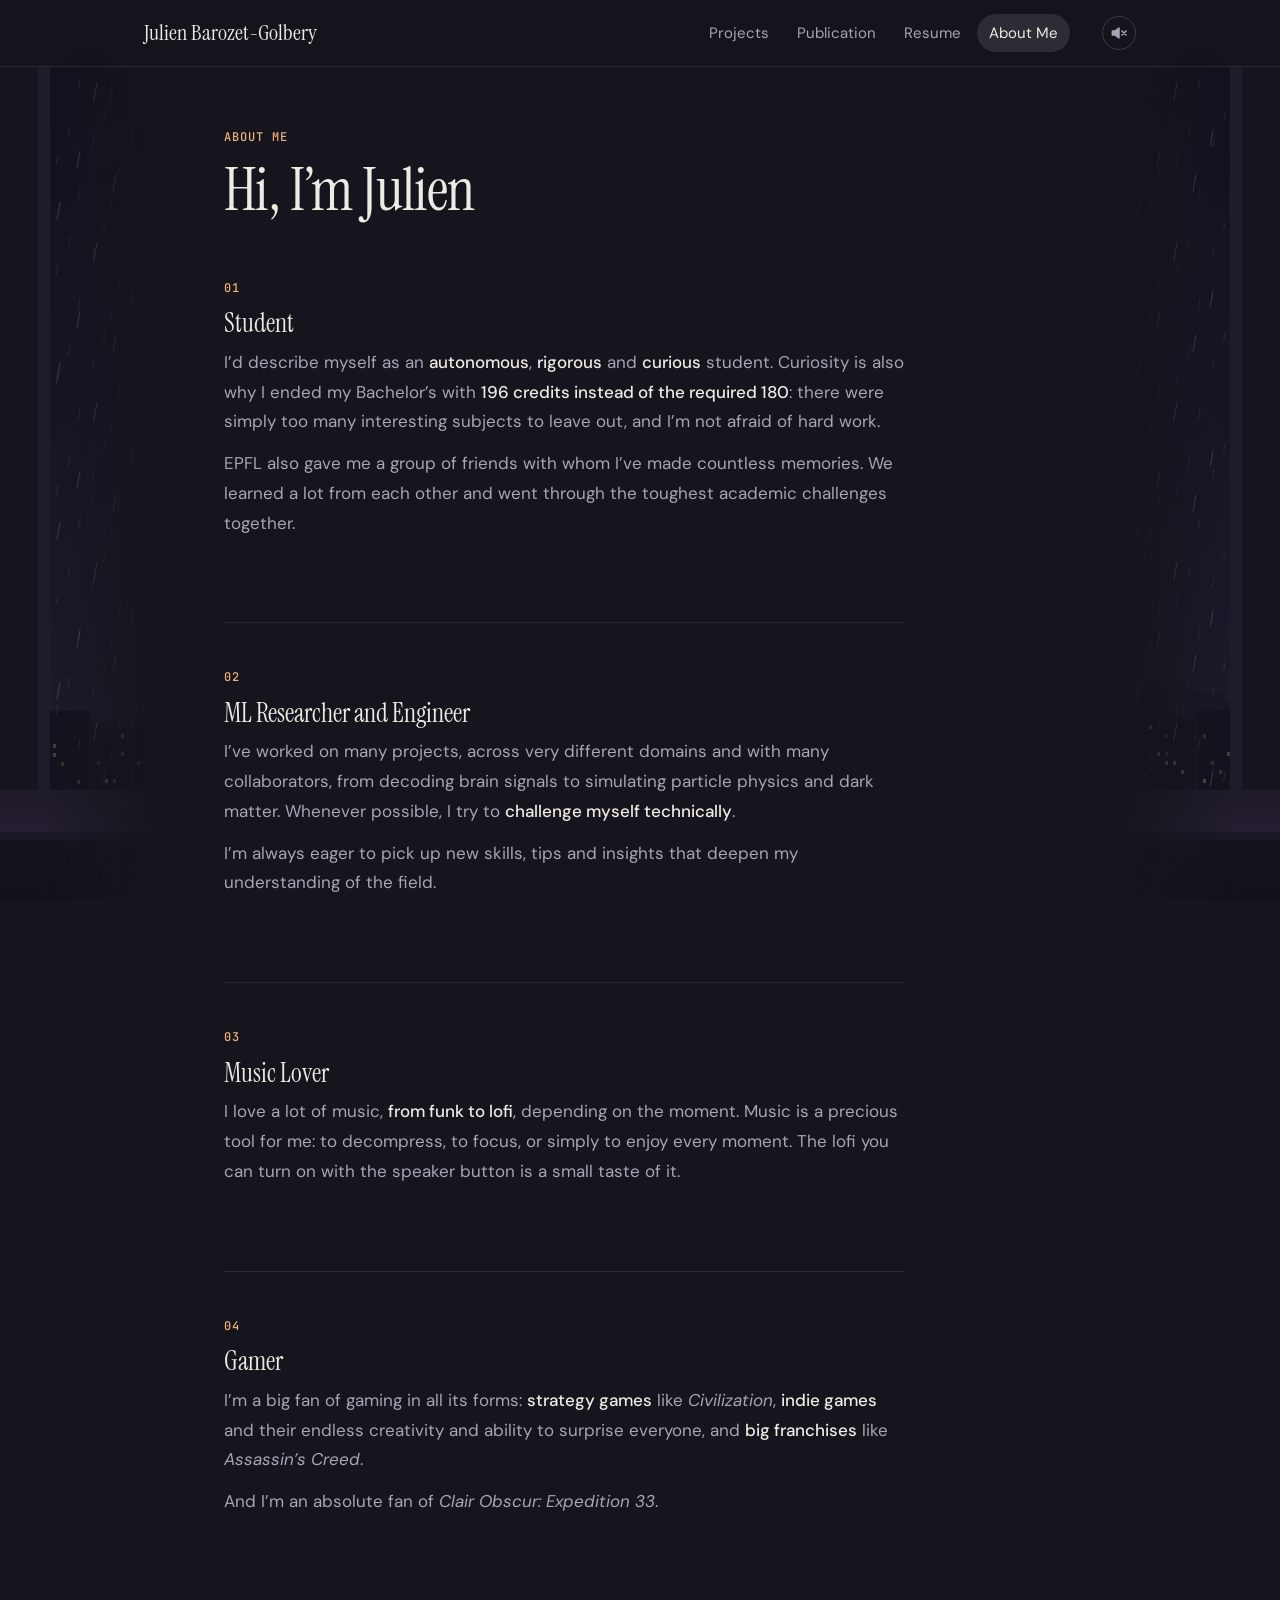
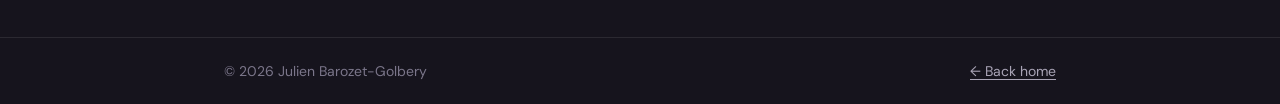
<file: about.html>
<!doctype html>
<html lang="en">
<head>
<meta charset="utf-8">
<meta name="viewport" content="width=device-width, initial-scale=1">
<title>About Me — Julien Barozet-Golbery</title>
<meta name="description" content="About Julien Barozet-Golbery: student at EPFL, aspiring ML researcher/engineer, music lover and gamer.">
<meta name="theme-color" content="#16141d">
<link rel="preconnect" href="https://fonts.googleapis.com">
<link rel="preconnect" href="https://fonts.gstatic.com" crossorigin>
<link href="https://fonts.googleapis.com/css2?family=DM+Sans:opsz,wght@9..40,400;9..40,500;9..40,700&family=Instrument+Serif:ital@0;1&family=JetBrains+Mono:wght@400;500&display=swap" rel="stylesheet">
<link rel="stylesheet" href="assets/site.css?v=13">
</head>
<body>
<div class="ambient" aria-hidden="true"><div class="amb-window"><div class="amb-city"></div><div class="amb-rain far"></div><div class="amb-rain"></div></div><div class="amb-desk"></div></div>
<a class="skip" href="#main">Skip to content</a>
<header class="top">
  <nav class="top-in" aria-label="Main">
    <a class="brand" href="index.html">Julien Barozet-Golbery</a>
    <ul class="links">
      <li><a href="projects.html">Projects</a></li>
      <li><a href="publications.html">Publication</a></li>
      <li><a href="resume.html">Resume</a></li>
      <li><a href="about.html" aria-current="page">About Me</a></li>
    </ul>
    <button class="mute" id="music" type="button" aria-pressed="false" aria-label="Background music" title="Play music and rain"><svg viewBox="0 0 24 24" aria-hidden="true"><path class="spk" d="M4 9.5h3.5L12 6v12l-4.5-3.5H4z"/><path class="on" d="M15.5 9.5a3.5 3.5 0 0 1 0 5M18 7a7 7 0 0 1 0 10"/><path class="off" d="M15.5 9.5l5 5M20.5 9.5l-5 5"/></svg></button>
  </nav>
</header>

<main id="main" class="detail">
  <div class="page-head">
    <span class="eyebrow">About Me</span>
    <h1>Hi, I’m Julien</h1>
  </div>

  <!-- ✏️ One <section class="chapter"> per side of me. Each fades in as the visitor scrolls. -->
  <article class="story">
    <section class="chapter" aria-labelledby="ch-student">
      <span class="num">01</span>
      <h2 id="ch-student">Student</h2>
      <p>I’d describe myself as an <strong>autonomous</strong>, <strong>rigorous</strong> and <strong>curious</strong> student. Curiosity is also why I ended my Bachelor’s with <strong>196 credits instead of the required 180</strong>: there were simply too many interesting subjects to leave out, and I’m not afraid of hard work.</p>
      <p>EPFL also gave me a group of friends with whom I’ve made countless memories. We learned a lot from each other and went through the toughest academic challenges together.</p>
    </section>

    <section class="chapter" aria-labelledby="ch-research">
      <span class="num">02</span>
      <h2 id="ch-research">ML Researcher and Engineer</h2>
      <p>I’ve worked on many projects, across very different domains and with many collaborators, from decoding brain signals to simulating particle physics and dark matter. Whenever possible, I try to <strong>challenge myself technically</strong>.</p>
      <p>I’m always eager to pick up new skills, tips and insights that deepen my understanding of the field.</p>
    </section>

    <section class="chapter" aria-labelledby="ch-music">
      <span class="num">03</span>
      <h2 id="ch-music">Music Lover</h2>
      <p>I love a lot of music, <strong>from funk to lofi</strong>, depending on the moment. Music is a precious tool for me: to decompress, to focus, or simply to enjoy every moment. The lofi you can turn on with the speaker button is a small taste of it.</p>
    </section>


    <section class="chapter" aria-labelledby="ch-gamer">
      <span class="num">04</span>
      <h2 id="ch-gamer">Gamer</h2>
      <p>I’m a big fan of gaming in all its forms: <strong>strategy games</strong> like <em>Civilization</em>, <strong>indie games</strong> and their endless creativity and ability to surprise everyone, and <strong>big franchises</strong> like <em>Assassin’s Creed</em>.</p>
      <p>And I’m an absolute fan of <em>Clair Obscur: Expedition 33</em>.</p>
    </section>
  </article>
</main>

<footer class="foot">
  <div class="foot-in"><span>© <span class="yr"></span> Julien Barozet-Golbery</span><a href="index.html">← Back home</a></div>
</footer>
<script>
{ // block scope: this page can run again when revisited without a reload (assets/router.js)
  document.querySelector('.yr').textContent = new Date().getFullYear();
  // each chapter fades in as it scrolls into view
  const chapters = document.querySelectorAll('.chapter');
  if ('IntersectionObserver' in window && !matchMedia('(prefers-reduced-motion: reduce)').matches) {
    const io = new IntersectionObserver(entries => entries.forEach(e => {
      if (e.isIntersecting) { e.target.classList.add('in'); io.unobserve(e.target); }
    }), { rootMargin: '0px 0px -12% 0px' });
    chapters.forEach(c => { c.classList.add('reveal'); io.observe(c); });
    document.addEventListener('page:leave', () => io.disconnect(), { once: true });
  }
}
</script>
<script src="assets/music.js?v=3"></script>
<script src="assets/router.js?v=3"></script>
</body>
</html>
</file>
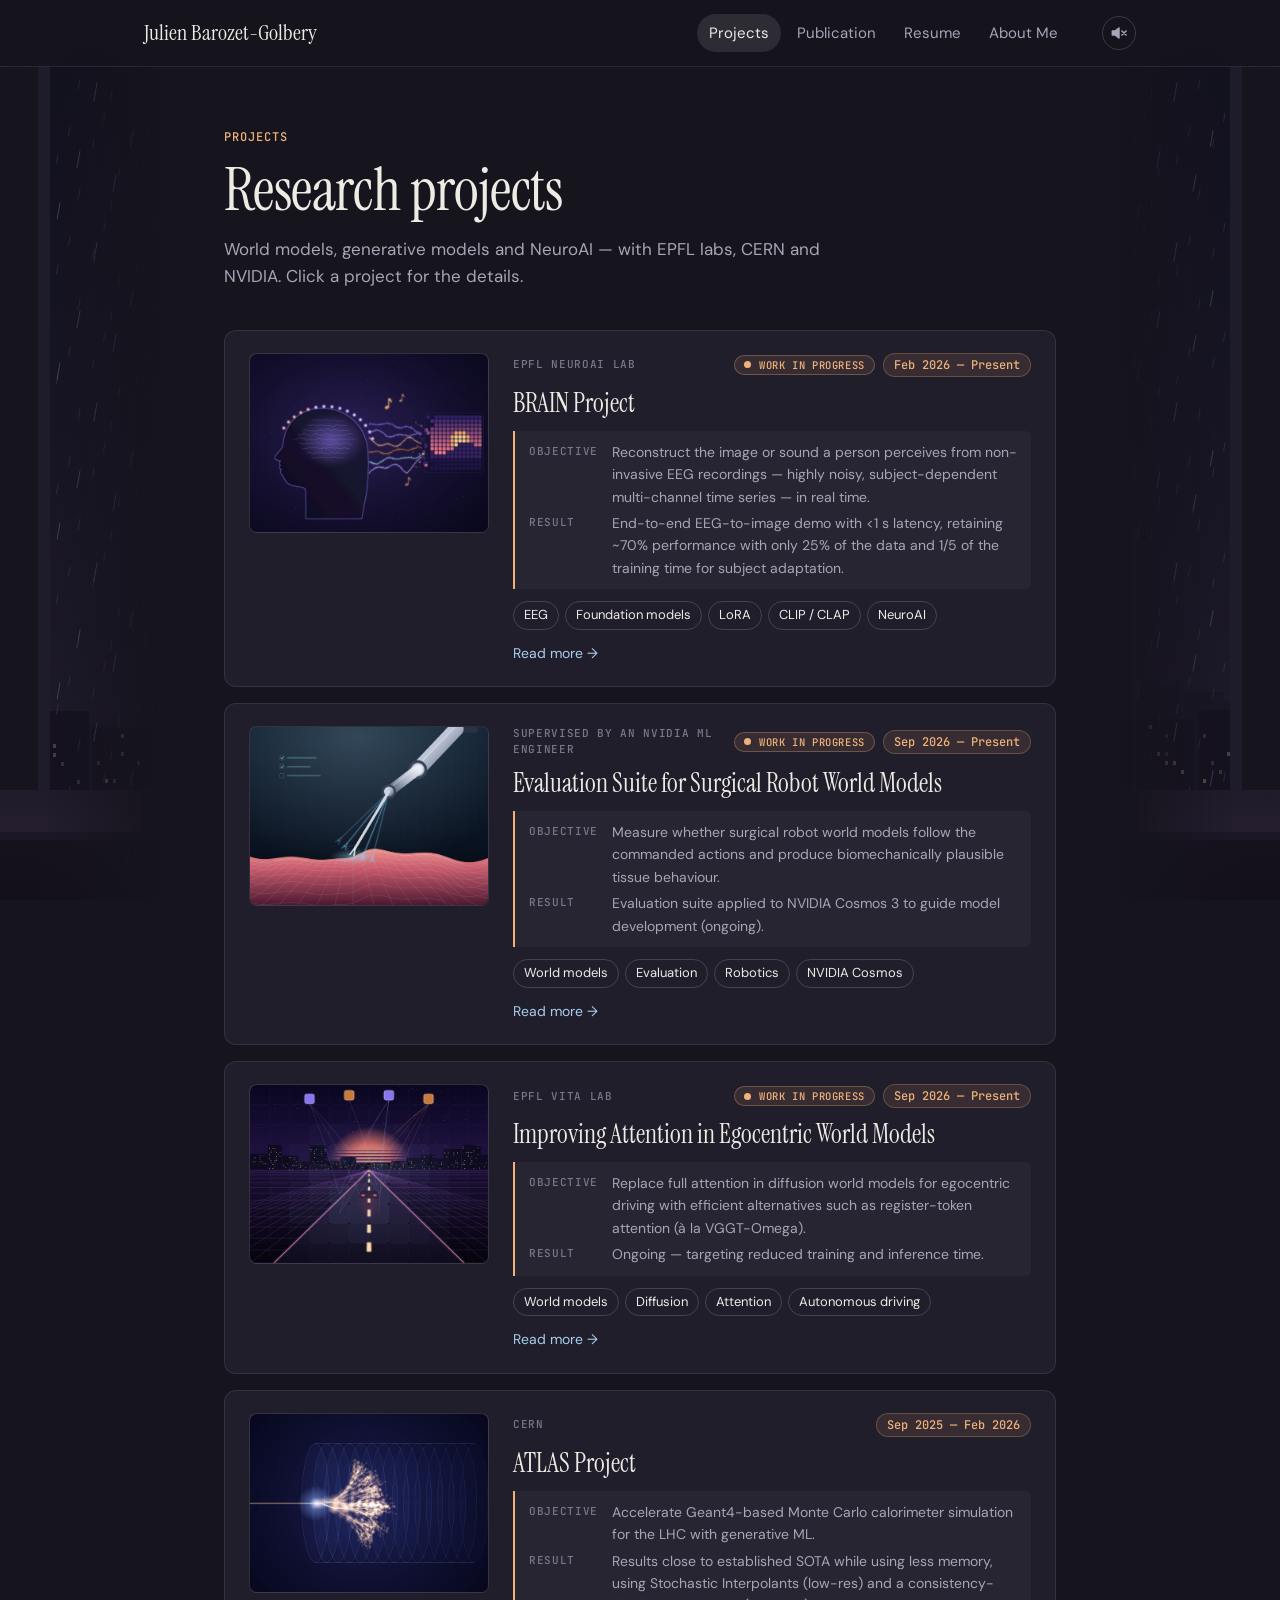
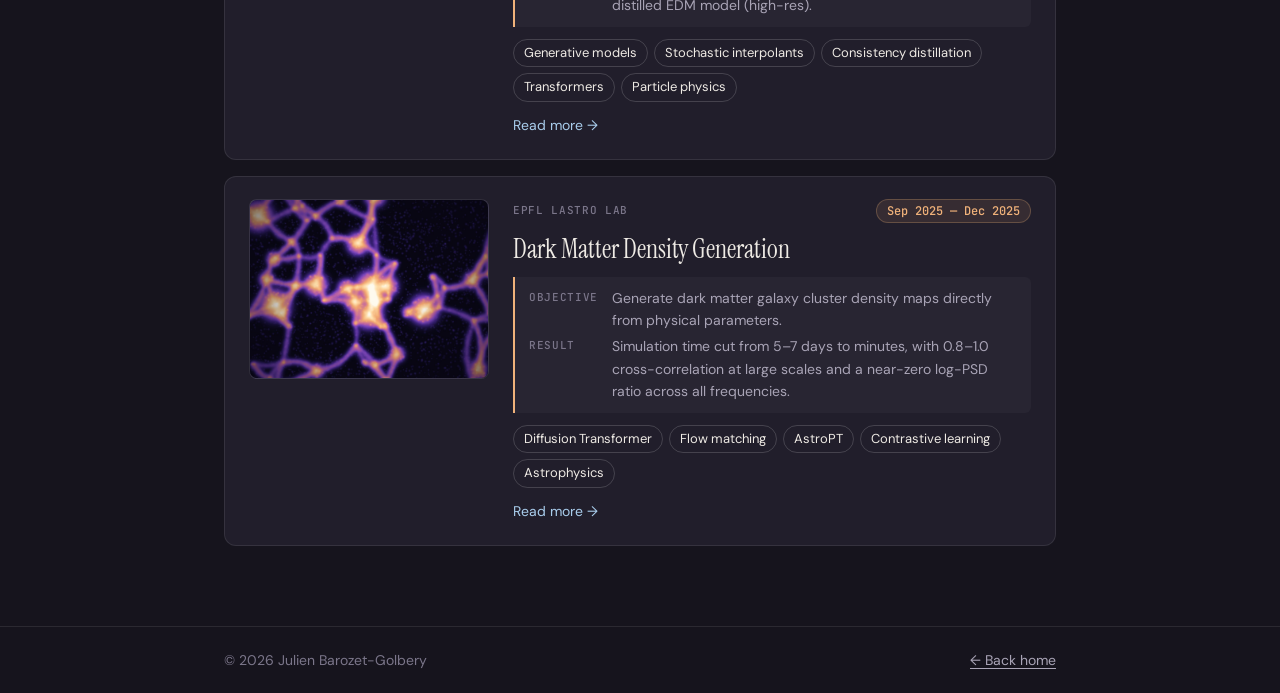
<file: projects.html>
<!doctype html>
<html lang="en">
<head>
<meta charset="utf-8">
<meta name="viewport" content="width=device-width, initial-scale=1">
<title>Projects — Julien Barozet-Golbery</title>
<meta name="description" content="Research projects by Julien Barozet-Golbery.">
<meta name="theme-color" content="#16141d">
<link rel="preconnect" href="https://fonts.googleapis.com">
<link rel="preconnect" href="https://fonts.gstatic.com" crossorigin>
<link href="https://fonts.googleapis.com/css2?family=DM+Sans:opsz,wght@9..40,400;9..40,500;9..40,700&family=Instrument+Serif:ital@0;1&family=JetBrains+Mono:wght@400;500&display=swap" rel="stylesheet">
<link rel="stylesheet" href="assets/site.css?v=13">
</head>
<body>
<div class="ambient" aria-hidden="true"><div class="amb-window"><div class="amb-city"></div><div class="amb-rain far"></div><div class="amb-rain"></div></div><div class="amb-desk"></div></div>
<a class="skip" href="#main">Skip to content</a>
<header class="top">
  <nav class="top-in" aria-label="Main">
    <a class="brand" href="index.html">Julien Barozet-Golbery</a>
    <ul class="links">
      <li><a href="projects.html" aria-current="page">Projects</a></li>
      <li><a href="publications.html">Publication</a></li>
      <li><a href="resume.html">Resume</a></li>
      <li><a href="about.html">About Me</a></li>
    </ul>
    <button class="mute" id="music" type="button" aria-pressed="false" aria-label="Background music" title="Play music and rain"><svg viewBox="0 0 24 24" aria-hidden="true"><path class="spk" d="M4 9.5h3.5L12 6v12l-4.5-3.5H4z"/><path class="on" d="M15.5 9.5a3.5 3.5 0 0 1 0 5M18 7a7 7 0 0 1 0 10"/><path class="off" d="M15.5 9.5l5 5M20.5 9.5l-5 5"/></svg></button>
  </nav>
</header>

<main id="main">
  <div class="page-head">
    <span class="eyebrow">Projects</span>
    <h1>Research projects</h1>
    <p class="intro">World models, generative models and NeuroAI — with EPFL labs, CERN and NVIDIA. Click a project for the details.</p>
  </div>

  <!-- ✏️ One <li class="project"> per project, shown in the order written here:
       add each new one at the top so the latest entry comes first.
       Each card links to its own page in projects/ (copy one of those files for a new project).
       Picture: replace <div class="thumb" aria-hidden="true"></div> with
         <div class="thumb"><img src="assets/projects/my-project.jpg" alt="Short description of the image"></div> -->
  <ul class="projects">
    <li class="project card">
      <div class="thumb"><img src="assets/projects/brain.jpg" alt="Illustration: EEG signals leaving a head and turning into a pixel image" loading="lazy" width="1200" height="900"></div>
      <div class="body">
        <div class="meta"><p class="tag">EPFL NeuroAI Lab</p><span class="meta-r"><span class="wip sm"><span aria-hidden="true"></span>Work in progress</span><span class="date">Feb 2026 — Present</span></span></div>
        <h3><a href="projects/brain.html">BRAIN Project</a></h3>
        <dl class="outcome">
          <dt>Objective</dt><dd>Reconstruct the image or sound a person perceives from non-invasive EEG recordings — highly noisy, subject-dependent multi-channel time series — in real time.</dd>
          <dt>Result</dt><dd>End-to-end EEG-to-image demo with &lt;1 s latency, retaining ~70% performance with only 25% of the data and 1/5 of the training time for subject adaptation.</dd>
        </dl>
        <ul class="kw" aria-label="Keywords"><li>EEG</li><li>Foundation models</li><li>LoRA</li><li>CLIP / CLAP</li><li>NeuroAI</li></ul>
        <span class="more" aria-hidden="true">Read more →</span>
      </div>
    </li>
    <li class="project card">
      <div class="thumb"><img src="assets/projects/surgical-world-models.jpg" alt="Illustration: a surgical robot arm touching tissue, with predicted instrument motions" loading="lazy" width="1200" height="900"></div>
      <div class="body">
        <div class="meta"><p class="tag">Supervised by an NVIDIA ML Engineer</p><span class="meta-r"><span class="wip sm"><span aria-hidden="true"></span>Work in progress</span><span class="date">Sep 2026 — Present</span></span></div>
        <h3><a href="projects/surgical-world-models.html">Evaluation Suite for Surgical Robot World Models</a></h3>
        <dl class="outcome">
          <dt>Objective</dt><dd>Measure whether surgical robot world models follow the commanded actions and produce biomechanically plausible tissue behaviour.</dd>
          <dt>Result</dt><dd>Evaluation suite applied to NVIDIA Cosmos 3 to guide model development (ongoing).</dd>
        </dl>
        <ul class="kw" aria-label="Keywords"><li>World models</li><li>Evaluation</li><li>Robotics</li><li>NVIDIA Cosmos</li></ul>
        <span class="more" aria-hidden="true">Read more →</span>
      </div>
    </li>
    <li class="project card">
      <div class="thumb"><img src="assets/projects/egocentric-attention.jpg" alt="Illustration: a night drive seen from the driver’s seat, overlaid with attention tokens" loading="lazy" width="1200" height="900"></div>
      <div class="body">
        <div class="meta"><p class="tag">EPFL VITA Lab</p><span class="meta-r"><span class="wip sm"><span aria-hidden="true"></span>Work in progress</span><span class="date">Sep 2026 — Present</span></span></div>
        <h3><a href="projects/egocentric-attention.html">Improving Attention in Egocentric World Models</a></h3>
        <dl class="outcome">
          <dt>Objective</dt><dd>Replace full attention in diffusion world models for egocentric driving with efficient alternatives such as register-token attention (à la VGGT-Omega).</dd>
          <dt>Result</dt><dd>Ongoing — targeting reduced training and inference time.</dd>
        </dl>
        <ul class="kw" aria-label="Keywords"><li>World models</li><li>Diffusion</li><li>Attention</li><li>Autonomous driving</li></ul>
        <span class="more" aria-hidden="true">Read more →</span>
      </div>
    </li>
    <li class="project card">
      <div class="thumb"><img src="assets/projects/atlas.jpg" alt="Illustration: a particle shower cascading through the layers of a calorimeter" loading="lazy" width="1200" height="900"></div>
      <div class="body">
        <div class="meta"><p class="tag">CERN</p><span class="meta-r"><span class="date">Sep 2025 — Feb 2026</span></span></div>
        <h3><a href="projects/atlas.html">ATLAS Project</a></h3>
        <dl class="outcome">
          <dt>Objective</dt><dd>Accelerate Geant4-based Monte Carlo calorimeter simulation for the LHC with generative ML.</dd>
          <dt>Result</dt><dd>Results close to established SOTA while using less memory, using Stochastic Interpolants (low-res) and a consistency-distilled EDM model (high-res).</dd>
        </dl>
        <ul class="kw" aria-label="Keywords"><li>Generative models</li><li>Stochastic interpolants</li><li>Consistency distillation</li><li>Transformers</li><li>Particle physics</li></ul>
        <span class="more" aria-hidden="true">Read more →</span>
      </div>
    </li>
    <li class="project card">
      <div class="thumb"><img src="assets/projects/dark-matter.jpg" alt="Illustration: a glowing cosmic web of dark-matter halos and filaments" loading="lazy" width="1200" height="900"></div>
      <div class="body">
        <div class="meta"><p class="tag">EPFL LASTRO Lab</p><span class="meta-r"><span class="date">Sep 2025 — Dec 2025</span></span></div>
        <h3><a href="projects/dark-matter.html">Dark Matter Density Generation</a></h3>
        <dl class="outcome">
          <dt>Objective</dt><dd>Generate dark matter galaxy cluster density maps directly from physical parameters.</dd>
          <dt>Result</dt><dd>Simulation time cut from 5–7 days to minutes, with 0.8–1.0 cross-correlation at large scales and a near-zero log-PSD ratio across all frequencies.</dd>
        </dl>
        <ul class="kw" aria-label="Keywords"><li>Diffusion Transformer</li><li>Flow matching</li><li>AstroPT</li><li>Contrastive learning</li><li>Astrophysics</li></ul>
        <span class="more" aria-hidden="true">Read more →</span>
      </div>
    </li>
  </ul>
</main>

<footer class="foot">
  <div class="foot-in"><span>© <span class="yr"></span> Julien Barozet-Golbery</span><a href="index.html">← Back home</a></div>
</footer>
<script>document.querySelector('.yr').textContent = new Date().getFullYear();</script>
<script src="assets/music.js?v=3"></script>
<script src="assets/router.js?v=3"></script>
</body>
</html>
</file>
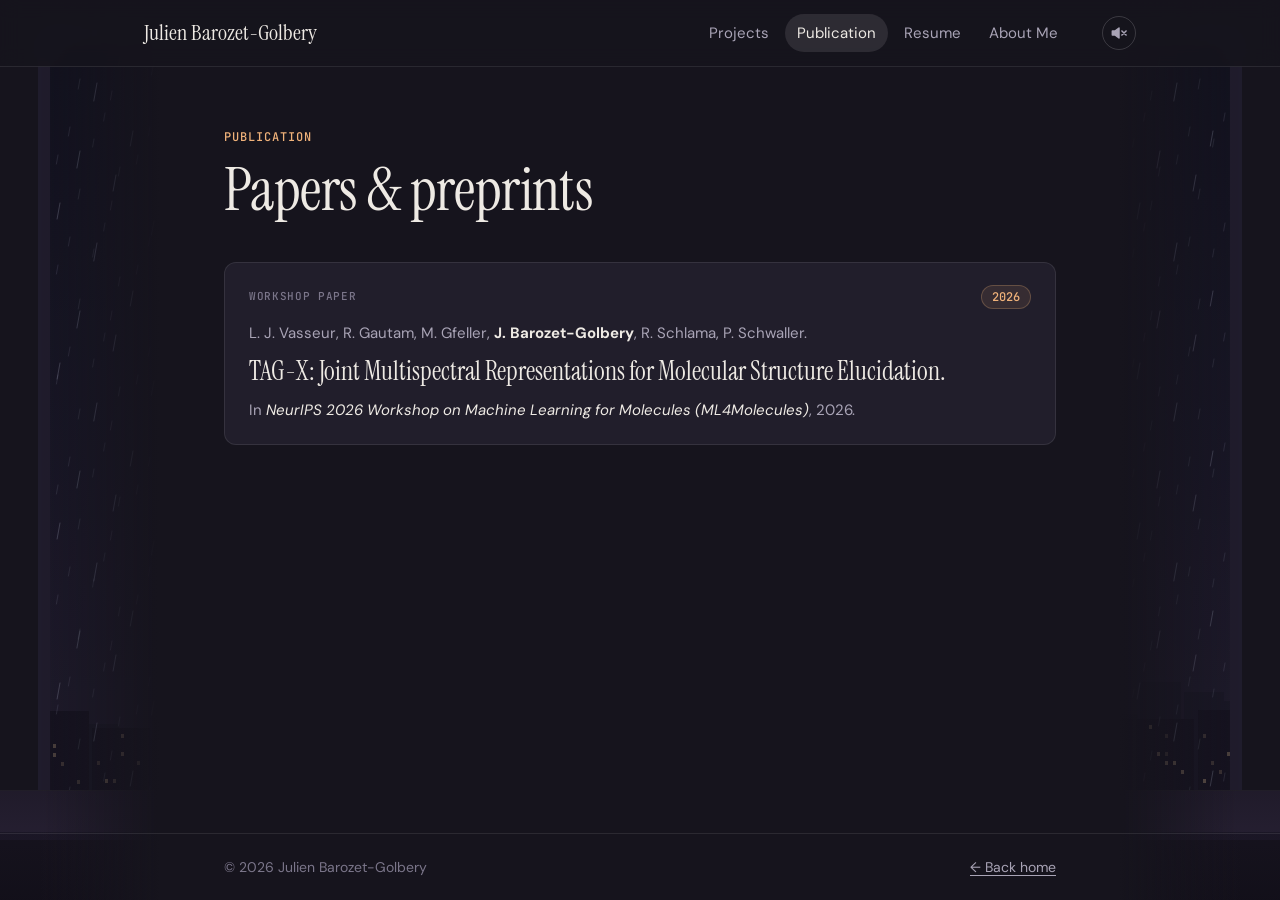
<file: publications.html>
<!doctype html>
<html lang="en">
<head>
<meta charset="utf-8">
<meta name="viewport" content="width=device-width, initial-scale=1">
<title>Publication — Julien Barozet-Golbery</title>
<meta name="description" content="Papers and preprints by Julien Barozet-Golbery.">
<meta name="theme-color" content="#16141d">
<link rel="preconnect" href="https://fonts.googleapis.com">
<link rel="preconnect" href="https://fonts.gstatic.com" crossorigin>
<link href="https://fonts.googleapis.com/css2?family=DM+Sans:opsz,wght@9..40,400;9..40,500;9..40,700&family=Instrument+Serif:ital@0;1&family=JetBrains+Mono:wght@400;500&display=swap" rel="stylesheet">
<link rel="stylesheet" href="assets/site.css?v=13">
</head>
<body>
<div class="ambient" aria-hidden="true"><div class="amb-window"><div class="amb-city"></div><div class="amb-rain far"></div><div class="amb-rain"></div></div><div class="amb-desk"></div></div>
<a class="skip" href="#main">Skip to content</a>
<header class="top">
  <nav class="top-in" aria-label="Main">
    <a class="brand" href="index.html">Julien Barozet-Golbery</a>
    <ul class="links">
      <li><a href="projects.html">Projects</a></li>
      <li><a href="publications.html" aria-current="page">Publication</a></li>
      <li><a href="resume.html">Resume</a></li>
      <li><a href="about.html">About Me</a></li>
    </ul>
    <button class="mute" id="music" type="button" aria-pressed="false" aria-label="Background music" title="Play music and rain"><svg viewBox="0 0 24 24" aria-hidden="true"><path class="spk" d="M4 9.5h3.5L12 6v12l-4.5-3.5H4z"/><path class="on" d="M15.5 9.5a3.5 3.5 0 0 1 0 5M18 7a7 7 0 0 1 0 10"/><path class="off" d="M15.5 9.5l5 5M20.5 9.5l-5 5"/></svg></button>
  </nav>
</header>

<main id="main">
  <div class="page-head">
    <span class="eyebrow">Publication</span>
    <h1>Papers &amp; preprints</h1>
  </div>

  <!-- ✏️ One <li class="project pub card"> per paper, in the order written here: add new papers at the top.
       Citation order: authors, title, venue, year. Put your own name inside <strong>. -->
  <ol class="projects">
    <li class="project pub card">
      <div class="body">
        <div class="meta"><p class="tag">Workshop paper</p><span class="date">2026</span></div>
        <p class="authors">L. J. Vasseur, R. Gautam, M. Gfeller, <strong>J. Barozet-Golbery</strong>, R. Schlama, P. Schwaller.</p>
        <h3>TAG-X: Joint Multispectral Representations for Molecular Structure Elucidation.</h3>
        <p class="venue">In <em>NeurIPS 2026 Workshop on Machine Learning for Molecules (ML4Molecules)</em>, 2026.</p>
        <div class="actions">
          <!-- ✏️ Add when available:
          <a class="btn ghost sm" href="…">PDF ↗</a>
          <a class="btn ghost sm" href="…">arXiv ↗</a>
          <a class="btn ghost sm" href="…">Code ↗</a> -->
        </div>
      </div>
    </li>
  </ol>
</main>

<footer class="foot">
  <div class="foot-in"><span>© <span class="yr"></span> Julien Barozet-Golbery</span><a href="index.html">← Back home</a></div>
</footer>

<script>
document.querySelector('.yr').textContent = new Date().getFullYear();
</script>
<script src="assets/music.js?v=3"></script>
<script src="assets/router.js?v=3"></script>
</body>
</html>
</file>
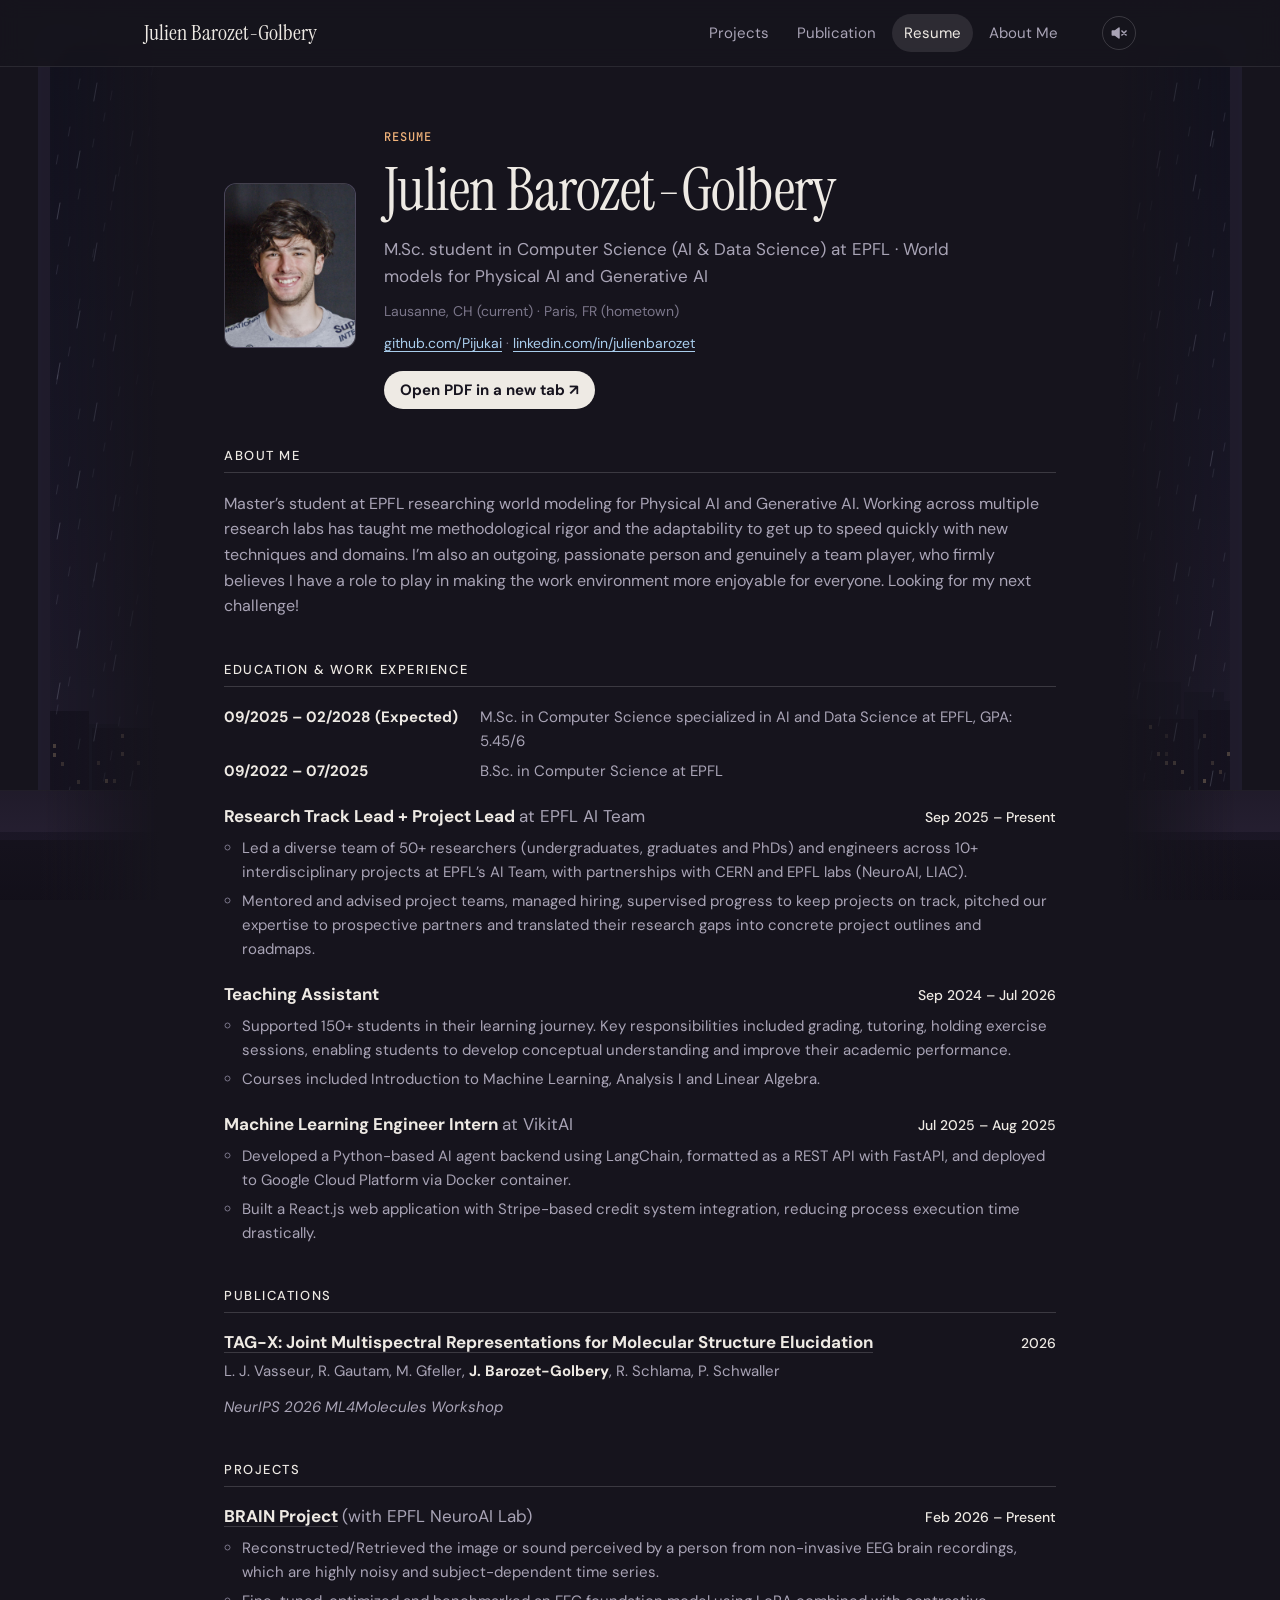
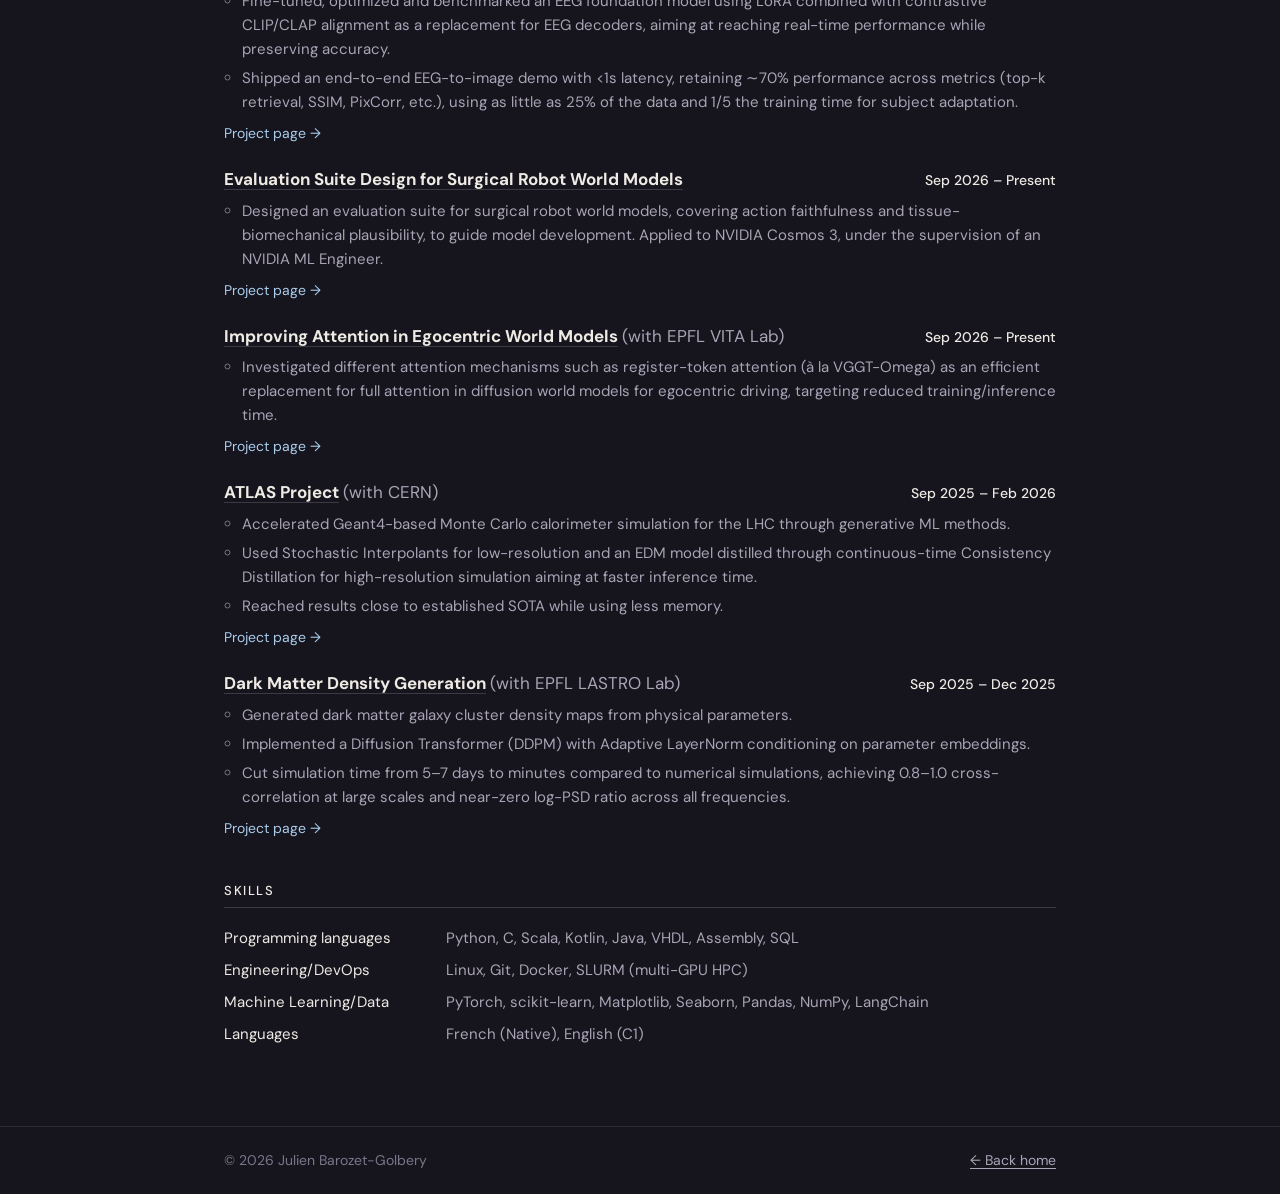
<file: resume.html>
<!doctype html>
<html lang="en">
<head>
<meta charset="utf-8">
<meta name="viewport" content="width=device-width, initial-scale=1">
<title>Resume — Julien Barozet-Golbery</title>
<meta name="description" content="Resume of Julien Barozet-Golbery — M.Sc. Computer Science student at EPFL working on world models and generative AI.">
<meta name="theme-color" content="#16141d">
<link rel="preconnect" href="https://fonts.googleapis.com">
<link rel="preconnect" href="https://fonts.gstatic.com" crossorigin>
<link href="https://fonts.googleapis.com/css2?family=DM+Sans:opsz,wght@9..40,400;9..40,500;9..40,700&family=Instrument+Serif:ital@0;1&family=JetBrains+Mono:wght@400;500&display=swap" rel="stylesheet">
<link rel="stylesheet" href="assets/site.css?v=13">
</head>
<body>
<div class="ambient" aria-hidden="true"><div class="amb-window"><div class="amb-city"></div><div class="amb-rain far"></div><div class="amb-rain"></div></div><div class="amb-desk"></div></div>
<a class="skip" href="#main">Skip to content</a>
<header class="top">
  <nav class="top-in" aria-label="Main">
    <a class="brand" href="index.html">Julien Barozet-Golbery</a>
    <ul class="links">
      <li><a href="projects.html">Projects</a></li>
      <li><a href="publications.html">Publication</a></li>
      <li><a href="resume.html" aria-current="page">Resume</a></li>
      <li><a href="about.html">About Me</a></li>
    </ul>
    <button class="mute" id="music" type="button" aria-pressed="false" aria-label="Background music" title="Play music and rain"><svg viewBox="0 0 24 24" aria-hidden="true"><path class="spk" d="M4 9.5h3.5L12 6v12l-4.5-3.5H4z"/><path class="on" d="M15.5 9.5a3.5 3.5 0 0 1 0 5M18 7a7 7 0 0 1 0 10"/><path class="off" d="M15.5 9.5l5 5M20.5 9.5l-5 5"/></svg></button>
  </nav>
</header>

<main id="main">
  <div class="page-head resume-head">
    <!-- ✏️ The photo is assets/photo.jpeg (same file as the frame on the home page). Initials show until it exists. -->
    <div class="avatar"><span aria-hidden="true">JB</span><img src="assets/photo.jpeg" alt="Portrait of Julien Barozet-Golbery" onerror="this.remove()"></div>
    <div class="resume-id">
      <span class="eyebrow">Resume</span>
      <h1>Julien <span class="nw">Barozet-Golbery</span></h1>
      <p class="intro">M.Sc. student in Computer Science (AI &amp; Data Science) at EPFL · World models for Physical AI and Generative AI</p>
      <p class="id-line">Lausanne, CH (current) · Paris, FR (hometown)</p>
      <p class="id-line">
        <a href="https://github.com/Pijukai" target="_blank" rel="noopener">github.com/Pijukai</a> ·
        <a href="https://www.linkedin.com/in/julienbarozet" target="_blank" rel="noopener">linkedin.com/in/julienbarozet</a></p>
      <div class="actions no-print">
        <!-- ✏️ The PDF is resume.pdf in the repo root -->
        <a class="btn" href="resume.pdf" target="_blank" rel="noopener">Open PDF in a new tab ↗</a>
      </div>
    </div>
  </div>

  <!-- ✏️ Same order and content as the PDF resume (resume.pdf). -->
  <section class="cv" aria-labelledby="cv-about">
    <h2 id="cv-about">About me</h2>
    <p>Master’s student at EPFL researching world modeling for Physical AI and Generative AI. Working across multiple research labs has taught me methodological rigor and the adaptability to get up to speed quickly with new techniques and domains. I’m also an outgoing, passionate person and genuinely a team player, who firmly believes I have a role to play in making the work environment more enjoyable for everyone. Looking for my next challenge!</p>
  </section>

  <section class="cv" aria-labelledby="cv-exp">
    <h2 id="cv-exp">Education &amp; Work Experience</h2>
    <dl class="cv-edu">
      <dt>09/2025 – 02/2028 (Expected)</dt><dd>M.Sc. in Computer Science specialized in AI and Data Science at EPFL, GPA: 5.45/6</dd>
      <dt>09/2022 – 07/2025</dt><dd>B.Sc. in Computer Science at EPFL</dd>
    </dl>
    <ul class="cv-list">
      <li class="cv-item">
        <div class="cv-row"><h3>Research Track Lead + Project Lead <span class="cv-org">at EPFL AI Team</span></h3><span class="cv-when">Sep 2025 – Present</span></div>
        <ul>
          <li>Led a diverse team of 50+ researchers (undergraduates, graduates and PhDs) and engineers across 10+ interdisciplinary projects at EPFL’s AI Team, with partnerships with CERN and EPFL labs (NeuroAI, LIAC).</li>
          <li>Mentored and advised project teams, managed hiring, supervised progress to keep projects on track, pitched our expertise to prospective partners and translated their research gaps into concrete project outlines and roadmaps.</li>
        </ul>
      </li>
      <li class="cv-item">
        <div class="cv-row"><h3>Teaching Assistant</h3><span class="cv-when">Sep 2024 – Jul 2026</span></div>
        <ul>
          <li>Supported 150+ students in their learning journey. Key responsibilities included grading, tutoring, holding exercise sessions, enabling students to develop conceptual understanding and improve their academic performance.</li>
          <li>Courses included Introduction to Machine Learning, Analysis I and Linear Algebra.</li>
        </ul>
      </li>
      <li class="cv-item">
        <div class="cv-row"><h3>Machine Learning Engineer Intern <span class="cv-org">at VikitAI</span></h3><span class="cv-when">Jul 2025 – Aug 2025</span></div>
        <ul>
          <li>Developed a Python-based AI agent backend using LangChain, formatted as a REST API with FastAPI, and deployed to Google Cloud Platform via Docker container.</li>
          <li>Built a React.js web application with Stripe-based credit system integration, reducing process execution time drastically.</li>
        </ul>
      </li>
    </ul>
  </section>

  <section class="cv" aria-labelledby="cv-pub">
    <h2 id="cv-pub">Publications</h2>
    <ul class="cv-list">
      <li class="cv-item">
        <div class="cv-row"><h3><a href="publications.html">TAG-X: Joint Multispectral Representations for Molecular Structure Elucidation</a></h3><span class="cv-when">2026</span></div>
        <p class="cv-authors">L. J. Vasseur, R. Gautam, M. Gfeller, <strong>J. Barozet-Golbery</strong>, R. Schlama, P. Schwaller</p>
        <p class="cv-venue">NeurIPS 2026 ML4Molecules Workshop</p>
      </li>
    </ul>
  </section>

  <section class="cv" aria-labelledby="cv-proj">
    <h2 id="cv-proj">Projects</h2>
    <ul class="cv-list">
      <li class="cv-item">
        <div class="cv-row"><h3><a href="projects/brain.html">BRAIN Project</a> <span class="cv-org">(with EPFL NeuroAI Lab)</span></h3><span class="cv-when">Feb 2026 – Present</span></div>
        <ul>
          <li>Reconstructed/Retrieved the image or sound perceived by a person from non-invasive EEG brain recordings, which are highly noisy and subject-dependent time series.</li>
          <li>Fine-tuned, optimized and benchmarked an EEG foundation model using LoRA combined with contrastive CLIP/CLAP alignment as a replacement for EEG decoders, aiming at reaching real-time performance while preserving accuracy.</li>
          <li>Shipped an end-to-end EEG-to-image demo with &lt;1s latency, retaining ∼70% performance across metrics (top-k retrieval, SSIM, PixCorr, etc.), using as little as 25% of the data and 1/5 the training time for subject adaptation.</li>
        </ul>
        <a class="cv-more" href="projects/brain.html">Project page →</a>
      </li>
      <li class="cv-item">
        <div class="cv-row"><h3><a href="projects/surgical-world-models.html">Evaluation Suite Design for Surgical Robot World Models</a></h3><span class="cv-when">Sep 2026 – Present</span></div>
        <ul>
          <li>Designed an evaluation suite for surgical robot world models, covering action faithfulness and tissue-biomechanical plausibility, to guide model development. Applied to NVIDIA Cosmos 3, under the supervision of an NVIDIA ML Engineer.</li>
        </ul>
        <a class="cv-more" href="projects/surgical-world-models.html">Project page →</a>
      </li>
      <li class="cv-item">
        <div class="cv-row"><h3><a href="projects/egocentric-attention.html">Improving Attention in Egocentric World Models</a> <span class="cv-org">(with EPFL VITA Lab)</span></h3><span class="cv-when">Sep 2026 – Present</span></div>
        <ul>
          <li>Investigated different attention mechanisms such as register-token attention (à la VGGT-Omega) as an efficient replacement for full attention in diffusion world models for egocentric driving, targeting reduced training/inference time.</li>
        </ul>
        <a class="cv-more" href="projects/egocentric-attention.html">Project page →</a>
      </li>
      <li class="cv-item">
        <div class="cv-row"><h3><a href="projects/atlas.html">ATLAS Project</a> <span class="cv-org">(with CERN)</span></h3><span class="cv-when">Sep 2025 – Feb 2026</span></div>
        <ul>
          <li>Accelerated Geant4-based Monte Carlo calorimeter simulation for the LHC through generative ML methods.</li>
          <li>Used Stochastic Interpolants for low-resolution and an EDM model distilled through continuous-time Consistency Distillation for high-resolution simulation aiming at faster inference time.</li>
          <li>Reached results close to established SOTA while using less memory.</li>
        </ul>
        <a class="cv-more" href="projects/atlas.html">Project page →</a>
      </li>
      <li class="cv-item">
        <div class="cv-row"><h3><a href="projects/dark-matter.html">Dark Matter Density Generation</a> <span class="cv-org">(with EPFL LASTRO Lab)</span></h3><span class="cv-when">Sep 2025 – Dec 2025</span></div>
        <ul>
          <li>Generated dark matter galaxy cluster density maps from physical parameters.</li>
          <li>Implemented a Diffusion Transformer (DDPM) with Adaptive LayerNorm conditioning on parameter embeddings.</li>
          <li>Cut simulation time from 5–7 days to minutes compared to numerical simulations, achieving 0.8–1.0 cross-correlation at large scales and near-zero log-PSD ratio across all frequencies.</li>
        </ul>
        <a class="cv-more" href="projects/dark-matter.html">Project page →</a>
      </li>
    </ul>
  </section>

  <section class="cv" aria-labelledby="cv-skills">
    <h2 id="cv-skills">Skills</h2>
    <dl class="cv-skills">
      <dt>Programming languages</dt><dd>Python, C, Scala, Kotlin, Java, VHDL, Assembly, SQL</dd>
      <dt>Engineering/DevOps</dt><dd>Linux, Git, Docker, SLURM (multi-GPU HPC)</dd>
      <dt>Machine Learning/Data</dt><dd>PyTorch, scikit-learn, Matplotlib, Seaborn, Pandas, NumPy, LangChain</dd>
      <dt>Languages</dt><dd>French (Native), English (C1)</dd>
    </dl>
  </section>

</main>

<footer class="foot">
  <div class="foot-in"><span>© <span class="yr"></span> Julien Barozet-Golbery</span><a href="index.html">← Back home</a></div>
</footer>
<script>document.querySelector('.yr').textContent = new Date().getFullYear();</script>
<script src="assets/music.js?v=3"></script>
<script src="assets/router.js?v=3"></script>
</body>
</html>
</file>
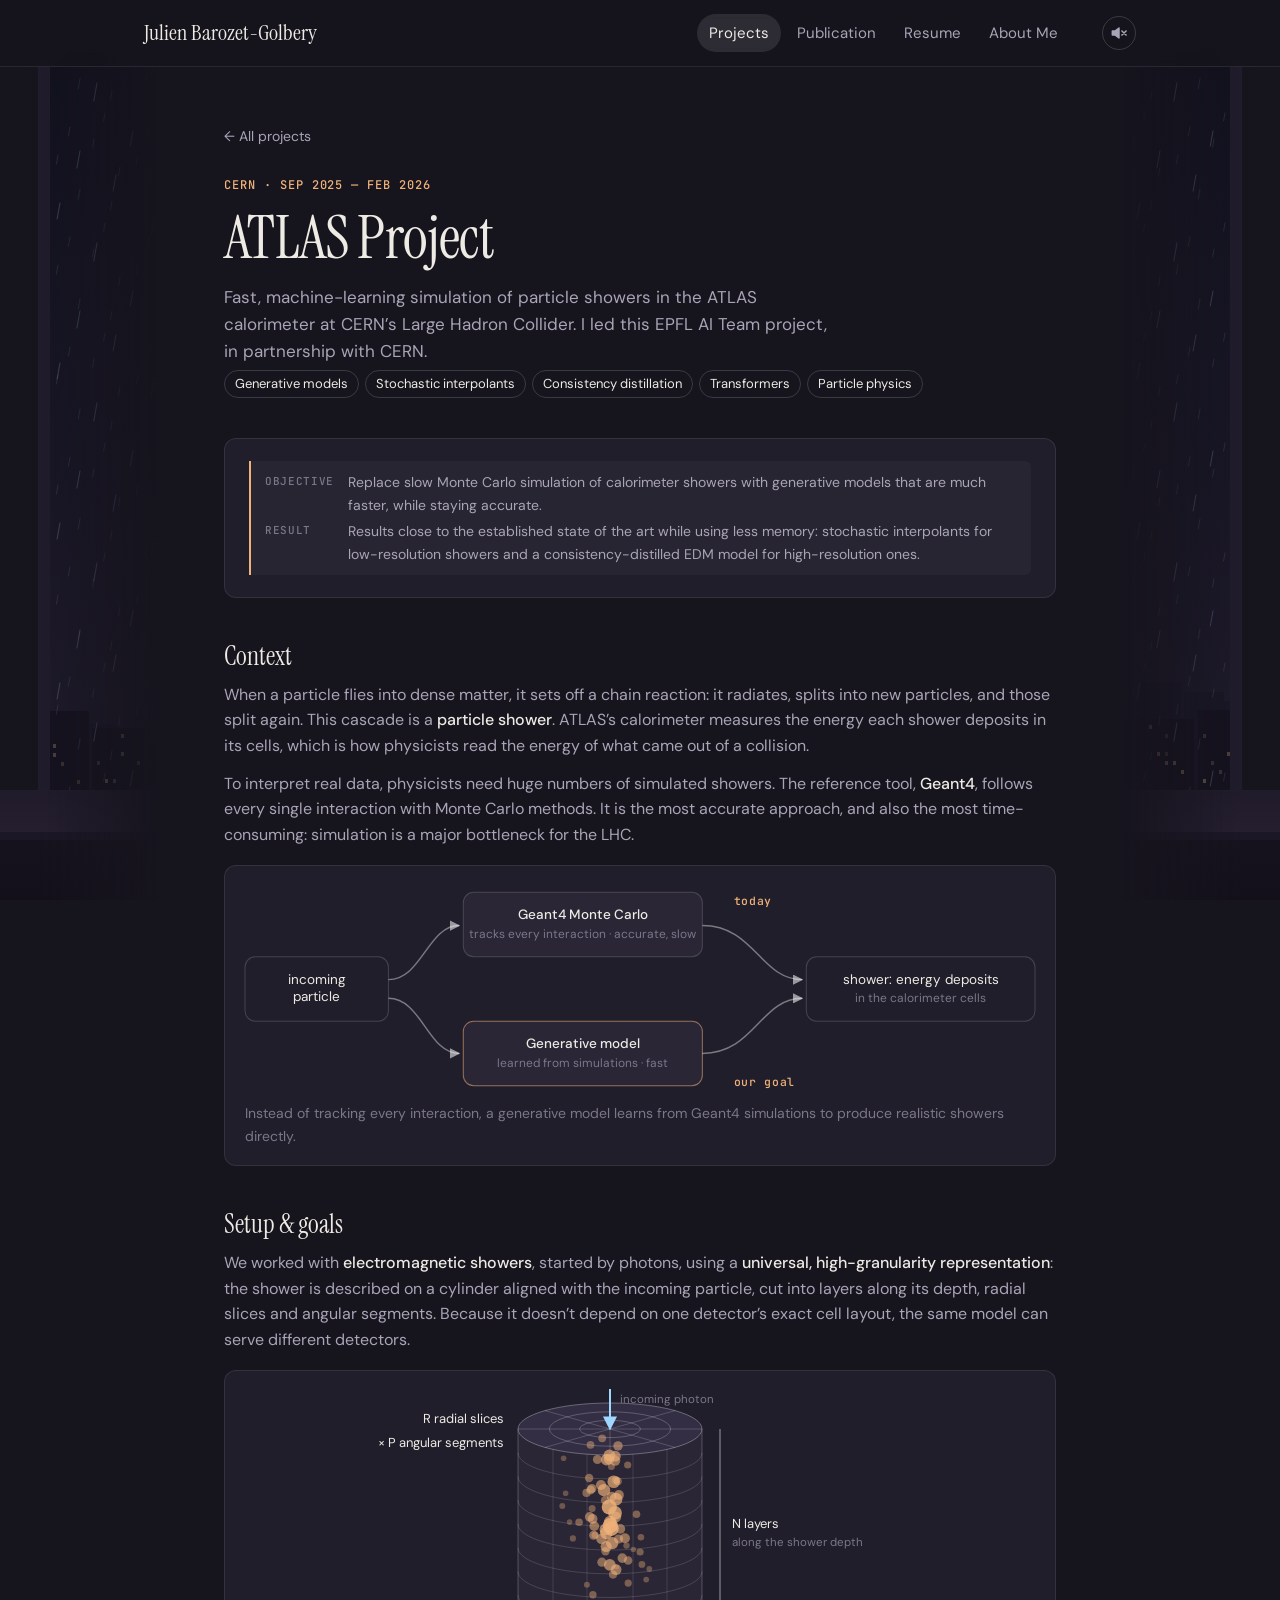
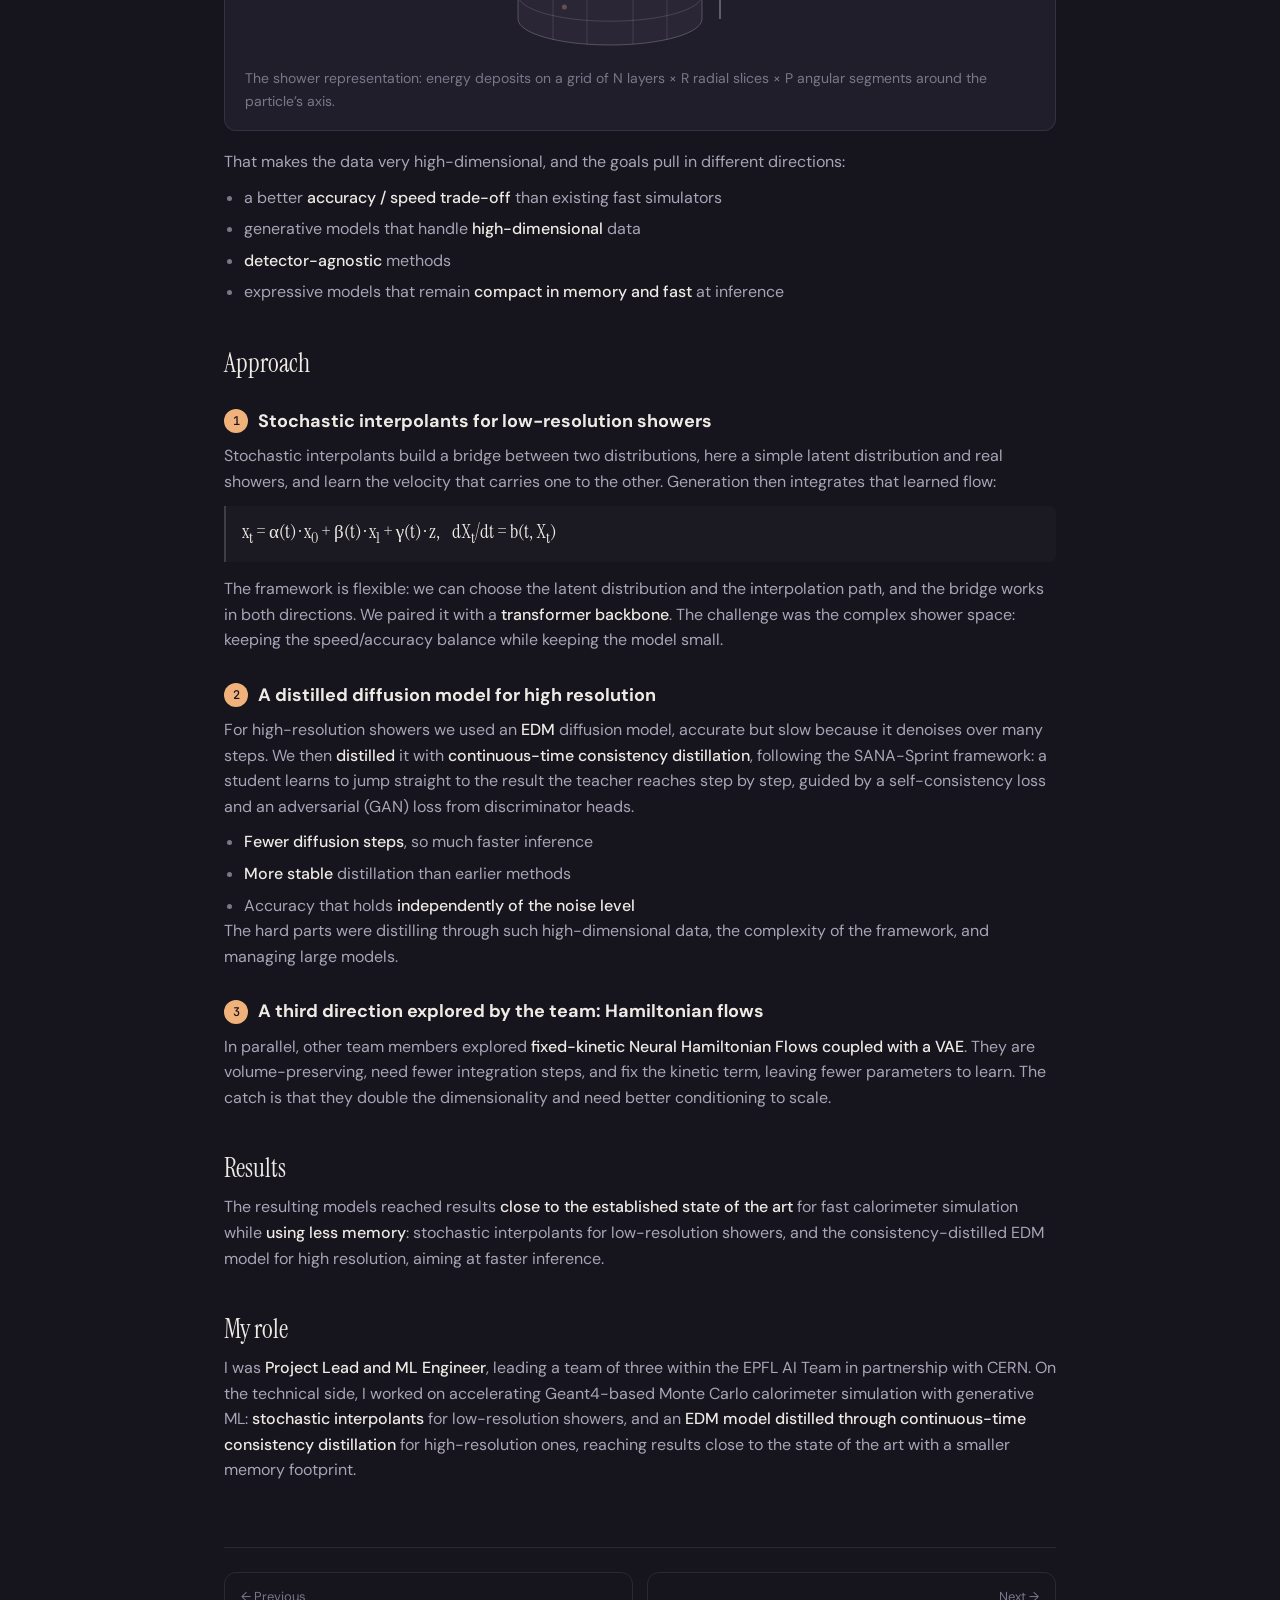
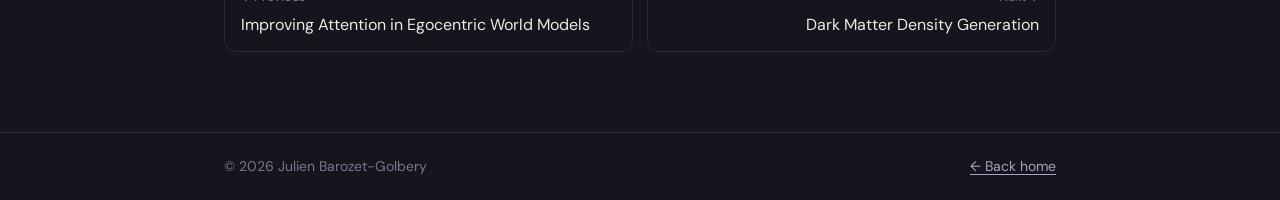
<file: projects/atlas.html>
<!doctype html>
<html lang="en">
<head>
<meta charset="utf-8">
<meta name="viewport" content="width=device-width, initial-scale=1">
<title>ATLAS Project — Julien Barozet-Golbery</title>
<meta name="description" content="Fast generative simulation of particle showers in the ATLAS calorimeter at CERN, with stochastic interpolants and consistency-distilled diffusion.">
<meta name="theme-color" content="#16141d">
<link rel="preconnect" href="https://fonts.googleapis.com">
<link rel="preconnect" href="https://fonts.gstatic.com" crossorigin>
<link href="https://fonts.googleapis.com/css2?family=DM+Sans:opsz,wght@9..40,400;9..40,500;9..40,700&family=Instrument+Serif:ital@0;1&family=JetBrains+Mono:wght@400;500&display=swap" rel="stylesheet">
<link rel="stylesheet" href="../assets/site.css?v=13">
</head>
<body>
<div class="ambient" aria-hidden="true"><div class="amb-window"><div class="amb-city"></div><div class="amb-rain far"></div><div class="amb-rain"></div></div><div class="amb-desk"></div></div>
<a class="skip" href="#main">Skip to content</a>
<header class="top">
  <nav class="top-in" aria-label="Main">
    <a class="brand" href="../index.html">Julien Barozet-Golbery</a>
    <ul class="links">
      <li><a href="../projects.html" aria-current="page">Projects</a></li>
      <li><a href="../publications.html">Publication</a></li>
      <li><a href="../resume.html">Resume</a></li>
      <li><a href="../about.html">About Me</a></li>
    </ul>
    <button class="mute" id="music" type="button" aria-pressed="false" aria-label="Background music" title="Play music and rain"><svg viewBox="0 0 24 24" aria-hidden="true"><path class="spk" d="M4 9.5h3.5L12 6v12l-4.5-3.5H4z"/><path class="on" d="M15.5 9.5a3.5 3.5 0 0 1 0 5M18 7a7 7 0 0 1 0 10"/><path class="off" d="M15.5 9.5l5 5M20.5 9.5l-5 5"/></svg></button>
  </nav>
</header>

<main id="main" class="detail">
  <a class="back" href="../projects.html">← All projects</a>
  <div class="page-head">
    <span class="eyebrow">CERN · Sep 2025 — Feb 2026</span>
    <h1>ATLAS Project</h1>
    <p class="intro">Fast, machine-learning simulation of particle showers in the ATLAS calorimeter at CERN’s Large Hadron Collider. I led this EPFL AI Team project, in partnership with CERN.</p>
    <ul class="kw" aria-label="Keywords"><li>Generative models</li><li>Stochastic interpolants</li><li>Consistency distillation</li><li>Transformers</li><li>Particle physics</li></ul>
  </div>

  <div class="card">
    <dl class="outcome">
      <dt>Objective</dt><dd>Replace slow Monte Carlo simulation of calorimeter showers with generative models that are much faster, while staying accurate.</dd>
      <dt>Result</dt><dd>Results close to the established state of the art while using less memory: stochastic interpolants for low-resolution showers and a consistency-distilled EDM model for high-resolution ones.</dd>
    </dl>
  </div>

  <section aria-labelledby="ctx">
    <h2 id="ctx">Context</h2>
    <p>When a particle flies into dense matter, it sets off a chain reaction: it radiates, splits into new particles, and those split again. This cascade is a <strong>particle shower</strong>. ATLAS’s calorimeter measures the energy each shower deposits in its cells, which is how physicists read the energy of what came out of a collision.</p>
    <p>To interpret real data, physicists need huge numbers of simulated showers. The reference tool, <strong>Geant4</strong>, follows every single interaction with Monte Carlo methods. It is the most accurate approach, and also the most time-consuming: simulation is a major bottleneck for the LHC.</p>
    <figure class="fig">
      <svg class="diagram" viewBox="0 0 760 200" role="img" aria-labelledby="fig-flow">
  <defs><marker id="ah3" viewBox="0 0 10 10" refX="9" refY="5" markerWidth="7" markerHeight="7" orient="auto"><path d="M0,0 L10,5 L0,10 z" class="ahead"/></marker></defs>
  <rect class="io" x="0" y="70" width="138" height="62" rx="10"/><text class="t" x="69" y="96" text-anchor="middle">incoming</text><text class="t" x="69" y="113" text-anchor="middle">particle</text>
  <rect class="box" x="210" y="8" width="230" height="62" rx="10"/><text class="t b" x="325" y="34" text-anchor="middle">Geant4 Monte Carlo</text><text class="s" x="325" y="52" text-anchor="middle">tracks every interaction · accurate, slow</text>
  <rect class="box hl" x="210" y="132" width="230" height="62" rx="10"/><text class="t b" x="325" y="158" text-anchor="middle">Generative model</text><text class="s" x="325" y="176" text-anchor="middle">learned from simulations · fast</text>
  <rect class="io" x="540" y="70" width="220" height="62" rx="10"/><text class="t" x="650" y="96" text-anchor="middle">shower: energy deposits</text><text class="s" x="650" y="114" text-anchor="middle">in the calorimeter cells</text>
  <path class="arrow" d="M138,92 C170,92 176,40 206,40" marker-end="url(#ah3)"/><path class="arrow" d="M138,110 C170,110 176,163 206,163" marker-end="url(#ah3)"/>
  <path class="arrow" d="M440,40 C490,40 496,92 536,92" marker-end="url(#ah3)"/><path class="arrow" d="M440,163 C490,163 496,110 536,110" marker-end="url(#ah3)"/>
  <text class="mode" x="470" y="20">today</text><text class="mode" x="470" y="194">our goal</text>
</svg>
      <figcaption id="fig-flow">Instead of tracking every interaction, a generative model learns from Geant4 simulations to produce realistic showers directly.</figcaption>
    </figure>
  </section>

  <section aria-labelledby="setup">
    <h2 id="setup">Setup &amp; goals</h2>
    <p>We worked with <strong>electromagnetic showers</strong>, started by photons, using a <strong>universal, high-granularity representation</strong>: the shower is described on a cylinder aligned with the incoming particle, cut into layers along its depth, radial slices and angular segments. Because it doesn’t depend on one detector’s exact cell layout, the same model can serve different detectors.</p>
    <figure class="fig">
      <svg class="diagram" viewBox="0 0 520 268" style="max-width:520px;margin:0 auto" role="img" aria-labelledby="fig-geo"><path d="M138,40 V230 A92,26 0 0 0 322,230 V40" fill="#2a2636" stroke="rgba(255,255,255,.22)"/><path d="M138,63.8 A92,26 0 0 0 322,63.8" fill="none" stroke="rgba(255,255,255,.14)"/><path d="M138,87.5 A92,26 0 0 0 322,87.5" fill="none" stroke="rgba(255,255,255,.14)"/><path d="M138,111.2 A92,26 0 0 0 322,111.2" fill="none" stroke="rgba(255,255,255,.14)"/><path d="M138,135.0 A92,26 0 0 0 322,135.0" fill="none" stroke="rgba(255,255,255,.14)"/><path d="M138,158.8 A92,26 0 0 0 322,158.8" fill="none" stroke="rgba(255,255,255,.14)"/><path d="M138,182.5 A92,26 0 0 0 322,182.5" fill="none" stroke="rgba(255,255,255,.14)"/><path d="M138,206.2 A92,26 0 0 0 322,206.2" fill="none" stroke="rgba(255,255,255,.14)"/><path d="M173.0,60.4 V250.4" stroke="rgba(255,255,255,.12)"/><path d="M207.0,65.2 V255.2" stroke="rgba(255,255,255,.12)"/><path d="M253.0,65.2 V255.2" stroke="rgba(255,255,255,.12)"/><path d="M287.0,60.4 V250.4" stroke="rgba(255,255,255,.12)"/><ellipse cx="230" cy="40" rx="92" ry="26" fill="#332e44" stroke="rgba(255,255,255,.3)"/><ellipse cx="230" cy="40" rx="30.4" ry="8.6" fill="none" stroke="rgba(255,255,255,.22)"/><ellipse cx="230" cy="40" rx="60.7" ry="17.2" fill="none" stroke="rgba(255,255,255,.22)"/><line x1="230" y1="40" x2="322.0" y2="40.0" stroke="rgba(255,255,255,.18)"/><line x1="230" y1="40" x2="295.1" y2="58.4" stroke="rgba(255,255,255,.18)"/><line x1="230" y1="40" x2="230.0" y2="66.0" stroke="rgba(255,255,255,.18)"/><line x1="230" y1="40" x2="164.9" y2="58.4" stroke="rgba(255,255,255,.18)"/><line x1="230" y1="40" x2="138.0" y2="40.0" stroke="rgba(255,255,255,.18)"/><line x1="230" y1="40" x2="164.9" y2="21.6" stroke="rgba(255,255,255,.18)"/><line x1="230" y1="40" x2="230.0" y2="14.0" stroke="rgba(255,255,255,.18)"/><line x1="230" y1="40" x2="295.1" y2="21.6" stroke="rgba(255,255,255,.18)"/><circle cx="236.0" cy="110.2" r="6.4" fill="#f0b27a" opacity="0.69"/><circle cx="224.0" cy="101.2" r="6.2" fill="#f0b27a" opacity="0.67"/><circle cx="212.1" cy="119.6" r="3.5" fill="#f0b27a" opacity="0.40"/><circle cx="235.4" cy="67.2" r="5.4" fill="#f0b27a" opacity="0.59"/><circle cx="199.1" cy="133.2" r="3.8" fill="#f0b27a" opacity="0.43"/><circle cx="206.5" cy="103.9" r="4.1" fill="#f0b27a" opacity="0.46"/><circle cx="214.3" cy="137.1" r="4.9" fill="#f0b27a" opacity="0.54"/><circle cx="236.0" cy="91.1" r="3.9" fill="#f0b27a" opacity="0.44"/><circle cx="266.2" cy="190.6" r="2.9" fill="#f0b27a" opacity="0.34"/><circle cx="236.6" cy="177.7" r="2.5" fill="#f0b27a" opacity="0.30"/><circle cx="182.3" cy="117.1" r="3.0" fill="#f0b27a" opacity="0.35"/><circle cx="192.9" cy="149.4" r="3.1" fill="#f0b27a" opacity="0.36"/><circle cx="248.2" cy="194.1" r="3.6" fill="#f0b27a" opacity="0.41"/><circle cx="185.6" cy="104.2" r="2.8" fill="#f0b27a" opacity="0.33"/><circle cx="231.5" cy="139.6" r="7.3" fill="#f0b27a" opacity="0.78"/><circle cx="212.9" cy="205.7" r="3.7" fill="#f0b27a" opacity="0.42"/><circle cx="222.2" cy="49.3" r="3.9" fill="#f0b27a" opacity="0.44"/><circle cx="248.1" cy="171.5" r="4.3" fill="#f0b27a" opacity="0.48"/><circle cx="221.0" cy="96.0" r="5.1" fill="#f0b27a" opacity="0.56"/><circle cx="244.9" cy="149.3" r="5.0" fill="#f0b27a" opacity="0.55"/><circle cx="232.2" cy="154.1" r="6.2" fill="#f0b27a" opacity="0.67"/><circle cx="221.9" cy="173.2" r="4.6" fill="#f0b27a" opacity="0.51"/><circle cx="233.0" cy="185.6" r="4.1" fill="#f0b27a" opacity="0.46"/><circle cx="238.9" cy="106.0" r="5.0" fill="#f0b27a" opacity="0.55"/><circle cx="235.1" cy="71.5" r="5.2" fill="#f0b27a" opacity="0.57"/><circle cx="212.6" cy="130.0" r="4.9" fill="#f0b27a" opacity="0.54"/><circle cx="184.4" cy="217.9" r="2.5" fill="#f0b27a" opacity="0.30"/><circle cx="183.6" cy="69.2" r="2.8" fill="#f0b27a" opacity="0.33"/><circle cx="236.0" cy="128.0" r="5.2" fill="#f0b27a" opacity="0.57"/><circle cx="238.0" cy="56.9" r="4.7" fill="#f0b27a" opacity="0.52"/><circle cx="217.4" cy="70.5" r="4.5" fill="#f0b27a" opacity="0.50"/><circle cx="237.8" cy="92.2" r="4.0" fill="#f0b27a" opacity="0.45"/><circle cx="246.5" cy="156.6" r="3.2" fill="#f0b27a" opacity="0.37"/><circle cx="210.5" cy="55.8" r="3.9" fill="#f0b27a" opacity="0.44"/><circle cx="236.1" cy="180.6" r="5.4" fill="#f0b27a" opacity="0.59"/><circle cx="226.3" cy="143.9" r="6.3" fill="#f0b27a" opacity="0.68"/><circle cx="225.5" cy="162.3" r="4.2" fill="#f0b27a" opacity="0.47"/><circle cx="213.6" cy="146.2" r="4.5" fill="#f0b27a" opacity="0.50"/><circle cx="209.7" cy="127.9" r="4.8" fill="#f0b27a" opacity="0.53"/><circle cx="230.3" cy="132.9" r="6.2" fill="#f0b27a" opacity="0.67"/><circle cx="269.3" cy="180.0" r="2.9" fill="#f0b27a" opacity="0.34"/><circle cx="209.1" cy="89.0" r="4.2" fill="#f0b27a" opacity="0.47"/><circle cx="229.1" cy="70.4" r="5.1" fill="#f0b27a" opacity="0.56"/><circle cx="261.9" cy="175.4" r="3.4" fill="#f0b27a" opacity="0.39"/><circle cx="215.1" cy="146.1" r="3.6" fill="#f0b27a" opacity="0.41"/><circle cx="260.1" cy="163.0" r="3.6" fill="#f0b27a" opacity="0.41"/><circle cx="230.3" cy="136.5" r="7.6" fill="#f0b27a" opacity="0.81"/><circle cx="189.6" cy="133.1" r="2.8" fill="#f0b27a" opacity="0.33"/><circle cx="242.3" cy="169.1" r="4.8" fill="#f0b27a" opacity="0.53"/><circle cx="240.4" cy="139.9" r="4.8" fill="#f0b27a" opacity="0.53"/><circle cx="256.5" cy="125.3" r="3.8" fill="#f0b27a" opacity="0.43"/><circle cx="226.6" cy="70.7" r="5.8" fill="#f0b27a" opacity="0.63"/><circle cx="226.2" cy="157.6" r="5.6" fill="#f0b27a" opacity="0.61"/><circle cx="247.7" cy="76.0" r="3.6" fill="#f0b27a" opacity="0.41"/><circle cx="225.5" cy="140.4" r="5.9" fill="#f0b27a" opacity="0.64"/><circle cx="211.9" cy="99.5" r="4.6" fill="#f0b27a" opacity="0.51"/><circle cx="231.6" cy="107.6" r="4.9" fill="#f0b27a" opacity="0.54"/><circle cx="229.8" cy="175.9" r="5.9" fill="#f0b27a" opacity="0.64"/><circle cx="229.4" cy="66.3" r="5.9" fill="#f0b27a" opacity="0.64"/><circle cx="253.3" cy="160.5" r="2.8" fill="#f0b27a" opacity="0.33"/><circle cx="210.7" cy="101.0" r="4.4" fill="#f0b27a" opacity="0.49"/><circle cx="229.3" cy="118.0" r="7.6" fill="#f0b27a" opacity="0.81"/><circle cx="260.9" cy="148.2" r="3.3" fill="#f0b27a" opacity="0.38"/><circle cx="231.4" cy="77.6" r="3.5" fill="#f0b27a" opacity="0.40"/><circle cx="233.7" cy="92.8" r="6.3" fill="#f0b27a" opacity="0.68"/><circle cx="206.9" cy="195.7" r="3.0" fill="#f0b27a" opacity="0.35"/><circle cx="238.6" cy="150.0" r="4.6" fill="#f0b27a" opacity="0.51"/><circle cx="225.2" cy="111.3" r="4.3" fill="#f0b27a" opacity="0.48"/><circle cx="235.0" cy="123.9" r="6.9" fill="#f0b27a" opacity="0.74"/><circle cx="221.5" cy="149.7" r="5.3" fill="#f0b27a" opacity="0.58"/><line x1="230" y1="0" x2="230" y2="40" stroke="#9fd8ff" stroke-width="2" marker-end="url(#ah4)"/><defs><marker id="ah4" viewBox="0 0 10 10" refX="9" refY="5" markerWidth="7" markerHeight="7" orient="auto"><path d="M0,0 L10,5 L0,10 z" fill="#9fd8ff"/></marker></defs><text class="s" x="240" y="14">incoming photon</text><path class="arrow" d="M340,40 V230"/><text class="t" x="352" y="139.0">N layers</text><text class="s" x="352" y="157.0">along the shower depth</text><text class="t" x="124" y="34" text-anchor="end">R radial slices</text><text class="t" x="124" y="58" text-anchor="end">× P angular segments</text></svg>
      <figcaption id="fig-geo">The shower representation: energy deposits on a grid of N layers × R radial slices × P angular segments around the particle’s axis.</figcaption>
    </figure>
    <p>That makes the data very high-dimensional, and the goals pull in different directions:</p>
    <ul class="bullets">
      <li>a better <strong>accuracy / speed trade-off</strong> than existing fast simulators</li>
      <li>generative models that handle <strong>high-dimensional</strong> data</li>
      <li><strong>detector-agnostic</strong> methods</li>
      <li>expressive models that remain <strong>compact in memory and fast</strong> at inference</li>
    </ul>
  </section>

  <section aria-labelledby="app">
    <h2 id="app">Approach</h2>

    <h3 class="step"><span>1</span> Stochastic interpolants for low-resolution showers</h3>
    <p>Stochastic interpolants build a bridge between two distributions, here a simple latent distribution and real showers, and learn the velocity that carries one to the other. Generation then integrates that learned flow:</p>
    <p class="eq">x<sub>t</sub> = α(t) · x<sub>0</sub> + β(t) · x<sub>1</sub> + γ(t) · z, &nbsp;&nbsp; dX<sub>t</sub>/dt = b(t, X<sub>t</sub>)</p>
    <p>The framework is flexible: we can choose the latent distribution and the interpolation path, and the bridge works in both directions. We paired it with a <strong>transformer backbone</strong>. The challenge was the complex shower space: keeping the speed/accuracy balance while keeping the model small.</p>

    <h3 class="step"><span>2</span> A distilled diffusion model for high resolution</h3>
    <p>For high-resolution showers we used an <strong>EDM</strong> diffusion model, accurate but slow because it denoises over many steps. We then <strong>distilled</strong> it with <strong>continuous-time consistency distillation</strong>, following the SANA-Sprint framework: a student learns to jump straight to the result the teacher reaches step by step, guided by a self-consistency loss and an adversarial (GAN) loss from discriminator heads.</p>
    <ul class="bullets">
      <li><strong>Fewer diffusion steps</strong>, so much faster inference</li>
      <li><strong>More stable</strong> distillation than earlier methods</li>
      <li>Accuracy that holds <strong>independently of the noise level</strong></li>
    </ul>
    <p>The hard parts were distilling through such high-dimensional data, the complexity of the framework, and managing large models.</p>

    <h3 class="step"><span>3</span> A third direction explored by the team: Hamiltonian flows</h3>
    <p>In parallel, other team members explored <strong>fixed-kinetic Neural Hamiltonian Flows coupled with a VAE</strong>. They are volume-preserving, need fewer integration steps, and fix the kinetic term, leaving fewer parameters to learn. The catch is that they double the dimensionality and need better conditioning to scale.</p>

  </section>

  <section aria-labelledby="resu">
    <h2 id="resu">Results</h2>
    <p>The resulting models reached results <strong>close to the established state of the art</strong> for fast calorimeter simulation while <strong>using less memory</strong>: stochastic interpolants for low-resolution showers, and the consistency-distilled EDM model for high resolution, aiming at faster inference.</p>
  </section>

  <section aria-labelledby="role">
    <h2 id="role">My role</h2>
    <p>I was <strong>Project Lead and ML Engineer</strong>, leading a team of three within the EPFL AI Team in partnership with CERN. On the technical side, I worked on accelerating Geant4-based Monte Carlo calorimeter simulation with generative ML: <strong>stochastic interpolants</strong> for low-resolution showers, and an <strong>EDM model distilled through continuous-time consistency distillation</strong> for high-resolution ones, reaching results close to the state of the art with a smaller memory footprint.</p>
    <!-- ✏️ Optional: add what you learned or would do differently -->
  </section>

  <nav class="pager" aria-label="More projects"><a href="egocentric-attention.html"><span>← Previous</span>Improving Attention in Egocentric World Models</a><a class="next" href="dark-matter.html"><span>Next →</span>Dark Matter Density Generation</a></nav>
</main>

<footer class="foot">
  <div class="foot-in"><span>© <span class="yr"></span> Julien Barozet-Golbery</span><a href="../index.html">← Back home</a></div>
</footer>
<script>document.querySelector('.yr').textContent = new Date().getFullYear();</script>
<script src="../assets/music.js?v=3"></script>
<script src="../assets/router.js?v=3"></script>
</body>
</html>
</file>
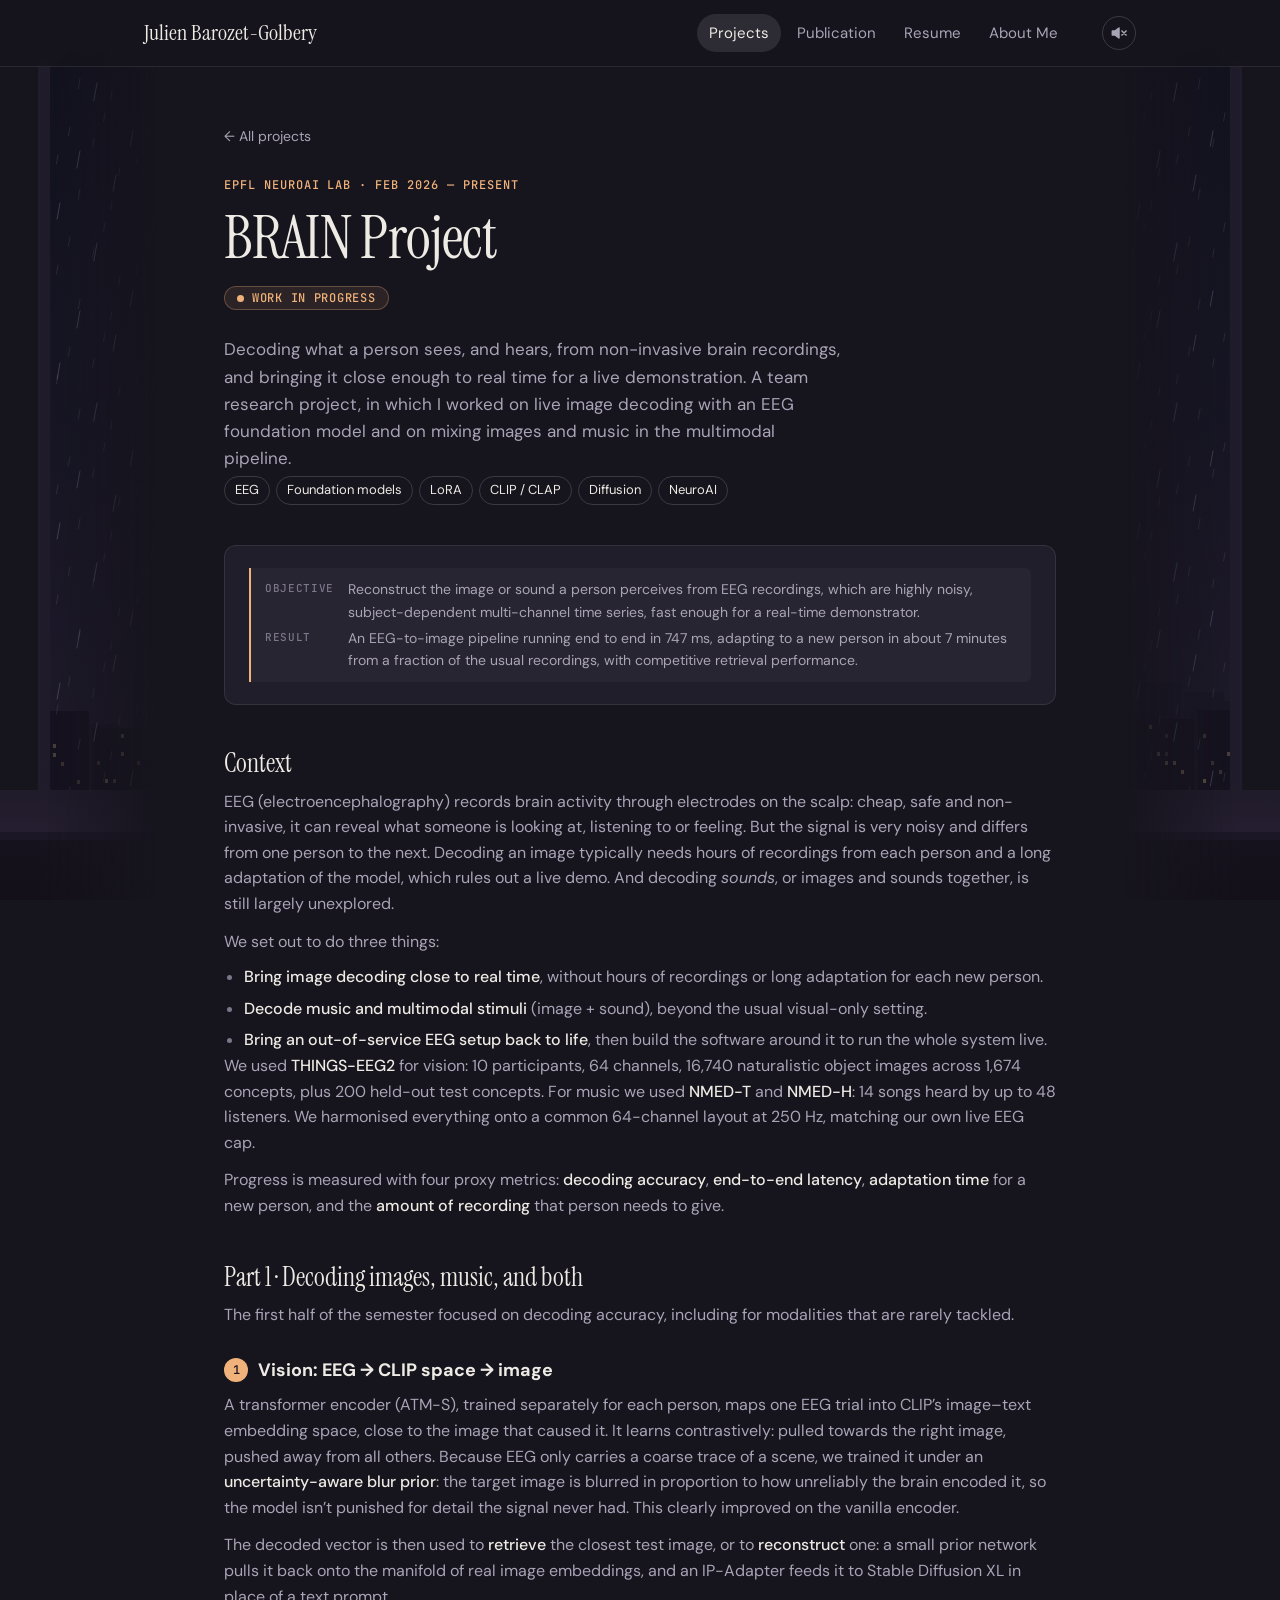
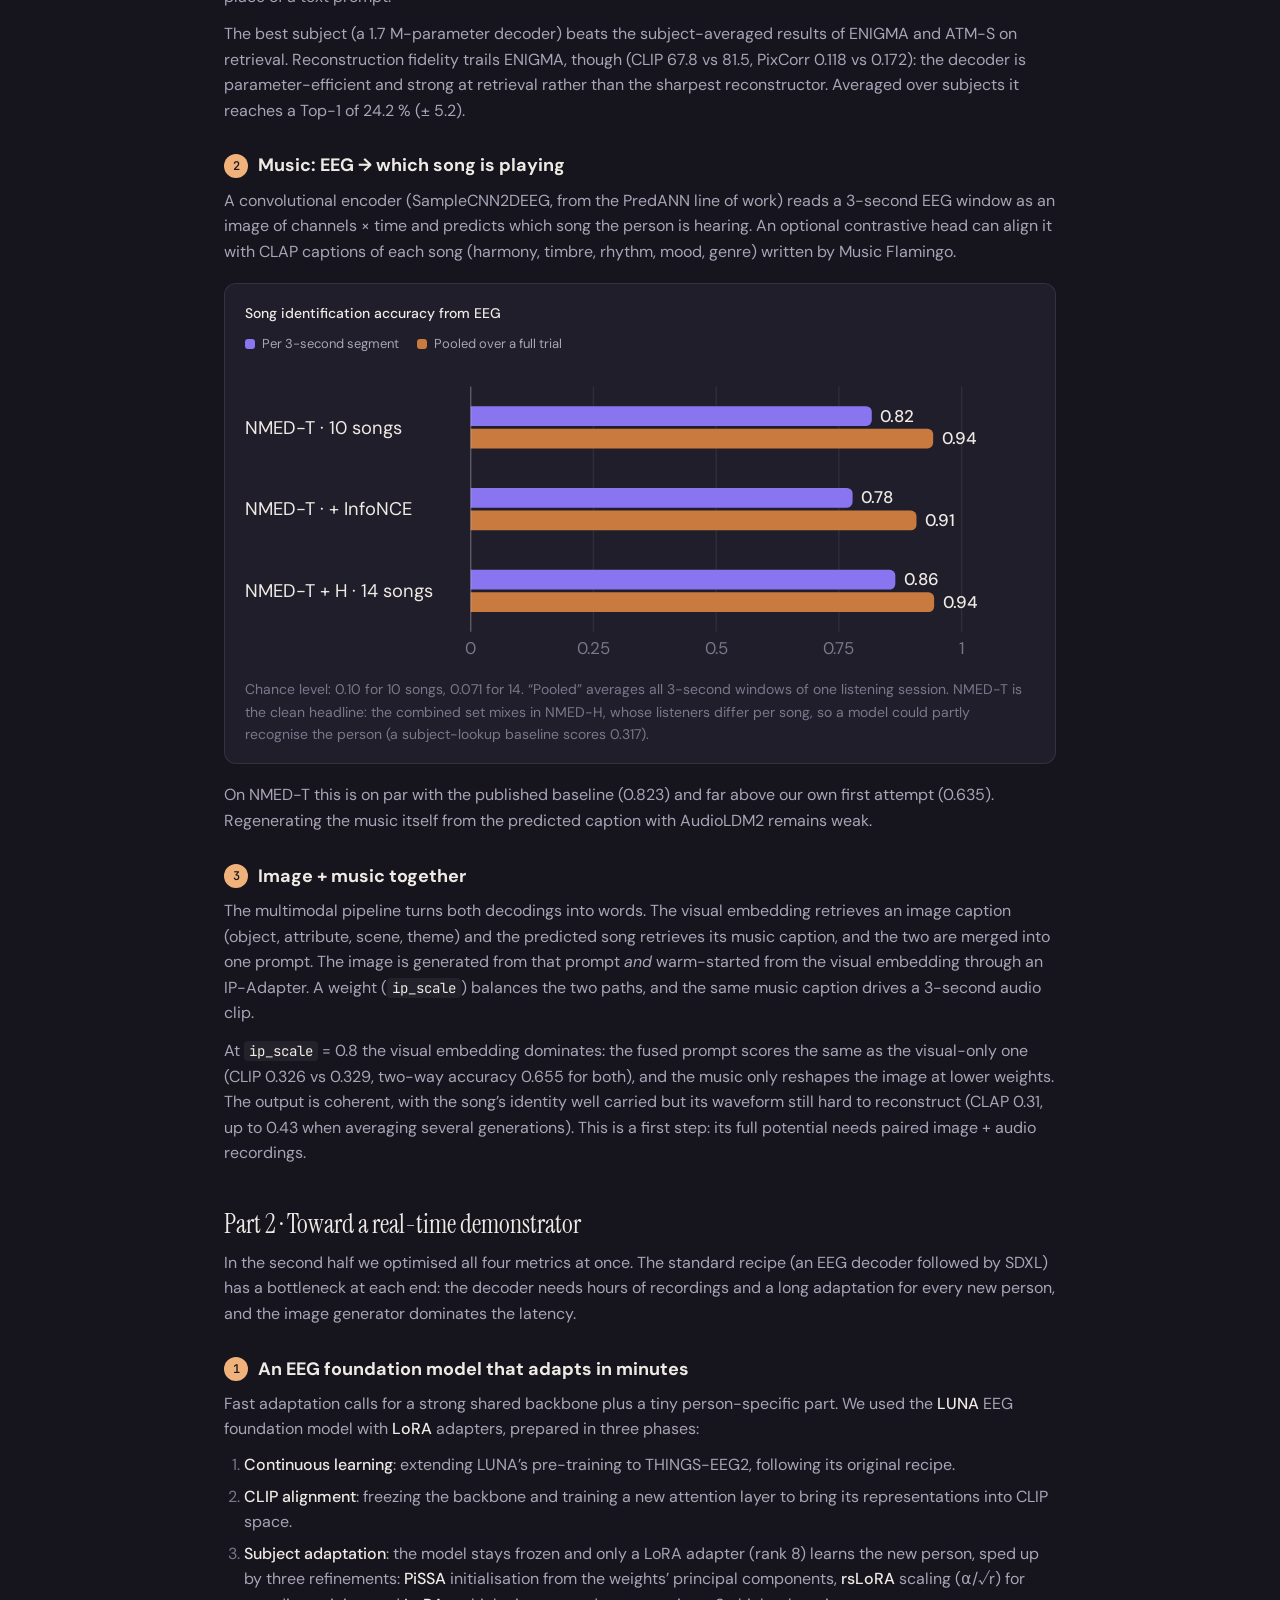
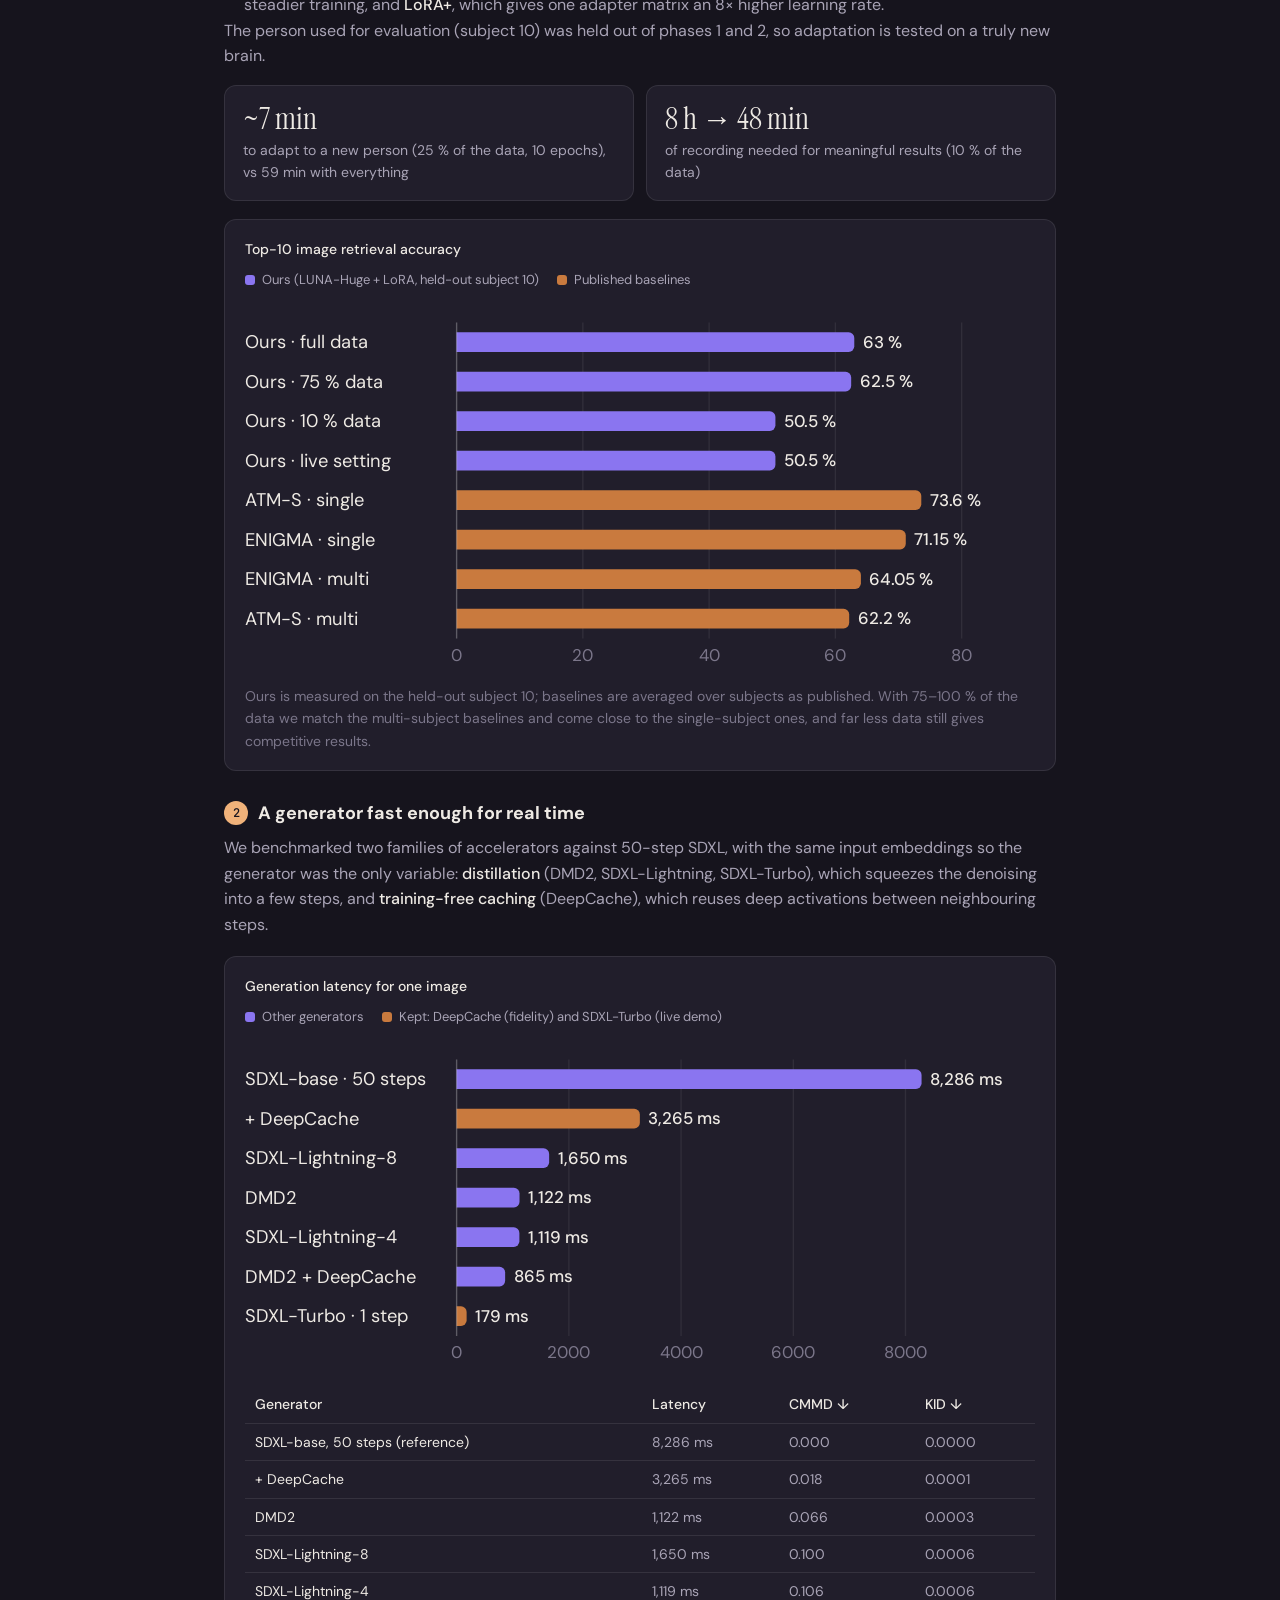
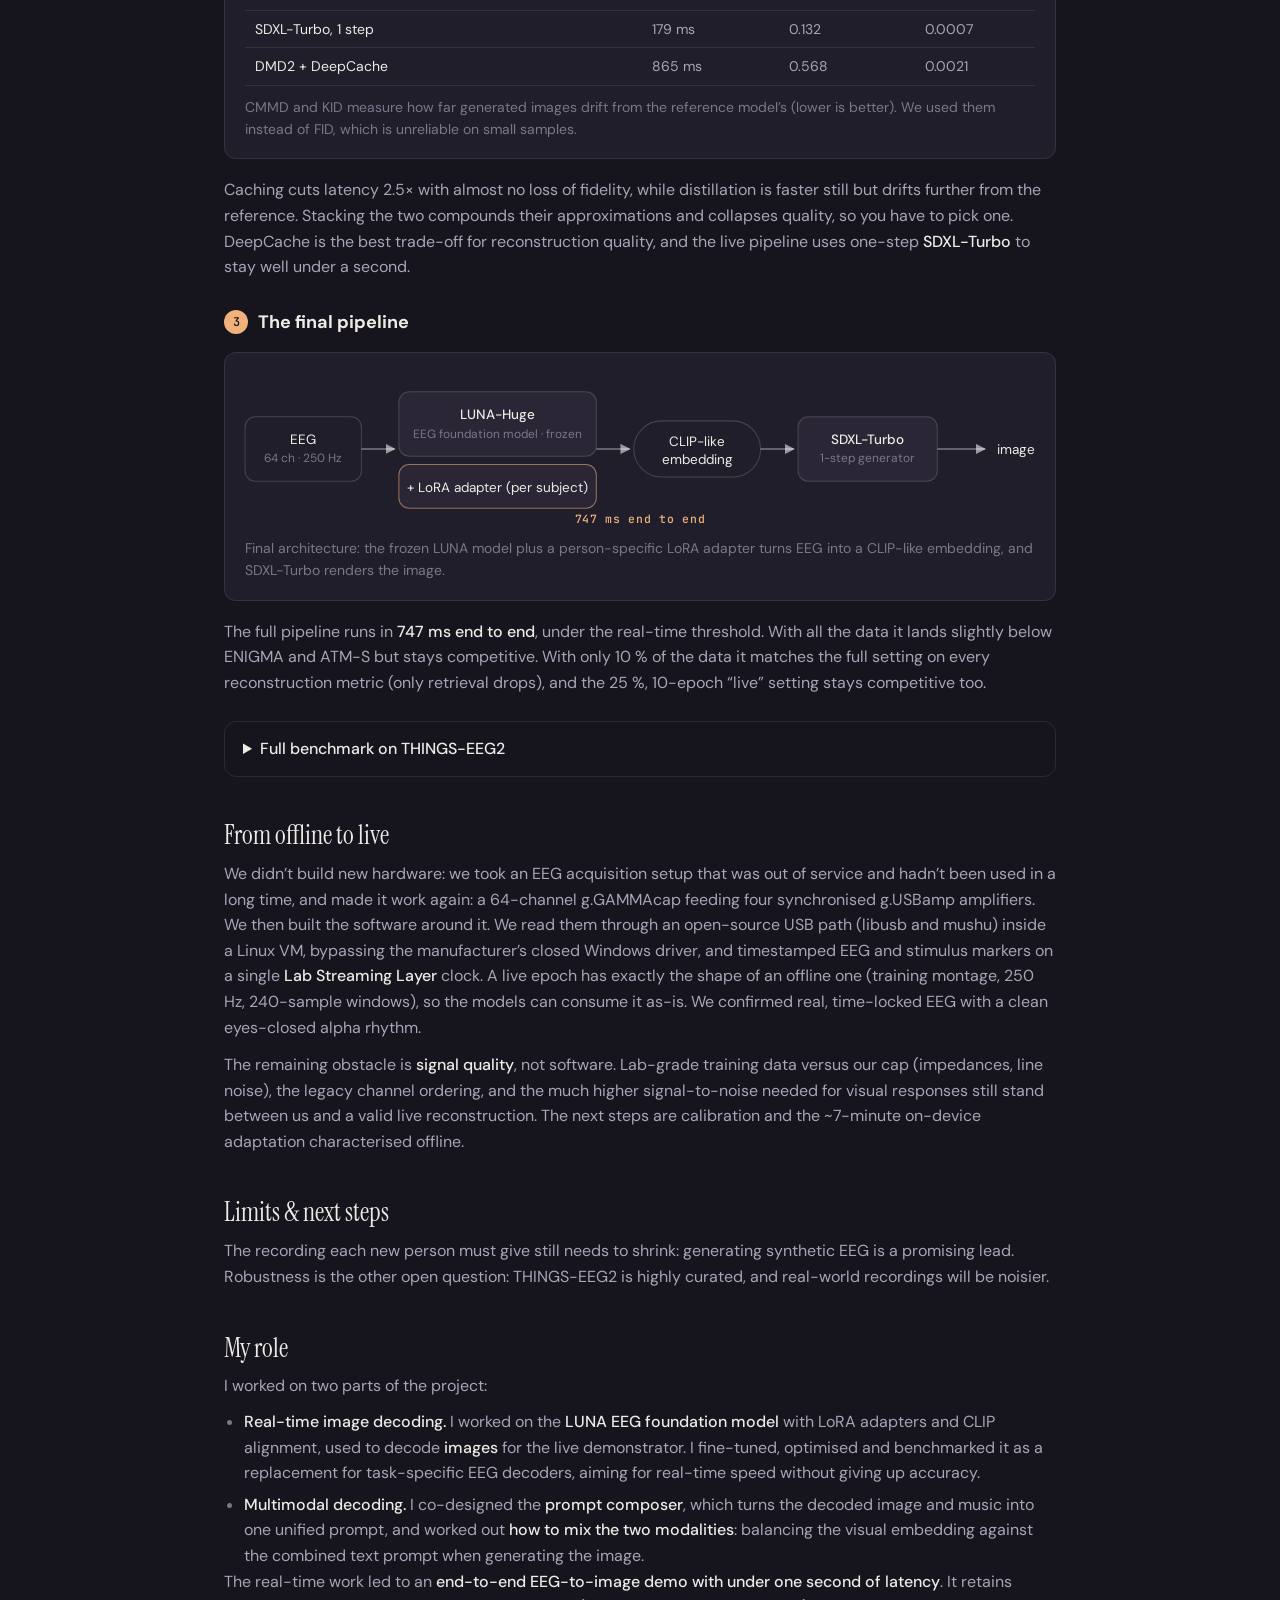
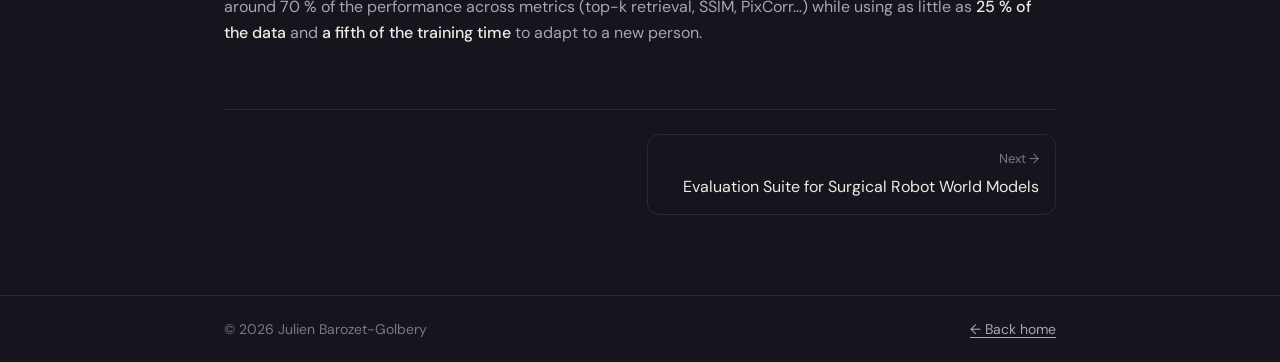
<file: projects/brain.html>
<!doctype html>
<html lang="en">
<head>
<meta charset="utf-8">
<meta name="viewport" content="width=device-width, initial-scale=1">
<title>BRAIN Project — Julien Barozet-Golbery</title>
<meta name="description" content="Decoding images and music from EEG, and bringing EEG-to-image reconstruction to real time with an EEG foundation model, LoRA and fast diffusion.">
<meta name="theme-color" content="#16141d">
<link rel="preconnect" href="https://fonts.googleapis.com">
<link rel="preconnect" href="https://fonts.gstatic.com" crossorigin>
<link href="https://fonts.googleapis.com/css2?family=DM+Sans:opsz,wght@9..40,400;9..40,500;9..40,700&family=Instrument+Serif:ital@0;1&family=JetBrains+Mono:wght@400;500&display=swap" rel="stylesheet">
<link rel="stylesheet" href="../assets/site.css?v=13">
</head>
<body>
<div class="ambient" aria-hidden="true"><div class="amb-window"><div class="amb-city"></div><div class="amb-rain far"></div><div class="amb-rain"></div></div><div class="amb-desk"></div></div>
<a class="skip" href="#main">Skip to content</a>
<header class="top">
  <nav class="top-in" aria-label="Main">
    <a class="brand" href="../index.html">Julien Barozet-Golbery</a>
    <ul class="links">
      <li><a href="../projects.html" aria-current="page">Projects</a></li>
      <li><a href="../publications.html">Publication</a></li>
      <li><a href="../resume.html">Resume</a></li>
      <li><a href="../about.html">About Me</a></li>
    </ul>
    <button class="mute" id="music" type="button" aria-pressed="false" aria-label="Background music" title="Play music and rain"><svg viewBox="0 0 24 24" aria-hidden="true"><path class="spk" d="M4 9.5h3.5L12 6v12l-4.5-3.5H4z"/><path class="on" d="M15.5 9.5a3.5 3.5 0 0 1 0 5M18 7a7 7 0 0 1 0 10"/><path class="off" d="M15.5 9.5l5 5M20.5 9.5l-5 5"/></svg></button>
  </nav>
</header>

<main id="main" class="detail">
  <a class="back" href="../projects.html">← All projects</a>
  <div class="page-head">
    <span class="eyebrow">EPFL NeuroAI Lab · Feb 2026 — Present</span>
    <h1>BRAIN Project</h1>
    <p class="wip"><span aria-hidden="true"></span>Work in progress</p>
    <p class="intro">Decoding what a person sees, and hears, from non-invasive brain recordings, and bringing it close enough to real time for a live demonstration. A team research project, in which I worked on live image decoding with an EEG foundation model and on mixing images and music in the multimodal pipeline.</p>
    <ul class="kw" aria-label="Keywords"><li>EEG</li><li>Foundation models</li><li>LoRA</li><li>CLIP / CLAP</li><li>Diffusion</li><li>NeuroAI</li></ul>
  </div>

  <div class="card">
    <dl class="outcome">
      <dt>Objective</dt><dd>Reconstruct the image or sound a person perceives from EEG recordings, which are highly noisy, subject-dependent multi-channel time series, fast enough for a real-time demonstrator.</dd>
      <dt>Result</dt><dd>An EEG-to-image pipeline running end to end in 747 ms, adapting to a new person in about 7 minutes from a fraction of the usual recordings, with competitive retrieval performance.</dd>
    </dl>
  </div>

  <section aria-labelledby="ctx">
    <h2 id="ctx">Context</h2>
    <p>EEG (electroencephalography) records brain activity through electrodes on the scalp: cheap, safe and non-invasive, it can reveal what someone is looking at, listening to or feeling. But the signal is very noisy and differs from one person to the next. Decoding an image typically needs hours of recordings from each person and a long adaptation of the model, which rules out a live demo. And decoding <em>sounds</em>, or images and sounds together, is still largely unexplored.</p>
    <p>We set out to do three things:</p>
    <ul class="bullets">
      <li><strong>Bring image decoding close to real time</strong>, without hours of recordings or long adaptation for each new person.</li>
      <li><strong>Decode music and multimodal stimuli</strong> (image + sound), beyond the usual visual-only setting.</li>
      <li><strong>Bring an out-of-service EEG setup back to life</strong>, then build the software around it to run the whole system live.</li>
    </ul>
    <p>We used <strong>THINGS-EEG2</strong> for vision: 10 participants, 64 channels, 16,740 naturalistic object images across 1,674 concepts, plus 200 held-out test concepts. For music we used <strong>NMED-T</strong> and <strong>NMED-H</strong>: 14 songs heard by up to 48 listeners. We harmonised everything onto a common 64-channel layout at 250 Hz, matching our own live EEG cap.</p>
    <p>Progress is measured with four proxy metrics: <strong>decoding accuracy</strong>, <strong>end-to-end latency</strong>, <strong>adaptation time</strong> for a new person, and the <strong>amount of recording</strong> that person needs to give.</p>
  </section>

  <section aria-labelledby="p1">
    <h2 id="p1">Part 1 · Decoding images, music, and both</h2>
    <p>The first half of the semester focused on decoding accuracy, including for modalities that are rarely tackled.</p>

    <h3 class="step"><span>1</span> Vision: EEG → CLIP space → image</h3>
    <p>A transformer encoder (ATM-S), trained separately for each person, maps one EEG trial into CLIP’s image–text embedding space, close to the image that caused it. It learns contrastively: pulled towards the right image, pushed away from all others. Because EEG only carries a coarse trace of a scene, we trained it under an <strong>uncertainty-aware blur prior</strong>: the target image is blurred in proportion to how unreliably the brain encoded it, so the model isn’t punished for detail the signal never had. This clearly improved on the vanilla encoder.</p>
    <p>The decoded vector is then used to <strong>retrieve</strong> the closest test image, or to <strong>reconstruct</strong> one: a small prior network pulls it back onto the manifold of real image embeddings, and an IP-Adapter feeds it to Stable Diffusion XL in place of a text prompt.</p>
    <p>The best subject (a 1.7 M-parameter decoder) beats the subject-averaged results of ENIGMA and ATM-S on retrieval. Reconstruction fidelity trails ENIGMA, though (CLIP 67.8 vs 81.5, PixCorr 0.118 vs 0.172): the decoder is parameter-efficient and strong at retrieval rather than the sharpest reconstructor. Averaged over subjects it reaches a Top-1 of 24.2 % (± 5.2).</p>

    <h3 class="step"><span>2</span> Music: EEG → which song is playing</h3>
    <p>A convolutional encoder (SampleCNN2DEEG, from the PredANN line of work) reads a 3-second EEG window as an image of channels × time and predicts which song the person is hearing. An optional contrastive head can align it with CLAP captions of each song (harmony, timbre, rhythm, mood, genre) written by Music Flamingo.</p>
    <figure class="fig">
      <figcaption class="fig-t" id="fig-song">Song identification accuracy from EEG</figcaption>
      <div class="legend"><span><i style="background:#8a75f0"></i>Per 3-second segment</span><span><i style="background:#c97a3e"></i>Pooled over a full trial</span></div><svg class="chart" viewBox="0 0 560 218" role="img" aria-labelledby="fig-song"><line class="grid" x1="160.0" x2="160.0" y1="18" y2="192"/><text class="tick" x="160.0" y="208" text-anchor="middle">0</text><line class="grid" x1="247.0" x2="247.0" y1="18" y2="192"/><text class="tick" x="247.0" y="208" text-anchor="middle">0.25</text><line class="grid" x1="334.0" x2="334.0" y1="18" y2="192"/><text class="tick" x="334.0" y="208" text-anchor="middle">0.5</text><line class="grid" x1="421.0" x2="421.0" y1="18" y2="192"/><text class="tick" x="421.0" y="208" text-anchor="middle">0.75</text><line class="grid" x1="508.0" x2="508.0" y1="18" y2="192"/><text class="tick" x="508.0" y="208" text-anchor="middle">1</text><text class="lab" x="0" y="51.5">NMED-T · 10 songs</text><g class="mark"><title>NMED-T, cross-entropy: 0.817 per segment</title><path d="M160,32 H440.3 a4,4 0 0 1 4,4 v6 a4,4 0 0 1 -4,4 H160 Z" fill="#8a75f0"/><rect x="160" y="31" width="394" height="16" fill="transparent"/></g><text class="val" x="450.3" y="43">0.82</text><g class="mark"><title>NMED-T, cross-entropy: 0.942 pooled</title><path d="M160,48 H483.8 a4,4 0 0 1 4,4 v6 a4,4 0 0 1 -4,4 H160 Z" fill="#c97a3e"/><rect x="160" y="47" width="394" height="16" fill="transparent"/></g><text class="val" x="493.8" y="59">0.94</text><text class="lab" x="0" y="109.5">NMED-T · + InfoNCE</text><g class="mark"><title>NMED-T, CE + InfoNCE: 0.778 per segment</title><path d="M160,90 H426.7 a4,4 0 0 1 4,4 v6 a4,4 0 0 1 -4,4 H160 Z" fill="#8a75f0"/><rect x="160" y="89" width="394" height="16" fill="transparent"/></g><text class="val" x="436.7" y="101">0.78</text><g class="mark"><title>NMED-T, CE + InfoNCE: 0.908 pooled</title><path d="M160,106 H472.0 a4,4 0 0 1 4,4 v6 a4,4 0 0 1 -4,4 H160 Z" fill="#c97a3e"/><rect x="160" y="105" width="394" height="16" fill="transparent"/></g><text class="val" x="482.0" y="117">0.91</text><text class="lab" x="0" y="167.5">NMED-T + H · 14 songs</text><g class="mark"><title>NMED-T + NMED-H: 0.865 per segment</title><path d="M160,148 H457.0 a4,4 0 0 1 4,4 v6 a4,4 0 0 1 -4,4 H160 Z" fill="#8a75f0"/><rect x="160" y="147" width="394" height="16" fill="transparent"/></g><text class="val" x="467.0" y="159">0.86</text><g class="mark"><title>NMED-T + NMED-H: 0.944 pooled</title><path d="M160,164 H484.5 a4,4 0 0 1 4,4 v6 a4,4 0 0 1 -4,4 H160 Z" fill="#c97a3e"/><rect x="160" y="163" width="394" height="16" fill="transparent"/></g><text class="val" x="494.5" y="175">0.94</text><line class="axis" x1="160" x2="160" y1="18" y2="192"/></svg>
      <figcaption>Chance level: 0.10 for 10 songs, 0.071 for 14. “Pooled” averages all 3-second windows of one listening session. NMED-T is the clean headline: the combined set mixes in NMED-H, whose listeners differ per song, so a model could partly recognise the person (a subject-lookup baseline scores 0.317).</figcaption>
    </figure>
    <p>On NMED-T this is on par with the published baseline (0.823) and far above our own first attempt (0.635). Regenerating the music itself from the predicted caption with AudioLDM2 remains weak.</p>

    <h3 class="step"><span>3</span> Image + music together</h3>
    <p>The multimodal pipeline turns both decodings into words. The visual embedding retrieves an image caption (object, attribute, scene, theme) and the predicted song retrieves its music caption, and the two are merged into one prompt. The image is generated from that prompt <em>and</em> warm-started from the visual embedding through an IP-Adapter. A weight (<code>ip_scale</code>) balances the two paths, and the same music caption drives a 3-second audio clip.</p>
    <p>At <code>ip_scale</code> = 0.8 the visual embedding dominates: the fused prompt scores the same as the visual-only one (CLIP 0.326 vs 0.329, two-way accuracy 0.655 for both), and the music only reshapes the image at lower weights. The output is coherent, with the song’s identity well carried but its waveform still hard to reconstruct (CLAP 0.31, up to 0.43 when averaging several generations). This is a first step: its full potential needs paired image + audio recordings.</p>
  </section>

  <section aria-labelledby="p2">
    <h2 id="p2">Part 2 · Toward a real-time demonstrator</h2>
    <p>In the second half we optimised all four metrics at once. The standard recipe (an EEG decoder followed by SDXL) has a bottleneck at each end: the decoder needs hours of recordings and a long adaptation for every new person, and the image generator dominates the latency.</p>

    <h3 class="step"><span>1</span> An EEG foundation model that adapts in minutes</h3>
    <p>Fast adaptation calls for a strong shared backbone plus a tiny person-specific part. We used the <strong>LUNA</strong> EEG foundation model with <strong>LoRA</strong> adapters, prepared in three phases:</p>
    <ol class="bullets">
      <li><strong>Continuous learning</strong>: extending LUNA’s pre-training to THINGS-EEG2, following its original recipe.</li>
      <li><strong>CLIP alignment</strong>: freezing the backbone and training a new attention layer to bring its representations into CLIP space.</li>
      <li><strong>Subject adaptation</strong>: the model stays frozen and only a LoRA adapter (rank 8) learns the new person, sped up by three refinements: <strong>PiSSA</strong> initialisation from the weights’ principal components, <strong>rsLoRA</strong> scaling (α/√r) for steadier training, and <strong>LoRA+</strong>, which gives one adapter matrix an 8× higher learning rate.</li>
    </ol>
    <p>The person used for evaluation (subject 10) was held out of phases 1 and 2, so adaptation is tested on a truly new brain.</p>
    <div class="stats">
      <div class="stat"><span class="stat-n">~7 min</span><span class="stat-l">to adapt to a new person (25 % of the data, 10 epochs), vs 59 min with everything</span></div>
      <div class="stat"><span class="stat-n">8 h → 48 min</span><span class="stat-l">of recording needed for meaningful results (10 % of the data)</span></div>
    </div>
    <figure class="fig">
      <figcaption class="fig-t" id="fig-top10">Top-10 image retrieval accuracy</figcaption>
      <div class="legend"><span><i style="background:#8a75f0"></i>Ours (LUNA-Huge + LoRA, held-out subject 10)</span><span><i style="background:#c97a3e"></i>Published baselines</span></div><svg class="chart" viewBox="0 0 560 268" role="img" aria-labelledby="fig-top10"><line class="grid" x1="150.0" x2="150.0" y1="18" y2="242"/><text class="tick" x="150.0" y="258" text-anchor="middle">0</text><line class="grid" x1="239.5" x2="239.5" y1="18" y2="242"/><text class="tick" x="239.5" y="258" text-anchor="middle">20</text><line class="grid" x1="329.0" x2="329.0" y1="18" y2="242"/><text class="tick" x="329.0" y="258" text-anchor="middle">40</text><line class="grid" x1="418.5" x2="418.5" y1="18" y2="242"/><text class="tick" x="418.5" y="258" text-anchor="middle">60</text><line class="grid" x1="508.0" x2="508.0" y1="18" y2="242"/><text class="tick" x="508.0" y="258" text-anchor="middle">80</text><text class="lab" x="0" y="36.5">Ours · full data</text><g class="mark"><title>Ours, 100 % data, 50 epochs: Top-10 63.0 %</title><path d="M150,25 H427.9 a4,4 0 0 1 4,4 v6 a4,4 0 0 1 -4,4 H150 Z" fill="#8a75f0"/><rect x="150" y="24" width="404" height="16" fill="transparent"/></g><text class="val" x="437.9" y="36">63 %</text><text class="lab" x="0" y="64.5">Ours · 75 % data</text><g class="mark"><title>Ours, 75 % data, 50 epochs: Top-10 62.5 %</title><path d="M150,53 H425.7 a4,4 0 0 1 4,4 v6 a4,4 0 0 1 -4,4 H150 Z" fill="#8a75f0"/><rect x="150" y="52" width="404" height="16" fill="transparent"/></g><text class="val" x="435.7" y="64">62.5 %</text><text class="lab" x="0" y="92.5">Ours · 10 % data</text><g class="mark"><title>Ours, 10 % data (48 min of EEG), 50 epochs: Top-10 50.5 %</title><path d="M150,81 H372.0 a4,4 0 0 1 4,4 v6 a4,4 0 0 1 -4,4 H150 Z" fill="#8a75f0"/><rect x="150" y="80" width="404" height="16" fill="transparent"/></g><text class="val" x="382.0" y="92">50.5 %</text><text class="lab" x="0" y="120.5">Ours · live setting</text><g class="mark"><title>Ours, 25 % data, 10 epochs (7 min adaptation): Top-10 50.5 %</title><path d="M150,109 H372.0 a4,4 0 0 1 4,4 v6 a4,4 0 0 1 -4,4 H150 Z" fill="#8a75f0"/><rect x="150" y="108" width="404" height="16" fill="transparent"/></g><text class="val" x="382.0" y="120">50.5 %</text><text class="lab" x="0" y="148.5">ATM-S · single</text><g class="mark"><title>ATM-S, single-subject (avg. over subjects): Top-10 73.6 %</title><path d="M150,137 H475.4 a4,4 0 0 1 4,4 v6 a4,4 0 0 1 -4,4 H150 Z" fill="#c97a3e"/><rect x="150" y="136" width="404" height="16" fill="transparent"/></g><text class="val" x="485.4" y="148">73.6 %</text><text class="lab" x="0" y="176.5">ENIGMA · single</text><g class="mark"><title>ENIGMA, single-subject (avg. over subjects): Top-10 71.15 %</title><path d="M150,165 H464.4 a4,4 0 0 1 4,4 v6 a4,4 0 0 1 -4,4 H150 Z" fill="#c97a3e"/><rect x="150" y="164" width="404" height="16" fill="transparent"/></g><text class="val" x="474.4" y="176">71.15 %</text><text class="lab" x="0" y="204.5">ENIGMA · multi</text><g class="mark"><title>ENIGMA, multi-subject: Top-10 64.05 %</title><path d="M150,193 H432.6 a4,4 0 0 1 4,4 v6 a4,4 0 0 1 -4,4 H150 Z" fill="#c97a3e"/><rect x="150" y="192" width="404" height="16" fill="transparent"/></g><text class="val" x="442.6" y="204">64.05 %</text><text class="lab" x="0" y="232.5">ATM-S · multi</text><g class="mark"><title>ATM-S, multi-subject: Top-10 62.2 %</title><path d="M150,221 H424.3 a4,4 0 0 1 4,4 v6 a4,4 0 0 1 -4,4 H150 Z" fill="#c97a3e"/><rect x="150" y="220" width="404" height="16" fill="transparent"/></g><text class="val" x="434.3" y="232">62.2 %</text><line class="axis" x1="150" x2="150" y1="18" y2="242"/></svg>
      <figcaption>Ours is measured on the held-out subject 10; baselines are averaged over subjects as published. With 75–100 % of the data we match the multi-subject baselines and come close to the single-subject ones, and far less data still gives competitive results.</figcaption>
    </figure>

    <h3 class="step"><span>2</span> A generator fast enough for real time</h3>
    <p>We benchmarked two families of accelerators against 50-step SDXL, with the same input embeddings so the generator was the only variable: <strong>distillation</strong> (DMD2, SDXL-Lightning, SDXL-Turbo), which squeezes the denoising into a few steps, and <strong>training-free caching</strong> (DeepCache), which reuses deep activations between neighbouring steps.</p>
    <figure class="fig">
      <figcaption class="fig-t" id="fig-lat">Generation latency for one image</figcaption>
      <div class="legend"><span><i style="background:#8a75f0"></i>Other generators</span><span><i style="background:#c97a3e"></i>Kept: DeepCache (fidelity) and SDXL-Turbo (live demo)</span></div><svg class="chart" viewBox="0 0 560 240" role="img" aria-labelledby="fig-lat"><line class="grid" x1="150.0" x2="150.0" y1="18" y2="214"/><text class="tick" x="150.0" y="230" text-anchor="middle">0</text><line class="grid" x1="229.6" x2="229.6" y1="18" y2="214"/><text class="tick" x="229.6" y="230" text-anchor="middle">2000</text><line class="grid" x1="309.1" x2="309.1" y1="18" y2="214"/><text class="tick" x="309.1" y="230" text-anchor="middle">4000</text><line class="grid" x1="388.7" x2="388.7" y1="18" y2="214"/><text class="tick" x="388.7" y="230" text-anchor="middle">6000</text><line class="grid" x1="468.2" x2="468.2" y1="18" y2="214"/><text class="tick" x="468.2" y="230" text-anchor="middle">8000</text><text class="lab" x="0" y="36.5">SDXL-base · 50 steps</text><g class="mark"><title>SDXL-base, 50 steps (reference): 8,286 ms</title><path d="M150,25 H475.6 a4,4 0 0 1 4,4 v6 a4,4 0 0 1 -4,4 H150 Z" fill="#8a75f0"/><rect x="150" y="24" width="404" height="16" fill="transparent"/></g><text class="val" x="485.6" y="36">8,286 ms</text><text class="lab" x="0" y="64.5">+ DeepCache</text><g class="mark"><title>SDXL-base + DeepCache (training-free): 3,265 ms, CMMD 0.018</title><path d="M150,53 H275.9 a4,4 0 0 1 4,4 v6 a4,4 0 0 1 -4,4 H150 Z" fill="#c97a3e"/><rect x="150" y="52" width="404" height="16" fill="transparent"/></g><text class="val" x="285.9" y="64">3,265 ms</text><text class="lab" x="0" y="92.5">SDXL-Lightning-8</text><g class="mark"><title>SDXL-Lightning, 8 steps: 1,650 ms, CMMD 0.100</title><path d="M150,81 H211.6 a4,4 0 0 1 4,4 v6 a4,4 0 0 1 -4,4 H150 Z" fill="#8a75f0"/><rect x="150" y="80" width="404" height="16" fill="transparent"/></g><text class="val" x="221.6" y="92">1,650 ms</text><text class="lab" x="0" y="120.5">DMD2</text><g class="mark"><title>DMD2 (distilled): 1,122 ms, CMMD 0.066</title><path d="M150,109 H190.6 a4,4 0 0 1 4,4 v6 a4,4 0 0 1 -4,4 H150 Z" fill="#8a75f0"/><rect x="150" y="108" width="404" height="16" fill="transparent"/></g><text class="val" x="200.6" y="120">1,122 ms</text><text class="lab" x="0" y="148.5">SDXL-Lightning-4</text><g class="mark"><title>SDXL-Lightning, 4 steps: 1,119 ms, CMMD 0.106</title><path d="M150,137 H190.5 a4,4 0 0 1 4,4 v6 a4,4 0 0 1 -4,4 H150 Z" fill="#8a75f0"/><rect x="150" y="136" width="404" height="16" fill="transparent"/></g><text class="val" x="200.5" y="148">1,119 ms</text><text class="lab" x="0" y="176.5">DMD2 + DeepCache</text><g class="mark"><title>DMD2 + DeepCache: 865 ms, CMMD 0.568 (fidelity collapses)</title><path d="M150,165 H180.4 a4,4 0 0 1 4,4 v6 a4,4 0 0 1 -4,4 H150 Z" fill="#8a75f0"/><rect x="150" y="164" width="404" height="16" fill="transparent"/></g><text class="val" x="190.4" y="176">865 ms</text><text class="lab" x="0" y="204.5">SDXL-Turbo · 1 step</text><g class="mark"><title>SDXL-Turbo, 1 step: 179 ms, CMMD 0.132</title><path d="M150,193 H153.1 a4,4 0 0 1 4,4 v6 a4,4 0 0 1 -4,4 H150 Z" fill="#c97a3e"/><rect x="150" y="192" width="404" height="16" fill="transparent"/></g><text class="val" x="163.1" y="204">179 ms</text><line class="axis" x1="150" x2="150" y1="18" y2="214"/></svg>
      <table class="tbl">
        <thead><tr><th>Generator</th><th>Latency</th><th>CMMD ↓</th><th>KID ↓</th></tr></thead>
        <tbody>
          <tr><td>SDXL-base, 50 steps (reference)</td><td>8,286 ms</td><td>0.000</td><td>0.0000</td></tr>
          <tr><td>+ DeepCache</td><td>3,265 ms</td><td>0.018</td><td>0.0001</td></tr>
          <tr><td>DMD2</td><td>1,122 ms</td><td>0.066</td><td>0.0003</td></tr>
          <tr><td>SDXL-Lightning-8</td><td>1,650 ms</td><td>0.100</td><td>0.0006</td></tr>
          <tr><td>SDXL-Lightning-4</td><td>1,119 ms</td><td>0.106</td><td>0.0006</td></tr>
          <tr><td>SDXL-Turbo, 1 step</td><td>179 ms</td><td>0.132</td><td>0.0007</td></tr>
          <tr><td>DMD2 + DeepCache</td><td>865 ms</td><td>0.568</td><td>0.0021</td></tr>
        </tbody>
      </table>
      <figcaption>CMMD and KID measure how far generated images drift from the reference model’s (lower is better). We used them instead of FID, which is unreliable on small samples.</figcaption>
    </figure>
    <p>Caching cuts latency 2.5× with almost no loss of fidelity, while distillation is faster still but drifts further from the reference. Stacking the two compounds their approximations and collapses quality, so you have to pick one. DeepCache is the best trade-off for reconstruction quality, and the live pipeline uses one-step <strong>SDXL-Turbo</strong> to stay well under a second.</p>

    <h3 class="step"><span>3</span> The final pipeline</h3>
    <figure class="fig">
      <svg class="diagram" viewBox="0 0 760 150" role="img" aria-labelledby="fig-arch">
  <defs><marker id="ah2" viewBox="0 0 10 10" refX="9" refY="5" markerWidth="7" markerHeight="7" orient="auto"><path d="M0,0 L10,5 L0,10 z" class="ahead"/></marker></defs>
  <rect class="io" x="0" y="44" width="112" height="62" rx="10"/><text class="t" x="56" y="70" text-anchor="middle">EEG</text><text class="s" x="56" y="88" text-anchor="middle">64 ch · 250 Hz</text>
  <rect class="box" x="148" y="20" width="190" height="62" rx="10"/><text class="t b" x="243" y="46" text-anchor="middle">LUNA-Huge</text><text class="s" x="243" y="64" text-anchor="middle">EEG foundation model · frozen</text>
  <rect class="box hl" x="148" y="90" width="190" height="42" rx="10"/><text class="t" x="243" y="116" text-anchor="middle">+ LoRA adapter (per subject)</text>
  <rect class="io" x="374" y="48" width="122" height="54" rx="27"/><text class="t" x="435" y="72" text-anchor="middle">CLIP-like</text><text class="t" x="435" y="89" text-anchor="middle">embedding</text>
  <rect class="box" x="532" y="44" width="134" height="62" rx="10"/><text class="t b" x="599" y="70" text-anchor="middle">SDXL-Turbo</text><text class="s" x="599" y="88" text-anchor="middle">1-step generator</text>
  <text class="t" x="760" y="80" text-anchor="end">image</text>
  <path class="arrow" d="M112,75 H144" marker-end="url(#ah2)"/><path class="arrow" d="M338,75 H370" marker-end="url(#ah2)"/>
  <path class="arrow" d="M496,75 H528" marker-end="url(#ah2)"/><path class="arrow" d="M666,75 H712" marker-end="url(#ah2)"/>
  <text class="mode" x="380" y="146" text-anchor="middle">747 ms end to end</text>
</svg>
      <figcaption id="fig-arch">Final architecture: the frozen LUNA model plus a person-specific LoRA adapter turns EEG into a CLIP-like embedding, and SDXL-Turbo renders the image.</figcaption>
    </figure>
    <p>The full pipeline runs in <strong>747 ms end to end</strong>, under the real-time threshold. With all the data it lands slightly below ENIGMA and ATM-S but stays competitive. With only 10 % of the data it matches the full setting on every reconstruction metric (only retrieval drops), and the 25 %, 10-epoch “live” setting stays competitive too.</p>
    <details class="hp">
      <summary>Full benchmark on THINGS-EEG2</summary>
      <table class="tbl">
        <thead><tr><th>Method</th><th>PixCorr ↑</th><th>SSIM ↑</th><th>Alex(2) ↑</th><th>Alex(5) ↑</th><th>Incep ↑</th><th>Eff ↓</th><th>SwAV ↓</th><th>Top-1 ↑</th><th>Top-5 ↑</th><th>Top-10 ↑</th></tr></thead>
        <tbody>
          <tr><td>ENIGMA · multi</td><td>.1668</td><td>.4264</td><td>82.99</td><td>89.12</td><td>76.54</td><td>.8577</td><td>.5399</td><td>22.55</td><td>50.75</td><td>64.05</td></tr>
          <tr><td>ATM-S · multi</td><td>.072</td><td>.403</td><td>57.09</td><td>58.99</td><td>52.86</td><td>.963</td><td>.663</td><td>16.20</td><td>45.10</td><td>62.20</td></tr>
          <tr><td>ENIGMA · single</td><td>.1718</td><td>.4233</td><td>83.64</td><td>89.49</td><td>77.65</td><td>.8547</td><td>.5403</td><td>27.60</td><td>59.35</td><td>71.15</td></tr>
          <tr><td>ATM-S · single</td><td>.136</td><td>.392</td><td>73.85</td><td>80.83</td><td>67.56</td><td>.909</td><td>.601</td><td>30.15</td><td>60.15</td><td>73.60</td></tr>
          <tr><td>Ours · full (100 %, 50 ep.)</td><td>.130</td><td>.332</td><td>64.8</td><td>71.6</td><td>58.2</td><td>.958</td><td>.658</td><td>18.5</td><td>48.0</td><td>63.0</td></tr>
          <tr><td>Ours · 75 %, 50 ep.</td><td>.119</td><td>.334</td><td>65.8</td><td>72.7</td><td>57.4</td><td>.955</td><td>.654</td><td>19.5</td><td>49.0</td><td>62.5</td></tr>
          <tr><td>Ours · 10 %, 50 ep.</td><td>.142</td><td>.343</td><td>65.8</td><td>72.8</td><td>55.4</td><td>.967</td><td>.659</td><td>11.5</td><td>36.0</td><td>50.5</td></tr>
          <tr><td>Ours · live (25 %, 10 ep.)</td><td>.114</td><td>.354</td><td>63.1</td><td>65.3</td><td>55.4</td><td>.980</td><td>.676</td><td>12.0</td><td>34.5</td><td>50.5</td></tr>
        </tbody>
      </table>
      <p class="muted">Low-level: pixel correlation and structural similarity. High-level: two-way comparisons (%) in AlexNet and Inception feature space. Distances: EfficientNet and SwAV. Retrieval: Top-k accuracy (%).</p>
    </details>
  </section>

  <section aria-labelledby="live">
    <h2 id="live">From offline to live</h2>
    <p>We didn’t build new hardware: we took an EEG acquisition setup that was out of service and hadn’t been used in a long time, and made it work again: a 64-channel g.GAMMAcap feeding four synchronised g.USBamp amplifiers. We then built the software around it. We read them through an open-source USB path (libusb and mushu) inside a Linux VM, bypassing the manufacturer’s closed Windows driver, and timestamped EEG and stimulus markers on a single <strong>Lab Streaming Layer</strong> clock. A live epoch has exactly the shape of an offline one (training montage, 250 Hz, 240-sample windows), so the models can consume it as-is. We confirmed real, time-locked EEG with a clean eyes-closed alpha rhythm.</p>
    <p>The remaining obstacle is <strong>signal quality</strong>, not software. Lab-grade training data versus our cap (impedances, line noise), the legacy channel ordering, and the much higher signal-to-noise needed for visual responses still stand between us and a valid live reconstruction. The next steps are calibration and the ~7-minute on-device adaptation characterised offline.</p>
  </section>

  <section aria-labelledby="lim">
    <h2 id="lim">Limits &amp; next steps</h2>
    <p>The recording each new person must give still needs to shrink: generating synthetic EEG is a promising lead. Robustness is the other open question: THINGS-EEG2 is highly curated, and real-world recordings will be noisier.</p>
  </section>

  <section aria-labelledby="role">
    <h2 id="role">My role</h2>
    <p>I worked on two parts of the project:</p>
    <ul class="bullets">
      <li><strong>Real-time image decoding.</strong> I worked on the <strong>LUNA EEG foundation model</strong> with LoRA adapters and CLIP alignment, used to decode <strong>images</strong> for the live demonstrator. I fine-tuned, optimised and benchmarked it as a replacement for task-specific EEG decoders, aiming for real-time speed without giving up accuracy.</li>
      <li><strong>Multimodal decoding.</strong> I co-designed the <strong>prompt composer</strong>, which turns the decoded image and music into one unified prompt, and worked out <strong>how to mix the two modalities</strong>: balancing the visual embedding against the combined text prompt when generating the image.</li>
    </ul>
    <p>The real-time work led to an <strong>end-to-end EEG-to-image demo with under one second of latency</strong>. It retains around 70 % of the performance across metrics (top-k retrieval, SSIM, PixCorr…) while using as little as <strong>25 % of the data</strong> and <strong>a fifth of the training time</strong> to adapt to a new person.</p>
    <!-- ✏️ Optional: add what you learned or would do differently -->
  </section>

  <nav class="pager" aria-label="More projects"><span></span><a class="next" href="surgical-world-models.html"><span>Next →</span>Evaluation Suite for Surgical Robot World Models</a></nav>
</main>

<footer class="foot">
  <div class="foot-in"><span>© <span class="yr"></span> Julien Barozet-Golbery</span><a href="../index.html">← Back home</a></div>
</footer>
<script>document.querySelector('.yr').textContent = new Date().getFullYear();</script>
<script src="../assets/music.js?v=3"></script>
<script src="../assets/router.js?v=3"></script>
</body>
</html>
</file>
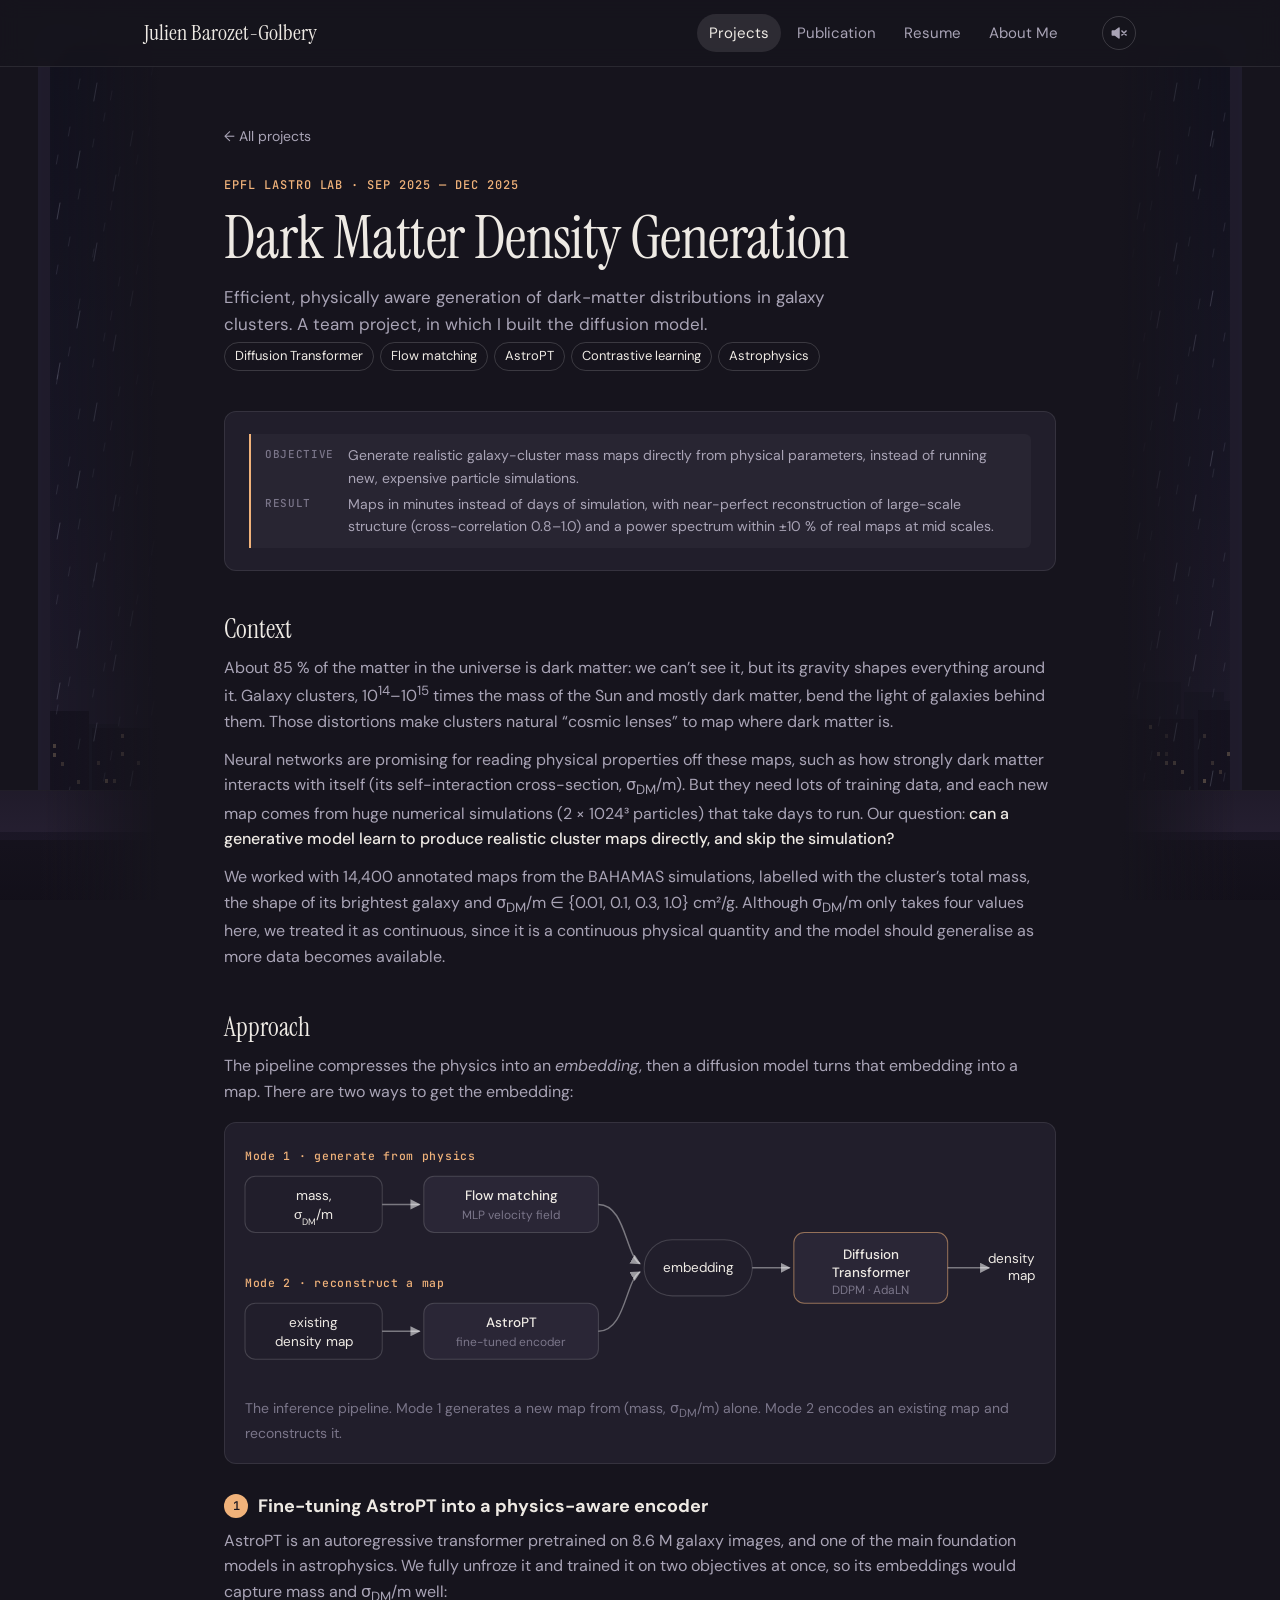
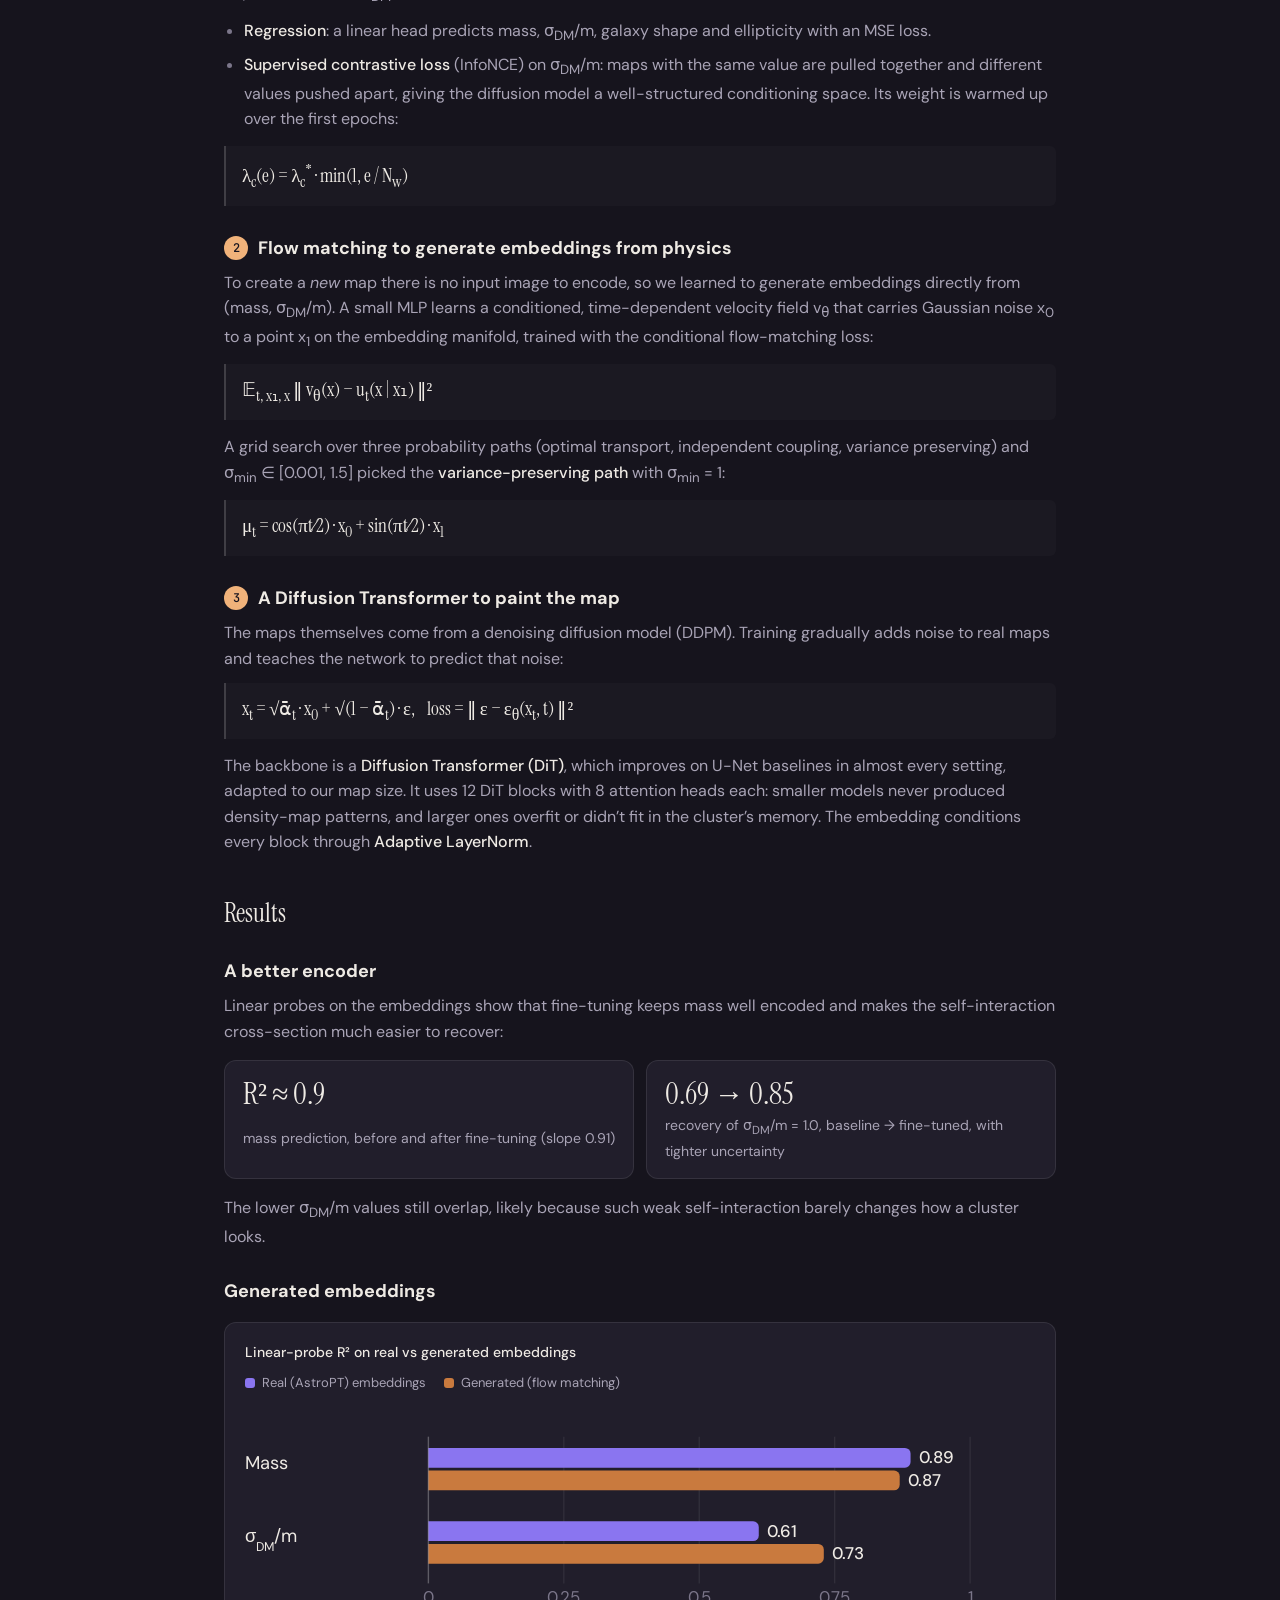
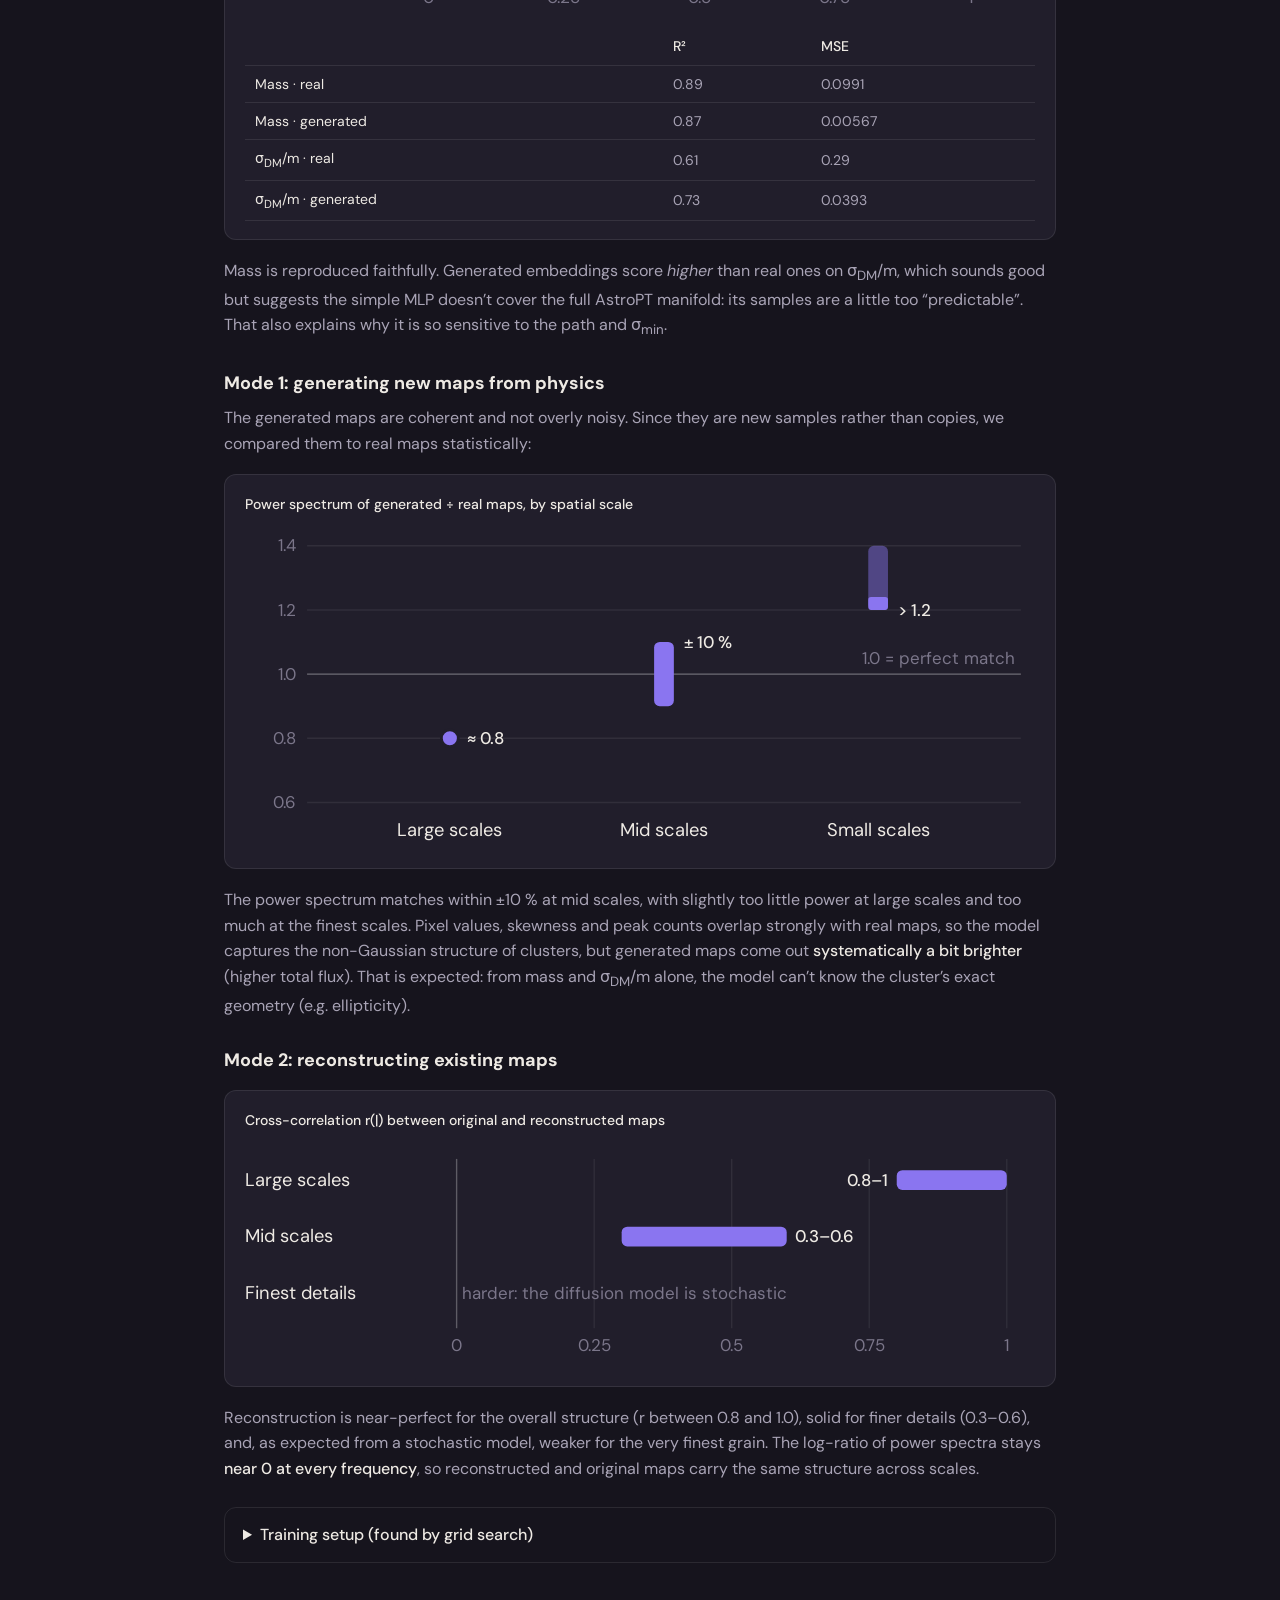
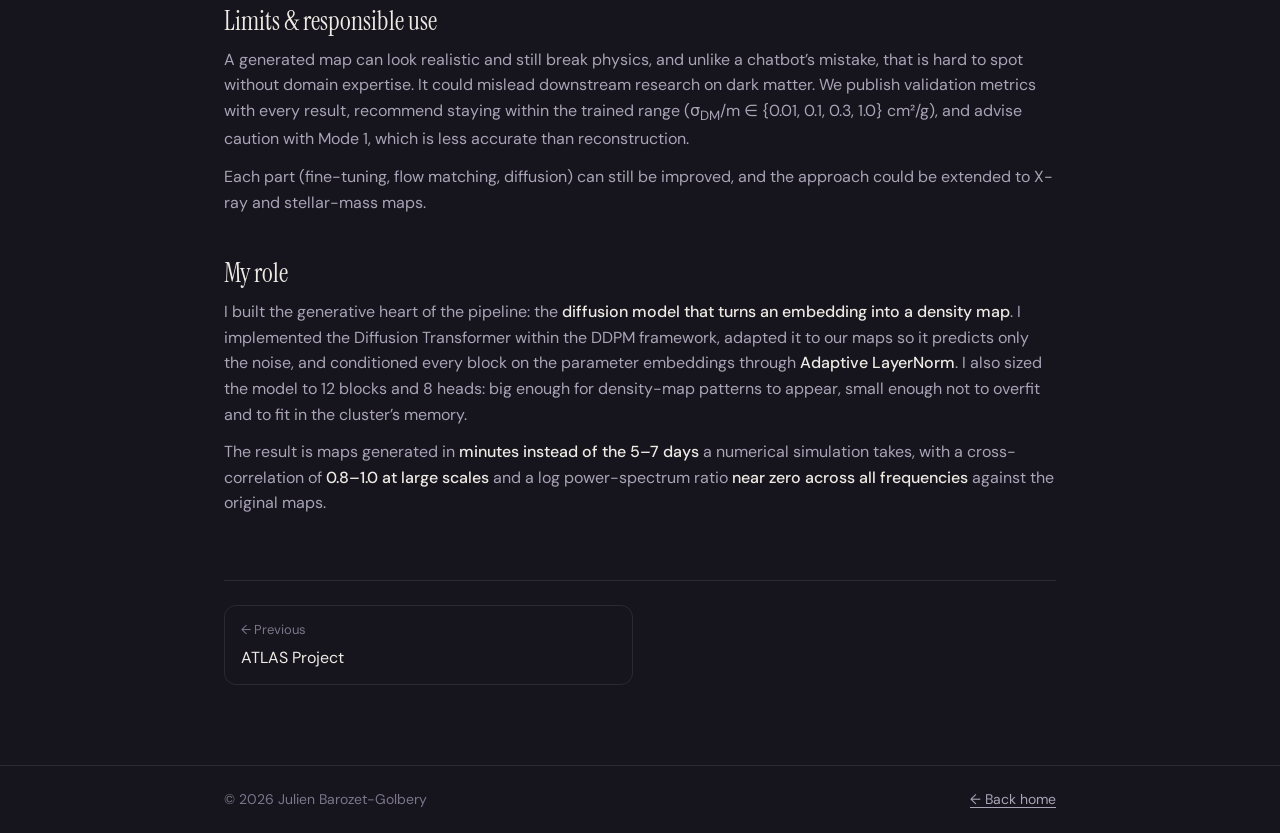
<file: projects/dark-matter.html>
<!doctype html>
<html lang="en">
<head>
<meta charset="utf-8">
<meta name="viewport" content="width=device-width, initial-scale=1">
<title>Dark Matter Density Generation — Julien Barozet-Golbery</title>
<meta name="description" content="Generating galaxy-cluster dark-matter maps from physics with AstroPT, flow matching and a Diffusion Transformer.">
<meta name="theme-color" content="#16141d">
<link rel="preconnect" href="https://fonts.googleapis.com">
<link rel="preconnect" href="https://fonts.gstatic.com" crossorigin>
<link href="https://fonts.googleapis.com/css2?family=DM+Sans:opsz,wght@9..40,400;9..40,500;9..40,700&family=Instrument+Serif:ital@0;1&family=JetBrains+Mono:wght@400;500&display=swap" rel="stylesheet">
<link rel="stylesheet" href="../assets/site.css?v=13">
</head>
<body>
<div class="ambient" aria-hidden="true"><div class="amb-window"><div class="amb-city"></div><div class="amb-rain far"></div><div class="amb-rain"></div></div><div class="amb-desk"></div></div>
<a class="skip" href="#main">Skip to content</a>
<header class="top">
  <nav class="top-in" aria-label="Main">
    <a class="brand" href="../index.html">Julien Barozet-Golbery</a>
    <ul class="links">
      <li><a href="../projects.html" aria-current="page">Projects</a></li>
      <li><a href="../publications.html">Publication</a></li>
      <li><a href="../resume.html">Resume</a></li>
      <li><a href="../about.html">About Me</a></li>
    </ul>
    <button class="mute" id="music" type="button" aria-pressed="false" aria-label="Background music" title="Play music and rain"><svg viewBox="0 0 24 24" aria-hidden="true"><path class="spk" d="M4 9.5h3.5L12 6v12l-4.5-3.5H4z"/><path class="on" d="M15.5 9.5a3.5 3.5 0 0 1 0 5M18 7a7 7 0 0 1 0 10"/><path class="off" d="M15.5 9.5l5 5M20.5 9.5l-5 5"/></svg></button>
  </nav>
</header>

<main id="main" class="detail">
  <a class="back" href="../projects.html">← All projects</a>
  <div class="page-head">
    <span class="eyebrow">EPFL LASTRO Lab · Sep 2025 — Dec 2025</span>
    <h1>Dark Matter Density Generation</h1>
    <p class="intro">Efficient, physically aware generation of dark-matter distributions in galaxy clusters. A team project, in which I built the diffusion model.</p>
    <ul class="kw" aria-label="Keywords"><li>Diffusion Transformer</li><li>Flow matching</li><li>AstroPT</li><li>Contrastive learning</li><li>Astrophysics</li></ul>
  </div>

  <div class="card">
    <dl class="outcome">
      <dt>Objective</dt><dd>Generate realistic galaxy-cluster mass maps directly from physical parameters, instead of running new, expensive particle simulations.</dd>
      <dt>Result</dt><dd>Maps in minutes instead of days of simulation, with near-perfect reconstruction of large-scale structure (cross-correlation 0.8–1.0) and a power spectrum within ±10 % of real maps at mid scales.</dd>
    </dl>
  </div>

  <section aria-labelledby="ctx">
    <h2 id="ctx">Context</h2>
    <p>About 85 % of the matter in the universe is dark matter: we can’t see it, but its gravity shapes everything around it. Galaxy clusters, 10<sup>14</sup>–10<sup>15</sup> times the mass of the Sun and mostly dark matter, bend the light of galaxies behind them. Those distortions make clusters natural “cosmic lenses” to map where dark matter is.</p>
    <p>Neural networks are promising for reading physical properties off these maps, such as how strongly dark matter interacts with itself (its self-interaction cross-section, σ<sub>DM</sub>/m). But they need lots of training data, and each new map comes from huge numerical simulations (2 × 1024³ particles) that take days to run. Our question: <strong>can a generative model learn to produce realistic cluster maps directly, and skip the simulation?</strong></p>
    <p>We worked with 14,400 annotated maps from the BAHAMAS simulations, labelled with the cluster’s total mass, the shape of its brightest galaxy and σ<sub>DM</sub>/m ∈ {0.01, 0.1, 0.3, 1.0} cm²/g. Although σ<sub>DM</sub>/m only takes four values here, we treated it as continuous, since it is a continuous physical quantity and the model should generalise as more data becomes available.</p>
  </section>

  <section aria-labelledby="app">
    <h2 id="app">Approach</h2>
    <p>The pipeline compresses the physics into an <em>embedding</em>, then a diffusion model turns that embedding into a map. There are two ways to get the embedding:</p>
    <figure class="fig">
      <svg class="diagram" viewBox="0 0 760 236" role="img" aria-labelledby="fig-pipe">
  <defs><marker id="ah" viewBox="0 0 10 10" refX="9" refY="5" markerWidth="7" markerHeight="7" orient="auto"><path d="M0,0 L10,5 L0,10 z" class="ahead"/></marker></defs>
  <text class="mode" x="0" y="18">Mode 1 · generate from physics</text>
  <rect class="io" x="0" y="34" width="132" height="54" rx="10"/><text class="t" x="66" y="57" text-anchor="middle">mass,</text><text class="t" x="66" y="75" text-anchor="middle">σ<tspan baseline-shift="sub" font-size="9">DM</tspan>/m</text>
  <rect class="box" x="172" y="34" width="168" height="54" rx="10"/><text class="t b" x="256" y="57" text-anchor="middle">Flow matching</text><text class="s" x="256" y="75" text-anchor="middle">MLP velocity field</text>
  <text class="mode" x="0" y="140">Mode 2 · reconstruct a map</text>
  <rect class="io" x="0" y="156" width="132" height="54" rx="10"/><text class="t" x="66" y="179" text-anchor="middle">existing</text><text class="t" x="66" y="197" text-anchor="middle">density map</text>
  <rect class="box" x="172" y="156" width="168" height="54" rx="10"/><text class="t b" x="256" y="179" text-anchor="middle">AstroPT</text><text class="s" x="256" y="197" text-anchor="middle">fine-tuned encoder</text>
  <rect class="io" x="384" y="95" width="104" height="54" rx="27"/><text class="t" x="436" y="126" text-anchor="middle">embedding</text>
  <rect class="box hl" x="528" y="88" width="148" height="68" rx="10"/><text class="t b" x="602" y="114" text-anchor="middle">Diffusion</text><text class="t b" x="602" y="131" text-anchor="middle">Transformer</text><text class="s" x="602" y="147" text-anchor="middle">DDPM · AdaLN</text>
  <text class="t" x="760" y="117" text-anchor="end">density</text><text class="t" x="760" y="134" text-anchor="end">map</text>
  <path class="arrow" d="M132,61 H168" marker-end="url(#ah)"/><path class="arrow" d="M132,183 H168" marker-end="url(#ah)"/>
  <path class="arrow" d="M340,61 C366,61 366,110 380,118" marker-end="url(#ah)"/><path class="arrow" d="M340,183 C366,183 366,134 380,126" marker-end="url(#ah)"/>
  <path class="arrow" d="M488,122 H524" marker-end="url(#ah)"/><path class="arrow" d="M676,122 H716" marker-end="url(#ah)"/>
</svg>
      <figcaption id="fig-pipe">The inference pipeline. Mode 1 generates a new map from (mass, σ<sub>DM</sub>/m) alone. Mode 2 encodes an existing map and reconstructs it.</figcaption>
    </figure>

    <h3 class="step"><span>1</span> Fine-tuning AstroPT into a physics-aware encoder</h3>
    <p>AstroPT is an autoregressive transformer pretrained on 8.6 M galaxy images, and one of the main foundation models in astrophysics. We fully unfroze it and trained it on two objectives at once, so its embeddings would capture mass and σ<sub>DM</sub>/m well:</p>
    <ul class="bullets">
      <li><strong>Regression</strong>: a linear head predicts mass, σ<sub>DM</sub>/m, galaxy shape and ellipticity with an MSE loss.</li>
      <li><strong>Supervised contrastive loss</strong> (InfoNCE) on σ<sub>DM</sub>/m: maps with the same value are pulled together and different values pushed apart, giving the diffusion model a well-structured conditioning space. Its weight is warmed up over the first epochs:</li>
    </ul>
    <p class="eq">λ<sub>c</sub>(e) = λ<sub>c</sub><sup>*</sup> · min(1, e / N<sub>w</sub>)</p>

    <h3 class="step"><span>2</span> Flow matching to generate embeddings from physics</h3>
    <p>To create a <em>new</em> map there is no input image to encode, so we learned to generate embeddings directly from (mass, σ<sub>DM</sub>/m). A small MLP learns a conditioned, time-dependent velocity field v<sub>θ</sub> that carries Gaussian noise x<sub>0</sub> to a point x<sub>1</sub> on the embedding manifold, trained with the conditional flow-matching loss:</p>
    <p class="eq">𝔼<sub>t, x₁, x</sub> ‖ v<sub>θ</sub>(x) − u<sub>t</sub>(x | x₁) ‖²</p>
    <p>A grid search over three probability paths (optimal transport, independent coupling, variance preserving) and σ<sub>min</sub> ∈ [0.001, 1.5] picked the <strong>variance-preserving path</strong> with σ<sub>min</sub> = 1:</p>
    <p class="eq">μ<sub>t</sub> = cos(πt⁄2) · x<sub>0</sub> + sin(πt⁄2) · x<sub>1</sub></p>

    <h3 class="step"><span>3</span> A Diffusion Transformer to paint the map</h3>
    <p>The maps themselves come from a denoising diffusion model (DDPM). Training gradually adds noise to real maps and teaches the network to predict that noise:</p>
    <p class="eq">x<sub>t</sub> = √ᾱ<sub>t</sub> · x<sub>0</sub> + √(1 − ᾱ<sub>t</sub>) · ε, &nbsp;&nbsp; loss = ‖ ε − ε<sub>θ</sub>(x<sub>t</sub>, t) ‖²</p>
    <p>The backbone is a <strong>Diffusion Transformer (DiT)</strong>, which improves on U-Net baselines in almost every setting, adapted to our map size. It uses 12 DiT blocks with 8 attention heads each: smaller models never produced density-map patterns, and larger ones overfit or didn’t fit in the cluster’s memory. The embedding conditions every block through <strong>Adaptive LayerNorm</strong>.</p>
  </section>

  <section aria-labelledby="resu">
    <h2 id="resu">Results</h2>

    <h3 class="sub">A better encoder</h3>
    <p>Linear probes on the embeddings show that fine-tuning keeps mass well encoded and makes the self-interaction cross-section much easier to recover:</p>
    <div class="stats">
      <div class="stat"><span class="stat-n">R² ≈ 0.9</span><span class="stat-l">mass prediction, before and after fine-tuning (slope 0.91)</span></div>
      <div class="stat"><span class="stat-n">0.69 → 0.85</span><span class="stat-l">recovery of σ<sub>DM</sub>/m = 1.0, baseline → fine-tuned, with tighter uncertainty</span></div>
    </div>
    <p>The lower σ<sub>DM</sub>/m values still overlap, likely because such weak self-interaction barely changes how a cluster looks.</p>

    <h3 class="sub">Generated embeddings</h3>
    <figure class="fig">
      <figcaption class="fig-t" id="fig-fm">Linear-probe R² on real vs generated embeddings</figcaption>
      <div class="legend"><span><i style="background:#8a75f0"></i>Real (AstroPT) embeddings</span><span><i style="background:#c97a3e"></i>Generated (flow matching)</span></div><svg class="chart" viewBox="0 0 560 152" role="img" aria-labelledby="fig-fm"><line class="grid" x1="130.0" x2="130.0" y1="26" y2="130"/><text class="tick" x="130.0" y="144" text-anchor="middle">0</text><line class="grid" x1="226.0" x2="226.0" y1="26" y2="130"/><text class="tick" x="226.0" y="144" text-anchor="middle">0.25</text><line class="grid" x1="322.0" x2="322.0" y1="26" y2="130"/><text class="tick" x="322.0" y="144" text-anchor="middle">0.5</text><line class="grid" x1="418.0" x2="418.0" y1="26" y2="130"/><text class="tick" x="418.0" y="144" text-anchor="middle">0.75</text><line class="grid" x1="514.0" x2="514.0" y1="26" y2="130"/><text class="tick" x="514.0" y="144" text-anchor="middle">1</text><text class="lab" x="0" y="49">Mass</text><g class="mark"><title>Mass · real AstroPT embeddings: R² 0.89</title><path d="M130,34 H467.8 a4,4 0 0 1 4,4 v6 a4,4 0 0 1 -4,4 H130 Z" fill="#8a75f0"/><rect x="130" y="32" width="424" height="18" fill="transparent"/></g><text class="val" x="477.8" y="45">0.89</text><g class="mark"><title>Mass · generated by flow matching: R² 0.87</title><path d="M130,50 H460.1 a4,4 0 0 1 4,4 v6 a4,4 0 0 1 -4,4 H130 Z" fill="#c97a3e"/><rect x="130" y="48" width="424" height="18" fill="transparent"/></g><text class="val" x="470.1" y="61">0.87</text><text class="lab" x="0" y="101">σ<tspan baseline-shift='sub' font-size='9'>DM</tspan>/m</text><g class="mark"><title>σDM/m · real AstroPT embeddings: R² 0.61</title><path d="M130,86 H360.2 a4,4 0 0 1 4,4 v6 a4,4 0 0 1 -4,4 H130 Z" fill="#8a75f0"/><rect x="130" y="84" width="424" height="18" fill="transparent"/></g><text class="val" x="370.2" y="97">0.61</text><g class="mark"><title>σDM/m · generated by flow matching: R² 0.73</title><path d="M130,102 H406.3 a4,4 0 0 1 4,4 v6 a4,4 0 0 1 -4,4 H130 Z" fill="#c97a3e"/><rect x="130" y="100" width="424" height="18" fill="transparent"/></g><text class="val" x="416.3" y="113">0.73</text><line class="axis" x1="130" x2="130" y1="26" y2="130"/></svg>
      <table class="tbl">
        <thead><tr><th></th><th>R²</th><th>MSE</th></tr></thead>
        <tbody>
          <tr><td>Mass · real</td><td>0.89</td><td>0.0991</td></tr>
          <tr><td>Mass · generated</td><td>0.87</td><td>0.00567</td></tr>
          <tr><td>σ<sub>DM</sub>/m · real</td><td>0.61</td><td>0.29</td></tr>
          <tr><td>σ<sub>DM</sub>/m · generated</td><td>0.73</td><td>0.0393</td></tr>
        </tbody>
      </table>
    </figure>
    <p>Mass is reproduced faithfully. Generated embeddings score <em>higher</em> than real ones on σ<sub>DM</sub>/m, which sounds good but suggests the simple MLP doesn’t cover the full AstroPT manifold: its samples are a little too “predictable”. That also explains why it is so sensitive to the path and σ<sub>min</sub>.</p>

    <h3 class="sub">Mode 1: generating new maps from physics</h3>
    <p>The generated maps are coherent and not overly noisy. Since they are new samples rather than copies, we compared them to real maps statistically:</p>
    <figure class="fig">
      <figcaption class="fig-t" id="fig-psd">Power spectrum of generated ÷ real maps, by spatial scale</figcaption>
      <svg class="chart" viewBox="0 0 560 230" role="img" aria-labelledby="fig-psd"><line class="grid" x1="44" x2="550" y1="196.0" y2="196.0"/><text class="tick" x="36" y="200.0" text-anchor="end">0.6</text><line class="grid" x1="44" x2="550" y1="150.5" y2="150.5"/><text class="tick" x="36" y="154.5" text-anchor="end">0.8</text><line class="ref" x1="44" x2="550" y1="105.0" y2="105.0"/><text class="tick" x="36" y="109.0" text-anchor="end">1.0</text><line class="grid" x1="44" x2="550" y1="59.5" y2="59.5"/><text class="tick" x="36" y="63.5" text-anchor="end">1.2</text><line class="grid" x1="44" x2="550" y1="14.0" y2="14.0"/><text class="tick" x="36" y="18.0" text-anchor="end">1.4</text><text class="note" x="546" y="98.0" text-anchor="end">1.0 = perfect match</text><text class="lab" x="145.2" y="220" text-anchor="middle">Large scales</text><text class="lab" x="297.0" y="220" text-anchor="middle">Mid scales</text><text class="lab" x="448.8" y="220" text-anchor="middle">Small scales</text><g class="mark"><title>Large scales: ratio ≈ 0.8 (slightly less power than real maps)</title><circle cx="145.2" cy="150.5" r="6" fill="#8a75f0" stroke="#211e2b" stroke-width="2"/><circle cx="145.2" cy="150.5" r="14" fill="transparent"/></g><text class="val" x="157.2" y="154.5">≈ 0.8</text><g class="mark"><title>Mid scales: within ±10 % of real maps (0.9–1.1)</title><rect x="290.0" y="82.2" width="14" height="45.5" rx="4" fill="#8a75f0"/><rect x="281.0" y="76.2" width="32" height="57.5" fill="transparent"/></g><text class="val" x="311.0" y="86.2">± 10 %</text><g class="mark"><title>Small scales: ratio above 1.2 (slightly more fine-grained power)</title><rect x="441.8" y="14.0" width="14" height="45.5" rx="4" fill="#8a75f0" opacity=".45"/><rect x="441.8" y="50.4" width="14" height="9.1" rx="2" fill="#8a75f0"/><rect x="432.8" y="14.0" width="32" height="51.5" fill="transparent"/></g><text class="val" x="462.8" y="63.5">&gt; 1.2</text></svg>
    </figure>
    <p>The power spectrum matches within ±10 % at mid scales, with slightly too little power at large scales and too much at the finest scales. Pixel values, skewness and peak counts overlap strongly with real maps, so the model captures the non-Gaussian structure of clusters, but generated maps come out <strong>systematically a bit brighter</strong> (higher total flux). That is expected: from mass and σ<sub>DM</sub>/m alone, the model can’t know the cluster’s exact geometry (e.g. ellipticity).</p>

    <h3 class="sub">Mode 2: reconstructing existing maps</h3>
    <figure class="fig">
      <figcaption class="fig-t" id="fig-rl">Cross-correlation r(ℓ) between original and reconstructed maps</figcaption>
      <svg class="chart" viewBox="0 0 560 160" role="img" aria-labelledby="fig-rl"><line class="grid" x1="150.0" x2="150.0" y1="12" y2="132"/><text class="tick" x="150.0" y="148" text-anchor="middle">0</text><line class="grid" x1="247.5" x2="247.5" y1="12" y2="132"/><text class="tick" x="247.5" y="148" text-anchor="middle">0.25</text><line class="grid" x1="345.0" x2="345.0" y1="12" y2="132"/><text class="tick" x="345.0" y="148" text-anchor="middle">0.5</text><line class="grid" x1="442.5" x2="442.5" y1="12" y2="132"/><text class="tick" x="442.5" y="148" text-anchor="middle">0.75</text><line class="grid" x1="540.0" x2="540.0" y1="12" y2="132"/><text class="tick" x="540.0" y="148" text-anchor="middle">1</text><text class="lab" x="0" y="31">Large scales</text><g class="mark"><title>Large scales (low ℓ): r between 0.8 and 1.0</title><rect x="462.0" y="20" width="78.0" height="14" rx="4" fill="#8a75f0"/><rect x="456.0" y="14" width="90.0" height="26" fill="transparent"/></g><text class="val" x="456.0" y="31" text-anchor="end">0.8–1</text><text class="lab" x="0" y="71">Mid scales</text><g class="mark"><title>Mid scales: r between 0.3 and 0.6</title><rect x="267.0" y="60" width="117.0" height="14" rx="4" fill="#8a75f0"/><rect x="261.0" y="54" width="129.0" height="26" fill="transparent"/></g><text class="val" x="390.0" y="71">0.3–0.6</text><text class="lab" x="0" y="111">Finest details</text><text class="note" x="154" y="111">harder: the diffusion model is stochastic</text><line class="axis" x1="150" x2="150" y1="12" y2="132"/></svg>
    </figure>
    <p>Reconstruction is near-perfect for the overall structure (r between 0.8 and 1.0), solid for finer details (0.3–0.6), and, as expected from a stochastic model, weaker for the very finest grain. The log-ratio of power spectra stays <strong>near 0 at every frequency</strong>, so reconstructed and original maps carry the same structure across scales.</p>

    <details class="hp">
      <summary>Training setup (found by grid search)</summary>
      <table class="tbl">
        <thead><tr><th></th><th>AstroPT</th><th>Flow matching</th><th>DDPM (FM)</th><th>DDPM (AstroPT)</th></tr></thead>
        <tbody>
          <tr><td>LR / batch / epochs</td><td>10⁻⁵ / 64 / 60</td><td>10⁻⁴ / full / 3k</td><td>3·10⁻⁴ / 32 / 250</td><td>3·10⁻⁴ / 32 / 300</td></tr>
          <tr><td>Scheduler</td><td>cosine</td><td>–</td><td>cosine</td><td>cosine</td></tr>
          <tr><td>Specifics</td><td>contrastive λ 0.1, τ 0.1, warm-up 5</td><td>σ<sub>min</sub> 1, variance preserving</td><td colspan="2">T = 1000, CFG 0.1, EMA 0.9999</td></tr>
        </tbody>
      </table>
      <p class="muted">All models trained with AdamW on EPFL’s SCITAS cluster.</p>
    </details>
  </section>

  <section aria-labelledby="lim">
    <h2 id="lim">Limits &amp; responsible use</h2>
    <p>A generated map can look realistic and still break physics, and unlike a chatbot’s mistake, that is hard to spot without domain expertise. It could mislead downstream research on dark matter. We publish validation metrics with every result, recommend staying within the trained range (σ<sub>DM</sub>/m ∈ {0.01, 0.1, 0.3, 1.0} cm²/g), and advise caution with Mode 1, which is less accurate than reconstruction.</p>
    <p>Each part (fine-tuning, flow matching, diffusion) can still be improved, and the approach could be extended to X-ray and stellar-mass maps.</p>
  </section>

  <section aria-labelledby="role">
    <h2 id="role">My role</h2>
    <p>I built the generative heart of the pipeline: the <strong>diffusion model that turns an embedding into a density map</strong>. I implemented the Diffusion Transformer within the DDPM framework, adapted it to our maps so it predicts only the noise, and conditioned every block on the parameter embeddings through <strong>Adaptive LayerNorm</strong>. I also sized the model to 12 blocks and 8 heads: big enough for density-map patterns to appear, small enough not to overfit and to fit in the cluster’s memory.</p>
    <p>The result is maps generated in <strong>minutes instead of the 5–7 days</strong> a numerical simulation takes, with a cross-correlation of <strong>0.8–1.0 at large scales</strong> and a log power-spectrum ratio <strong>near zero across all frequencies</strong> against the original maps.</p>
    <!-- ✏️ Optional: add what you learned or would do differently -->
  </section>

  <nav class="pager" aria-label="More projects"><a href="atlas.html"><span>← Previous</span>ATLAS Project</a><span></span></nav>
</main>

<footer class="foot">
  <div class="foot-in"><span>© <span class="yr"></span> Julien Barozet-Golbery</span><a href="../index.html">← Back home</a></div>
</footer>
<script>document.querySelector('.yr').textContent = new Date().getFullYear();</script>
<script src="../assets/music.js?v=3"></script>
<script src="../assets/router.js?v=3"></script>
</body>
</html>
</file>
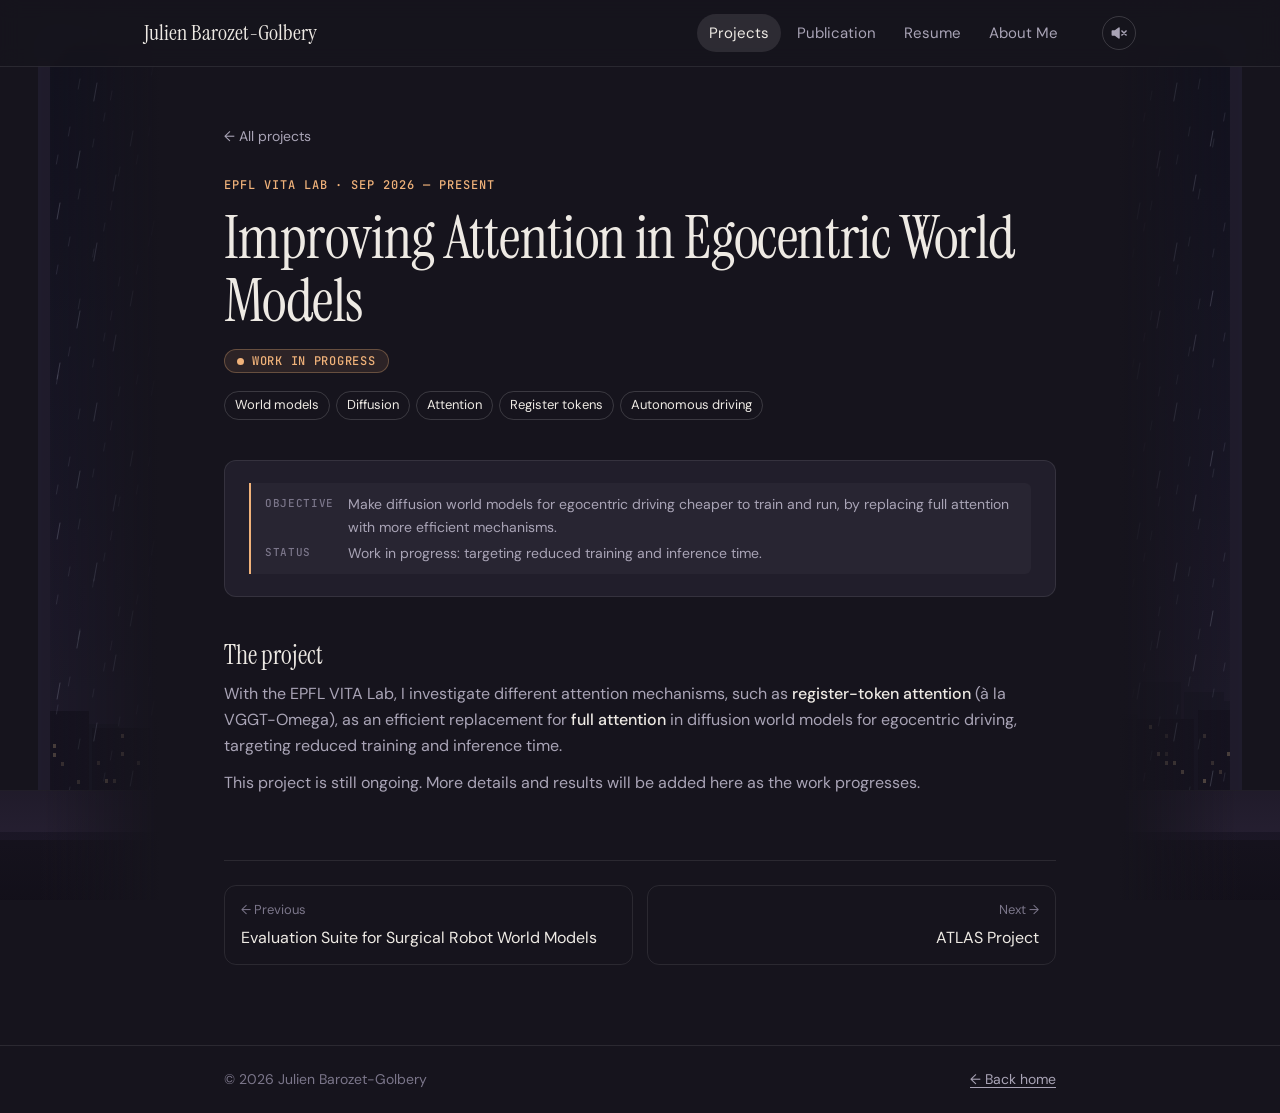
<file: projects/egocentric-attention.html>
<!doctype html>
<html lang="en">
<head>
<meta charset="utf-8">
<meta name="viewport" content="width=device-width, initial-scale=1">
<title>Improving Attention in Egocentric World Models — Julien Barozet-Golbery</title>
<meta name="description" content="Replace full attention in diffusion world models for egocentric driving with efficient alternatives such as register-token attention (à la VGGT-Omega).">
<meta name="theme-color" content="#16141d">
<link rel="preconnect" href="https://fonts.googleapis.com">
<link rel="preconnect" href="https://fonts.gstatic.com" crossorigin>
<link href="https://fonts.googleapis.com/css2?family=DM+Sans:opsz,wght@9..40,400;9..40,500;9..40,700&family=Instrument+Serif:ital@0;1&family=JetBrains+Mono:wght@400;500&display=swap" rel="stylesheet">
<link rel="stylesheet" href="../assets/site.css?v=13">
</head>
<body>
<div class="ambient" aria-hidden="true"><div class="amb-window"><div class="amb-city"></div><div class="amb-rain far"></div><div class="amb-rain"></div></div><div class="amb-desk"></div></div>
<a class="skip" href="#main">Skip to content</a>
<header class="top">
  <nav class="top-in" aria-label="Main">
    <a class="brand" href="../index.html">Julien Barozet-Golbery</a>
    <ul class="links">
      <li><a href="../projects.html" aria-current="page">Projects</a></li>
      <li><a href="../publications.html">Publication</a></li>
      <li><a href="../resume.html">Resume</a></li>
      <li><a href="../about.html">About Me</a></li>
    </ul>
    <button class="mute" id="music" type="button" aria-pressed="false" aria-label="Background music" title="Play music and rain"><svg viewBox="0 0 24 24" aria-hidden="true"><path class="spk" d="M4 9.5h3.5L12 6v12l-4.5-3.5H4z"/><path class="on" d="M15.5 9.5a3.5 3.5 0 0 1 0 5M18 7a7 7 0 0 1 0 10"/><path class="off" d="M15.5 9.5l5 5M20.5 9.5l-5 5"/></svg></button>
  </nav>
</header>

<main id="main" class="detail">
  <a class="back" href="../projects.html">← All projects</a>
  <div class="page-head">
    <span class="eyebrow">EPFL VITA Lab · Sep 2026 — Present</span>
    <h1>Improving Attention in Egocentric World Models</h1>
    <p class="wip"><span aria-hidden="true"></span>Work in progress</p>
    <ul class="kw" aria-label="Keywords"><li>World models</li><li>Diffusion</li><li>Attention</li><li>Register tokens</li><li>Autonomous driving</li></ul>
  </div>

  <div class="card">
    <dl class="outcome">
      <dt>Objective</dt><dd>Make diffusion world models for egocentric driving cheaper to train and run, by replacing full attention with more efficient mechanisms.</dd>
      <dt>Status</dt><dd>Work in progress: targeting reduced training and inference time.</dd>
    </dl>
  </div>

  <section aria-labelledby="ov">
    <h2 id="ov">The project</h2>
    <p>With the EPFL VITA Lab, I investigate different attention mechanisms, such as <strong>register-token attention</strong> (à la VGGT-Omega), as an efficient replacement for <strong>full attention</strong> in diffusion world models for egocentric driving, targeting reduced training and inference time.</p>
    <p class="muted">This project is still ongoing. More details and results will be added here as the work progresses.</p>
  </section>

  <nav class="pager" aria-label="More projects"><a href="surgical-world-models.html"><span>← Previous</span>Evaluation Suite for Surgical Robot World Models</a><a class="next" href="atlas.html"><span>Next →</span>ATLAS Project</a></nav>
</main>

<footer class="foot">
  <div class="foot-in"><span>© <span class="yr"></span> Julien Barozet-Golbery</span><a href="../index.html">← Back home</a></div>
</footer>
<script>document.querySelector('.yr').textContent = new Date().getFullYear();</script>
<script src="../assets/music.js?v=3"></script>
<script src="../assets/router.js?v=3"></script>
</body>
</html>
</file>
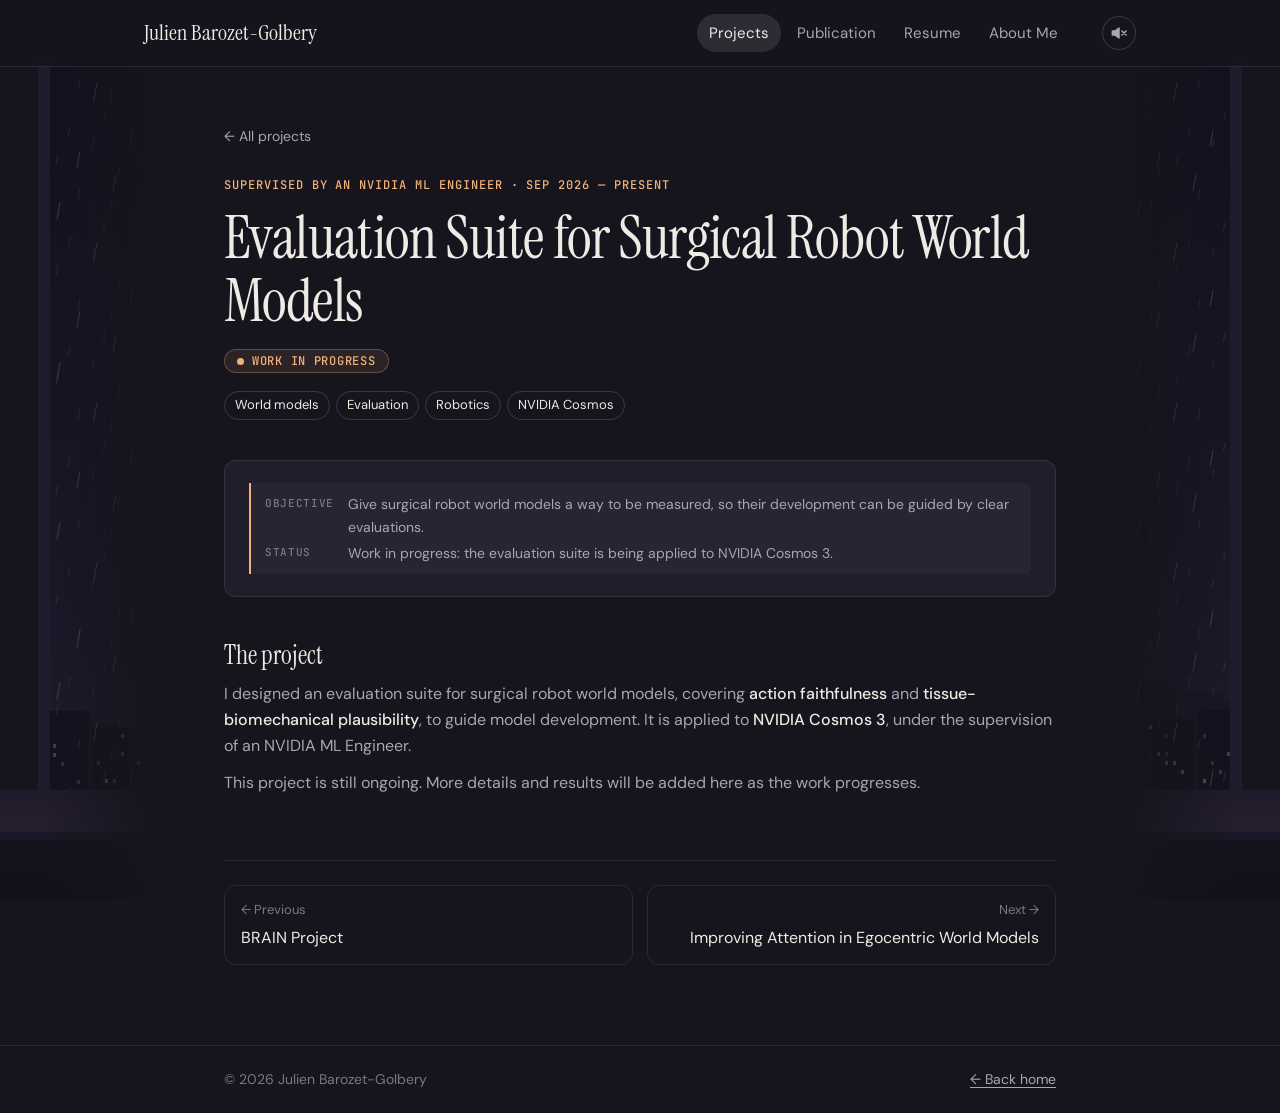
<file: projects/surgical-world-models.html>
<!doctype html>
<html lang="en">
<head>
<meta charset="utf-8">
<meta name="viewport" content="width=device-width, initial-scale=1">
<title>Evaluation Suite for Surgical Robot World Models — Julien Barozet-Golbery</title>
<meta name="description" content="Measure whether surgical robot world models follow the commanded actions and produce biomechanically plausible tissue behaviour.">
<meta name="theme-color" content="#16141d">
<link rel="preconnect" href="https://fonts.googleapis.com">
<link rel="preconnect" href="https://fonts.gstatic.com" crossorigin>
<link href="https://fonts.googleapis.com/css2?family=DM+Sans:opsz,wght@9..40,400;9..40,500;9..40,700&family=Instrument+Serif:ital@0;1&family=JetBrains+Mono:wght@400;500&display=swap" rel="stylesheet">
<link rel="stylesheet" href="../assets/site.css?v=13">
</head>
<body>
<div class="ambient" aria-hidden="true"><div class="amb-window"><div class="amb-city"></div><div class="amb-rain far"></div><div class="amb-rain"></div></div><div class="amb-desk"></div></div>
<a class="skip" href="#main">Skip to content</a>
<header class="top">
  <nav class="top-in" aria-label="Main">
    <a class="brand" href="../index.html">Julien Barozet-Golbery</a>
    <ul class="links">
      <li><a href="../projects.html" aria-current="page">Projects</a></li>
      <li><a href="../publications.html">Publication</a></li>
      <li><a href="../resume.html">Resume</a></li>
      <li><a href="../about.html">About Me</a></li>
    </ul>
    <button class="mute" id="music" type="button" aria-pressed="false" aria-label="Background music" title="Play music and rain"><svg viewBox="0 0 24 24" aria-hidden="true"><path class="spk" d="M4 9.5h3.5L12 6v12l-4.5-3.5H4z"/><path class="on" d="M15.5 9.5a3.5 3.5 0 0 1 0 5M18 7a7 7 0 0 1 0 10"/><path class="off" d="M15.5 9.5l5 5M20.5 9.5l-5 5"/></svg></button>
  </nav>
</header>

<main id="main" class="detail">
  <a class="back" href="../projects.html">← All projects</a>
  <div class="page-head">
    <span class="eyebrow">Supervised by an NVIDIA ML Engineer · Sep 2026 — Present</span>
    <h1>Evaluation Suite for Surgical Robot World Models</h1>
    <p class="wip"><span aria-hidden="true"></span>Work in progress</p>
    <ul class="kw" aria-label="Keywords"><li>World models</li><li>Evaluation</li><li>Robotics</li><li>NVIDIA Cosmos</li></ul>
  </div>

  <div class="card">
    <dl class="outcome">
      <dt>Objective</dt><dd>Give surgical robot world models a way to be measured, so their development can be guided by clear evaluations.</dd>
      <dt>Status</dt><dd>Work in progress: the evaluation suite is being applied to NVIDIA Cosmos 3.</dd>
    </dl>
  </div>

  <section aria-labelledby="ov">
    <h2 id="ov">The project</h2>
    <p>I designed an evaluation suite for surgical robot world models, covering <strong>action faithfulness</strong> and <strong>tissue-biomechanical plausibility</strong>, to guide model development. It is applied to <strong>NVIDIA Cosmos 3</strong>, under the supervision of an NVIDIA ML Engineer.</p>
    <p class="muted">This project is still ongoing. More details and results will be added here as the work progresses.</p>
  </section>

  <nav class="pager" aria-label="More projects"><a href="brain.html"><span>← Previous</span>BRAIN Project</a><a class="next" href="egocentric-attention.html"><span>Next →</span>Improving Attention in Egocentric World Models</a></nav>
</main>

<footer class="foot">
  <div class="foot-in"><span>© <span class="yr"></span> Julien Barozet-Golbery</span><a href="../index.html">← Back home</a></div>
</footer>
<script>document.querySelector('.yr').textContent = new Date().getFullYear();</script>
<script src="../assets/music.js?v=3"></script>
<script src="../assets/router.js?v=3"></script>
</body>
</html>
</file>
<file: assets/site.css>
/* Shared styles for the inner pages (projects, publications, resume, about).
   Same night palette as the home page, desaturated so content comes first. */
:root{
  --bg:#16141d; --bg2:#1c1926;
  --surface:#211e2b;
  --line:rgba(255,255,255,.09); --line2:rgba(255,255,255,.16);
  --ink:#eeeae4; --muted:#a9a4b6; --faint:#7b768a;
  --accent:#f0b27a; --link:#a9cdec;
  --radius:12px; --max:880px;
  --amb-city:url("data:image/svg+xml,%3Csvg xmlns='http://www.w3.org/2000/svg' width='640' height='150'%3E%3Crect x='0' y='84' width='69' height='66' fill='%231b1932'/%3E%3Crect x='71' y='99' width='63' height='51' fill='%231b1932'/%3E%3Crect x='137' y='59' width='45' height='91' fill='%231b1932'/%3E%3Crect x='182' y='93' width='40' height='57' fill='%231b1932'/%3E%3Crect x='224' y='45' width='60' height='105' fill='%231b1932'/%3E%3Crect x='285' y='66' width='54' height='84' fill='%231b1932'/%3E%3Crect x='339' y='85' width='66' height='65' fill='%231b1932'/%3E%3Crect x='405' y='74' width='43' height='76' fill='%231b1932'/%3E%3Crect x='450' y='42' width='41' height='108' fill='%231b1932'/%3E%3Crect x='494' y='52' width='40' height='98' fill='%231b1932'/%3E%3Crect x='534' y='61' width='38' height='89' fill='%231b1932'/%3E%3Crect x='576' y='92' width='58' height='58' fill='%231b1932'/%3E%3Crect x='635' y='45' width='30' height='105' fill='%231b1932'/%3E%3Crect x='-10' y='71' width='49' height='79' fill='%23121022'/%3E%3Crect x='3' y='104' width='3' height='4' fill='%23ffcf8a' opacity='0.5'/%3E%3Crect x='3' y='113' width='3' height='4' fill='%23ffcf8a' opacity='0.5'/%3E%3Crect x='11' y='122' width='3' height='4' fill='%23ffcf8a' opacity='0.35'/%3E%3Crect x='27' y='140' width='3' height='4' fill='%23ffcf8a' opacity='0.35'/%3E%3Crect x='42' y='88' width='58' height='62' fill='%23121022'/%3E%3Crect x='71' y='94' width='3' height='4' fill='%23ffcf8a' opacity='0.7'/%3E%3Crect x='71' y='112' width='3' height='4' fill='%23ffcf8a' opacity='0.7'/%3E%3Crect x='47' y='121' width='3' height='4' fill='%23ffcf8a' opacity='0.35'/%3E%3Crect x='87' y='121' width='3' height='4' fill='%23ffcf8a' opacity='0.7'/%3E%3Crect x='55' y='139' width='3' height='4' fill='%23ffcf8a' opacity='0.7'/%3E%3Crect x='63' y='139' width='3' height='4' fill='%23ffcf8a' opacity='0.5'/%3E%3Crect x='104' y='80' width='44' height='70' fill='%23121022'/%3E%3Crect x='141' y='86' width='3' height='4' fill='%23ffcf8a' opacity='0.5'/%3E%3Crect x='133' y='122' width='3' height='4' fill='%23ffcf8a' opacity='0.5'/%3E%3Crect x='125' y='131' width='3' height='4' fill='%23ffcf8a' opacity='0.5'/%3E%3Crect x='153' y='99' width='54' height='51' fill='%23121022'/%3E%3Crect x='174' y='105' width='3' height='4' fill='%23ffcf8a' opacity='0.7'/%3E%3Crect x='174' y='141' width='3' height='4' fill='%23ffcf8a' opacity='0.7'/%3E%3Crect x='211' y='78' width='69' height='72' fill='%23121022'/%3E%3Crect x='224' y='102' width='3' height='4' fill='%23ffcf8a' opacity='0.35'/%3E%3Crect x='272' y='102' width='3' height='4' fill='%23ffcf8a' opacity='0.35'/%3E%3Crect x='232' y='111' width='3' height='4' fill='%23ffcf8a' opacity='0.5'/%3E%3Crect x='232' y='138' width='3' height='4' fill='%23ffcf8a' opacity='0.7'/%3E%3Crect x='240' y='138' width='3' height='4' fill='%23ffcf8a' opacity='0.35'/%3E%3Crect x='284' y='93' width='60' height='57' fill='%23121022'/%3E%3Crect x='305' y='126' width='3' height='4' fill='%23ffcf8a' opacity='0.7'/%3E%3Crect x='337' y='126' width='3' height='4' fill='%23ffcf8a' opacity='0.5'/%3E%3Crect x='305' y='144' width='3' height='4' fill='%23ffcf8a' opacity='0.35'/%3E%3Crect x='348' y='91' width='37' height='59' fill='%23121022'/%3E%3Crect x='353' y='106' width='3' height='4' fill='%23ffcf8a' opacity='0.7'/%3E%3Crect x='361' y='115' width='3' height='4' fill='%23ffcf8a' opacity='0.5'/%3E%3Crect x='377' y='142' width='3' height='4' fill='%23ffcf8a' opacity='0.5'/%3E%3Crect x='389' y='79' width='54' height='71' fill='%23121022'/%3E%3Crect x='426' y='94' width='3' height='4' fill='%23ffcf8a' opacity='0.35'/%3E%3Crect x='394' y='103' width='3' height='4' fill='%23ffcf8a' opacity='0.35'/%3E%3Crect x='410' y='103' width='3' height='4' fill='%23ffcf8a' opacity='0.7'/%3E%3Crect x='426' y='103' width='3' height='4' fill='%23ffcf8a' opacity='0.5'/%3E%3Crect x='394' y='112' width='3' height='4' fill='%23ffcf8a' opacity='0.35'/%3E%3Crect x='402' y='130' width='3' height='4' fill='%23ffcf8a' opacity='0.35'/%3E%3Crect x='394' y='139' width='3' height='4' fill='%23ffcf8a' opacity='0.5'/%3E%3Crect x='446' y='79' width='58' height='71' fill='%23121022'/%3E%3Crect x='459' y='85' width='3' height='4' fill='%23ffcf8a' opacity='0.7'/%3E%3Crect x='475' y='94' width='3' height='4' fill='%23ffcf8a' opacity='0.35'/%3E%3Crect x='467' y='112' width='3' height='4' fill='%23ffcf8a' opacity='0.7'/%3E%3Crect x='475' y='112' width='3' height='4' fill='%23ffcf8a' opacity='0.35'/%3E%3Crect x='475' y='121' width='3' height='4' fill='%23ffcf8a' opacity='0.7'/%3E%3Crect x='483' y='121' width='3' height='4' fill='%23ffcf8a' opacity='0.7'/%3E%3Crect x='491' y='130' width='3' height='4' fill='%23ffcf8a' opacity='0.7'/%3E%3Crect x='508' y='70' width='58' height='80' fill='%23121022'/%3E%3Crect x='513' y='94' width='3' height='4' fill='%23ffcf8a' opacity='0.35'/%3E%3Crect x='537' y='112' width='3' height='4' fill='%23ffcf8a' opacity='0.5'/%3E%3Crect x='521' y='121' width='3' height='4' fill='%23ffcf8a' opacity='0.35'/%3E%3Crect x='545' y='121' width='3' height='4' fill='%23ffcf8a' opacity='0.35'/%3E%3Crect x='529' y='130' width='3' height='4' fill='%23ffcf8a' opacity='0.35'/%3E%3Crect x='513' y='139' width='3' height='4' fill='%23ffcf8a' opacity='0.7'/%3E%3Crect x='553' y='139' width='3' height='4' fill='%23ffcf8a' opacity='0.7'/%3E%3Crect x='566' y='106' width='72' height='44' fill='%23121022'/%3E%3Crect x='627' y='112' width='3' height='4' fill='%23ffcf8a' opacity='0.7'/%3E%3Crect x='603' y='121' width='3' height='4' fill='%23ffcf8a' opacity='0.7'/%3E%3Crect x='627' y='121' width='3' height='4' fill='%23ffcf8a' opacity='0.35'/%3E%3Crect x='595' y='130' width='3' height='4' fill='%23ffcf8a' opacity='0.7'/%3E%3Crect x='579' y='139' width='3' height='4' fill='%23ffcf8a' opacity='0.5'/%3E%3Crect x='587' y='139' width='3' height='4' fill='%23ffcf8a' opacity='0.35'/%3E%3Crect x='619' y='139' width='3' height='4' fill='%23ffcf8a' opacity='0.5'/%3E%3C/svg%3E");
  --amb-rain:url("data:image/svg+xml,%3Csvg xmlns='http://www.w3.org/2000/svg' width='120' height='160'%3E%3Cg stroke='%23cdd7ff' stroke-opacity='0.55' stroke-width='1' stroke-linecap='round'%3E%3Cpath d='M10 4l-2.9 16'/%3E%3Cpath d='M47 44l-3.2 18'/%3E%3Cpath d='M83 92l-2.7 15'/%3E%3Cpath d='M30 112l-3.1 17'/%3E%3Cpath d='M104 22l-2.5 14'/%3E%3Cpath d='M66 136l-2.9 16'/%3E%3C/g%3E%3C/svg%3E");
  --amb-rain-far:url("data:image/svg+xml,%3Csvg xmlns='http://www.w3.org/2000/svg' width='80' height='110'%3E%3Cg stroke='%23cdd7ff' stroke-opacity='0.4' stroke-width='1' stroke-linecap='round'%3E%3Cpath d='M8 6l-1.6 9'/%3E%3Cpath d='M30 40l-1.8 10'/%3E%3Cpath d='M55 74l-1.4 8'/%3E%3Cpath d='M70 18l-1.6 9'/%3E%3Cpath d='M20 88l-1.6 9'/%3E%3Cpath d='M44 100l-1.4 8'/%3E%3Cpath d='M62 52l-1.6 9'/%3E%3C/g%3E%3C/svg%3E");
}
*{box-sizing:border-box;margin:0;padding:0}
html{scroll-padding-top:84px}
body{min-height:100vh;display:flex;flex-direction:column;
  background:var(--bg);
  color:var(--ink);font:400 16px/1.6 'DM Sans',system-ui,sans-serif;-webkit-font-smoothing:antialiased}
a{color:var(--link);text-underline-offset:3px}
a:hover{color:#fff}
button{font:inherit;color:inherit;background:none;border:0;cursor:pointer}
:focus-visible{outline:2px solid var(--link);outline-offset:3px;border-radius:6px}
.skip{position:absolute;left:16px;top:-48px;padding:8px 14px;background:var(--ink);color:var(--bg);border-radius:8px;z-index:50;text-decoration:none}
.skip:focus{top:12px}

/* ---------- ambient: the home page's rainy window and desk, continued quietly in the side margins ---------- */
.ambient{position:fixed;inset:0;z-index:-1;pointer-events:none;overflow:hidden}
.amb-window{position:absolute;left:3vw;right:3vw;top:3vh;bottom:min(13vh,110px);overflow:hidden;
  border:12px solid #29233f;border-bottom:0;border-radius:20px 20px 0 0;
  background:linear-gradient(180deg,#0d1024,#1a1733 55%,#2a2140);opacity:.55;filter:saturate(.75)}
.amb-city{position:absolute;left:0;right:0;bottom:0;height:150px;background:var(--amb-city) repeat-x bottom left;opacity:.9}
.amb-rain,.amb-rain.far{position:absolute;inset:0;background:var(--amb-rain);opacity:.8;animation:amb-rain .9s linear infinite}
.amb-rain.far{background:var(--amb-rain-far);opacity:.55;animation-duration:1.6s}
@keyframes amb-rain{to{background-position:-29px 160px}}
.amb-rain.far{animation-name:amb-rain-far}
@keyframes amb-rain-far{to{background-position:-20px 110px}}
.amb-desk{position:absolute;left:0;right:0;bottom:0;height:min(13vh,110px);opacity:.42;
  background:linear-gradient(180deg,rgba(255,225,255,.12) 0 1px,#30263f 1px,#3a2e4c 38%,#231b33 38%,#231b33 calc(38% + 8px),#16111f calc(38% + 8px),#0f0b17)}
/* the centre column stays plain for reading, fading softly into the scene */
.ambient::after{content:"";position:absolute;inset:0;
  background:linear-gradient(90deg,transparent calc(50% - 600px),var(--bg) calc(50% - 480px),var(--bg) calc(50% + 480px),transparent calc(50% + 600px))}
@media (prefers-reduced-motion:reduce){.amb-rain{animation:none}}

/* ---------- top bar ---------- */
.top{position:sticky;top:0;z-index:20;background:rgba(22,20,29,.85);backdrop-filter:blur(10px);-webkit-backdrop-filter:blur(10px);border-bottom:1px solid var(--line)}
.top-in{max-width:calc(var(--max) + 160px);margin:0 auto;padding:14px 24px;display:flex;align-items:center;gap:24px}
.brand{font:400 22px/1 'Instrument Serif',serif;color:var(--ink);text-decoration:none;white-space:nowrap;margin-right:auto}
.brand:hover{color:var(--accent)}
.links{display:flex;gap:4px;list-style:none}
.links a{display:block;padding:7px 12px;border-radius:999px;color:var(--muted);text-decoration:none;font-size:15px;white-space:nowrap;transition:color .15s,background .15s}
.links a:hover{color:var(--ink);background:rgba(255,255,255,.06)}
.links a[aria-current=page]{color:var(--ink);background:rgba(255,255,255,.1)}
.mute{flex:none;margin-left:8px;width:34px;height:34px;display:grid;place-items:center;border-radius:50%;border:1px solid var(--line2);color:var(--muted);transition:color .15s,border-color .15s}
.mute:hover{color:var(--ink)}
.mute[aria-pressed=true]{color:var(--accent);border-color:rgba(240,178,122,.4)}
.mute svg{width:20px;height:20px;fill:none;stroke:currentColor;stroke-width:1.8;stroke-linecap:round;stroke-linejoin:round}
.mute .spk{fill:currentColor}
.mute[aria-pressed=true] .off,.mute[aria-pressed=false] .on{display:none}
.mute{position:relative}
.mute.waiting{animation:soundpulse 1.8s ease-in-out infinite}
.mute.waiting::after{content:attr(data-hint);position:absolute;right:0;top:calc(100% + 8px);white-space:nowrap;pointer-events:none;
  padding:5px 10px;border-radius:999px;font:500 12px/1.2 'DM Sans',sans-serif;color:#f6efe6;background:rgba(15,10,30,.7);border:1px solid rgba(255,255,255,.14)}
@keyframes soundpulse{0%,100%{box-shadow:0 0 0 0 rgba(255,179,107,.45)}50%{box-shadow:0 0 0 7px rgba(255,179,107,0)}}

/* ---------- page ---------- */
main:focus{outline:none}
main{flex:1;width:100%;max-width:var(--max);margin:0 auto;padding:56px 24px 80px}
.page-head{margin-bottom:40px}
.eyebrow{font:500 12px/1 'JetBrains Mono',ui-monospace,monospace;letter-spacing:.08em;text-transform:uppercase;color:var(--accent)}
h1{font:400 clamp(40px,6vw,60px)/1.05 'Instrument Serif',serif;letter-spacing:-.01em;margin:10px 0 14px}
.intro{color:var(--muted);font-size:17px;max-width:620px}
h2{font:400 30px/1.15 'Instrument Serif',serif;margin:0 0 18px}
h3{font-size:18px;font-weight:700;line-height:1.35}
section+section{margin-top:52px}
p+p{margin-top:12px}
.muted{color:var(--muted)}
.mono{font-family:'JetBrains Mono',ui-monospace,monospace}

/* ---------- small parts ---------- */
.btn{display:inline-flex;align-items:center;gap:8px;padding:10px 16px;border-radius:999px;background:var(--ink);color:#17141f;font-weight:700;font-size:15px;text-decoration:none;line-height:1.2;transition:background .15s}
.btn:hover{background:#fff;color:#17141f}
.btn.ghost{background:transparent;color:var(--ink);border:1px solid var(--line2)}
.btn.ghost:hover{background:rgba(255,255,255,.07);color:#fff}
.btn.sm{padding:6px 12px;font-size:13px;font-weight:500}
.actions{display:flex;flex-wrap:wrap;gap:8px}
.chips{display:flex;flex-wrap:wrap;gap:8px;list-style:none}
.chips li{padding:5px 12px;border-radius:999px;background:rgba(255,255,255,.05);border:1px solid var(--line);font-size:14px;color:var(--ink)}
.tag{font:500 11px/1 'JetBrains Mono',ui-monospace,monospace;letter-spacing:.06em;text-transform:uppercase;color:var(--faint)}
.card{background:var(--surface);border:1px solid var(--line);border-radius:var(--radius);padding:22px 24px}


/* project list: picture | name, objective/result, keywords */
.projects{display:grid;gap:16px;list-style:none}
.project{display:grid;grid-template-columns:240px 1fr;gap:24px;align-items:start}
.thumb{aspect-ratio:4/3;border-radius:8px;overflow:hidden;border:1px solid var(--line);
  background:linear-gradient(150deg,#2c2740,#1b1825)}
.thumb:empty::after{content:"";display:block;height:100%;opacity:.5;
  background:center/36px no-repeat url("data:image/svg+xml,%3Csvg xmlns='http://www.w3.org/2000/svg' viewBox='0 0 24 24' fill='none' stroke='%237b768a' stroke-width='1.5' stroke-linecap='round' stroke-linejoin='round'%3E%3Crect x='3' y='4' width='18' height='16' rx='2'/%3E%3Ccircle cx='9' cy='10' r='2'/%3E%3Cpath d='M21 17l-5-5-9 8'/%3E%3C/svg%3E")}
.thumb img{width:100%;height:100%;object-fit:cover;display:block}
.project .body{display:grid;gap:12px;min-width:0}
.project h3{font:400 26px/1.15 'Instrument Serif',serif}
.outcome{display:grid;grid-template-columns:auto 1fr;gap:4px 14px;padding:10px 14px;border-left:2px solid var(--accent);background:rgba(255,255,255,.03);border-radius:0 6px 6px 0;font-size:14px}
.outcome dt{font:500 11px/1.9 'JetBrains Mono',ui-monospace,monospace;letter-spacing:.06em;text-transform:uppercase;color:var(--faint)}
.outcome dd{color:var(--muted)}
.kw{display:flex;flex-wrap:wrap;gap:6px;list-style:none}
.kw li{padding:3px 10px;border-radius:999px;border:1px solid var(--line2);font-size:13px;color:var(--ink)}
.project{position:relative;transition:border-color .2s,background .2s}
.project:hover{border-color:var(--line2);background:#25222f}
.project h3 a{color:inherit;text-decoration:none}
.project h3 a::after{content:"";position:absolute;inset:0;border-radius:var(--radius)}  /* whole card is the link */
.project h3 a:focus-visible{outline:0}
.project:focus-within{outline:2px solid var(--link);outline-offset:3px}
.more{font-size:14px;color:var(--link)}
.project .meta{display:flex;flex-wrap:wrap;justify-content:space-between;align-items:center;gap:6px 12px}
.project .meta .tag{flex:1 1 0;min-width:120px;line-height:1.4}
.meta-r{flex:none;display:flex;align-items:center;gap:8px}
.date{font:500 12px/1 'JetBrains Mono',ui-monospace,monospace;color:var(--accent);padding:5px 10px;border-radius:999px;background:rgba(240,178,122,.1);border:1px solid rgba(240,178,122,.25);white-space:nowrap}
.project:hover .more{color:#fff}

/* project detail page */
.wip{display:inline-flex;align-items:center;gap:8px;margin:2px 0 14px;padding:5px 12px;border-radius:999px;font:500 12px/1 'JetBrains Mono',ui-monospace,monospace;letter-spacing:.06em;text-transform:uppercase;
  color:var(--accent);background:rgba(240,178,122,.1);border:1px solid rgba(240,178,122,.3)}
.wip span{width:7px;height:7px;border-radius:50%;background:var(--accent);animation:wip 1.8s ease-in-out infinite}
@keyframes wip{50%{opacity:.3}}
.wip.sm{margin:0;padding:4px 9px;font-size:10.5px}
.back{display:inline-block;margin-bottom:24px;font-size:14px;color:var(--muted);text-decoration:none}
.back:hover{color:var(--ink)}
.detail .page-head .kw{margin-top:4px}
.hero-img{margin:0 0 20px}
.hero-img .thumb,.hero-img img{aspect-ratio:16/9;width:100%;border-radius:var(--radius)}
.hero-img img{object-fit:cover;display:block;border:1px solid var(--line)}
.hero-img figcaption{margin-top:8px;font-size:14px;color:var(--faint)}
.detail section{margin-top:44px}
.detail section h2{font-size:26px;margin-bottom:10px}
.detail section p{color:var(--muted)}
.detail section p strong,.detail section li strong{color:var(--ink);font-weight:500}
.detail section p+p{margin-top:12px}
.step{display:flex;align-items:center;gap:10px;margin:30px 0 10px;font-size:18px}
.step span{flex:none;width:24px;height:24px;border-radius:50%;display:grid;place-items:center;font:500 12px 'JetBrains Mono',monospace;color:#17141f;background:var(--accent)}
.sub{margin:30px 0 10px;font-size:18px}
.bullets{margin:10px 0 0 20px;color:var(--muted)}
.bullets li+li{margin-top:6px}
.bullets li::marker{color:var(--faint)}
.eq{margin:14px 0;padding:12px 16px;border-left:2px solid var(--line2);background:rgba(255,255,255,.025);border-radius:0 6px 6px 0;
  font:400 19px/1.5 'Instrument Serif',serif;color:var(--ink)!important;overflow-x:auto;white-space:nowrap}
/* figures & charts (palette validated on the card surface: #8a75f0 / #c97a3e) */
.fig{margin:18px 0;padding:18px 20px;background:var(--surface);border:1px solid var(--line);border-radius:var(--radius)}
.fig figcaption{font-size:14px;color:var(--faint);margin-top:10px}
.fig .fig-t{margin:0 0 10px;font-size:14px;font-weight:500;color:var(--ink)}
.chart,.diagram{display:block;width:100%;height:auto;overflow:visible}
.chart text{font:400 12px 'DM Sans',sans-serif;fill:var(--muted)}
.chart .lab{fill:var(--ink);font-size:13px}
.chart .val{fill:var(--ink);font-weight:500}
.chart .tick,.chart .note{fill:var(--faint)}
.chart .grid{stroke:rgba(255,255,255,.07);stroke-width:1}
.chart .axis{stroke:rgba(255,255,255,.22);stroke-width:1}
.chart .ref{stroke:rgba(255,255,255,.35);stroke-width:1}
.chart .mark{cursor:default}
.chart .mark:hover>:first-of-type{filter:brightness(1.18)}
.legend{display:flex;flex-wrap:wrap;gap:6px 18px;margin-bottom:6px;font-size:13px;color:var(--muted)}
.legend i{display:inline-block;width:10px;height:10px;border-radius:3px;margin-right:7px;vertical-align:-1px}
.diagram text{font:400 13px 'DM Sans',sans-serif;fill:var(--muted)}
.diagram .t{fill:var(--ink)}
.diagram .b{font-weight:500}
.diagram .s{font-size:11.5px;fill:var(--faint)}
.diagram .mode{font:500 11px 'JetBrains Mono',monospace;letter-spacing:.06em;fill:var(--accent)}
.diagram .box{fill:#2a2636;stroke:rgba(255,255,255,.16)}
.diagram .box.hl{stroke:rgba(240,178,122,.55)}
.diagram .io{fill:none;stroke:rgba(255,255,255,.16);stroke-dasharray:0}
.diagram .arrow{fill:none;stroke:rgba(255,255,255,.4);stroke-width:1.4}
.diagram .ahead{fill:rgba(255,255,255,.55)}
.stats{display:grid;grid-template-columns:1fr 1fr;gap:12px;margin:16px 0}
.stat{display:grid;gap:4px;padding:16px 18px;background:var(--surface);border:1px solid var(--line);border-radius:var(--radius)}
.stat-n{font:400 30px/1.1 'Instrument Serif',serif;color:var(--ink)}
.stat-l{font-size:14px;color:var(--muted)}
.tbl{width:100%;border-collapse:collapse;margin-top:14px;font-size:14px}
.tbl th,.tbl td{padding:7px 10px;text-align:left;border-bottom:1px solid var(--line)}
.tbl th{font-weight:500;color:var(--ink)}
.tbl td{color:var(--muted)}
.tbl td:first-child{color:var(--ink)}
.detail code{font:400 .88em 'JetBrains Mono',monospace;color:var(--ink);background:rgba(255,255,255,.06);padding:1px 5px;border-radius:4px}
.hp{margin-top:26px;padding:14px 18px;border:1px solid var(--line);border-radius:var(--radius)}
.hp summary{cursor:pointer;color:var(--ink);font-weight:500}
.hp .tbl{display:block;overflow-x:auto}
.pager{display:grid;grid-template-columns:1fr 1fr;gap:14px;margin-top:64px;padding-top:24px;border-top:1px solid var(--line)}
.pager a{display:grid;gap:4px;padding:14px 16px;border:1px solid var(--line);border-radius:var(--radius);color:var(--ink);text-decoration:none}
.pager a:hover{border-color:var(--line2);background:rgba(255,255,255,.04)}
.pager a span{font-size:13px;color:var(--faint)}
.pager .next{text-align:right}

/* publications (cards reuse .project; citation order: authors, title, venue) */
.pub .authors{color:var(--muted);font-size:15px}
.pub .authors strong{color:var(--ink);font-weight:700}
.pub .venue{color:var(--muted);font-size:15px}
.pub .venue em{color:var(--ink)}
.pub{grid-template-columns:1fr}  /* no picture column */
.pub .actions:not(:has(*)){display:none}  /* no links yet: don't leave an empty row */
.pub:hover{border-color:var(--line);background:var(--surface)}  /* not clickable: no hover state */

/* resume timeline */
.resume-head{display:grid;grid-template-columns:auto 1fr;align-items:center;gap:16px 28px}
.resume-head .actions{margin-top:16px}
.nw{white-space:nowrap}
.avatar{position:relative;width:132px;aspect-ratio:4/5;border-radius:var(--radius);overflow:hidden;border:1px solid var(--line2);
  background:linear-gradient(160deg,#2c2740,#1b1825);display:grid;place-items:center;font:400 40px/1 'Instrument Serif',serif;color:var(--faint)}
.avatar img{position:absolute;inset:0;width:100%;height:100%;object-fit:cover}
.id-line{margin-top:10px;font-size:14px;color:var(--faint)}
.cv p{color:var(--muted)}
.cv h2{font:500 13px/1 'DM Sans',sans-serif;letter-spacing:.12em;text-transform:uppercase;color:var(--ink);
  padding-bottom:10px;margin-bottom:18px;border-bottom:1px solid var(--line2)}
section.cv+section.cv{margin-top:44px}
.cv-edu{display:grid;grid-template-columns:auto 1fr;gap:6px 22px;margin-bottom:22px;font-size:15px}
.cv-edu dt{font-weight:700;color:var(--ink);white-space:nowrap}
.cv-edu dd{color:var(--muted)}
.cv-list{list-style:none;display:grid;gap:22px}
.cv-row{display:flex;justify-content:space-between;align-items:baseline;gap:6px 20px;flex-wrap:wrap}
.cv-row h3{font-size:17px}
.cv-row h3 a{color:var(--ink);text-decoration:underline;text-decoration-color:var(--line2);text-underline-offset:4px}
.cv-row h3 a:hover{color:var(--accent);text-decoration-color:var(--accent)}
.cv-org{font-weight:400;color:var(--muted)}
.cv-when{font:500 14px/1.4 'DM Sans',sans-serif;color:var(--ink);white-space:nowrap}
.cv-item ul{margin:8px 0 0 18px;color:var(--muted);font-size:15px}
.cv-item ul li+li{margin-top:5px}
.cv-item ul li::marker{color:var(--faint)}
.cv-authors{margin-top:6px;font-size:15px}
.cv-authors strong{color:var(--ink)}
.cv-venue{font-style:italic;font-size:15px}
.cv-more{display:inline-block;margin-top:8px;font-size:14px;color:var(--link);text-decoration:none}
.cv-more:hover{color:#fff}
.cv-skills{display:grid;grid-template-columns:200px 1fr;gap:8px 22px;font-size:15px}
.cv-skills dt{color:var(--ink)}
.cv-skills dd{color:var(--muted)}


/* about: one chapter per side of me, revealed on scroll */
.story{max-width:680px}
.chapter{padding:40px 0;border-top:1px solid var(--line)}
.chapter:first-child{border-top:0;padding-top:8px}
.chapter .num{font:500 12px/1 'JetBrains Mono',ui-monospace,monospace;letter-spacing:.08em;color:var(--accent)}
.chapter h2{font:400 clamp(30px,4vw,40px)/1.1 'Instrument Serif',serif;margin:10px 0 16px}
.chapter p{color:var(--muted);font-size:17px;line-height:1.75}
.chapter p+p{margin-top:14px}
.chapter .actions{margin-top:22px}
.reveal{opacity:0;transform:translateY(28px);transition:opacity .9s ease,transform .9s cubic-bezier(.2,.7,.2,1)}
.reveal.in{opacity:1;transform:none}

/* ---------- footer ---------- */
.foot{border-top:1px solid var(--line);color:var(--faint);font-size:14px}
.foot-in{max-width:var(--max);margin:0 auto;padding:22px 24px;display:flex;flex-wrap:wrap;justify-content:space-between;gap:8px}
.foot a{color:var(--muted)}

/* ---------- responsive ---------- */
@media (max-width:760px){
  html{scroll-padding-top:120px}
  .top-in{flex-wrap:wrap;gap:10px;padding:12px 16px}
  .mute{order:2}
  .links{order:3;width:calc(100% + 32px);margin:0 -16px;padding:0 12px;overflow-x:auto;scrollbar-width:none}
  .links::-webkit-scrollbar{display:none}
  .links a{padding:6px 10px;font-size:14px}
  main{padding:36px 16px 64px}
  .page-head{margin-bottom:28px}
  .card{padding:18px}
  .project{grid-template-columns:1fr;gap:16px}
  .thumb{aspect-ratio:16/9}
  .pager{grid-template-columns:1fr}
  .stats{grid-template-columns:1fr}
  .fig{padding:14px}
  .pager .next{text-align:left}
  .resume-head{grid-template-columns:1fr;align-items:start}
  .cv-edu,.cv-skills{grid-template-columns:1fr;gap:2px}
  .cv-edu dd,.cv-skills dd{margin-bottom:10px}
  .avatar{width:88px}
  .foot-in{padding:20px 16px}
  .ambient{display:none}
}

/* print: clean black-on-white (useful for the resume) */
@media print{
  :root{--ink:#000;--muted:#333;--faint:#555;--line:#ccc;--accent:#000}
  body{background:#fff;color:#000;font-size:12pt}
  .top,.foot,.skip,.no-print,.ambient{display:none!important}
  main{padding:0;max-width:none}
  .card{border:0;padding:0;background:none}
  a{color:#000;text-decoration:none}
  .cv-item{break-inside:avoid}
}
@media (prefers-reduced-motion:reduce){*{transition:none!important}}
</file>
